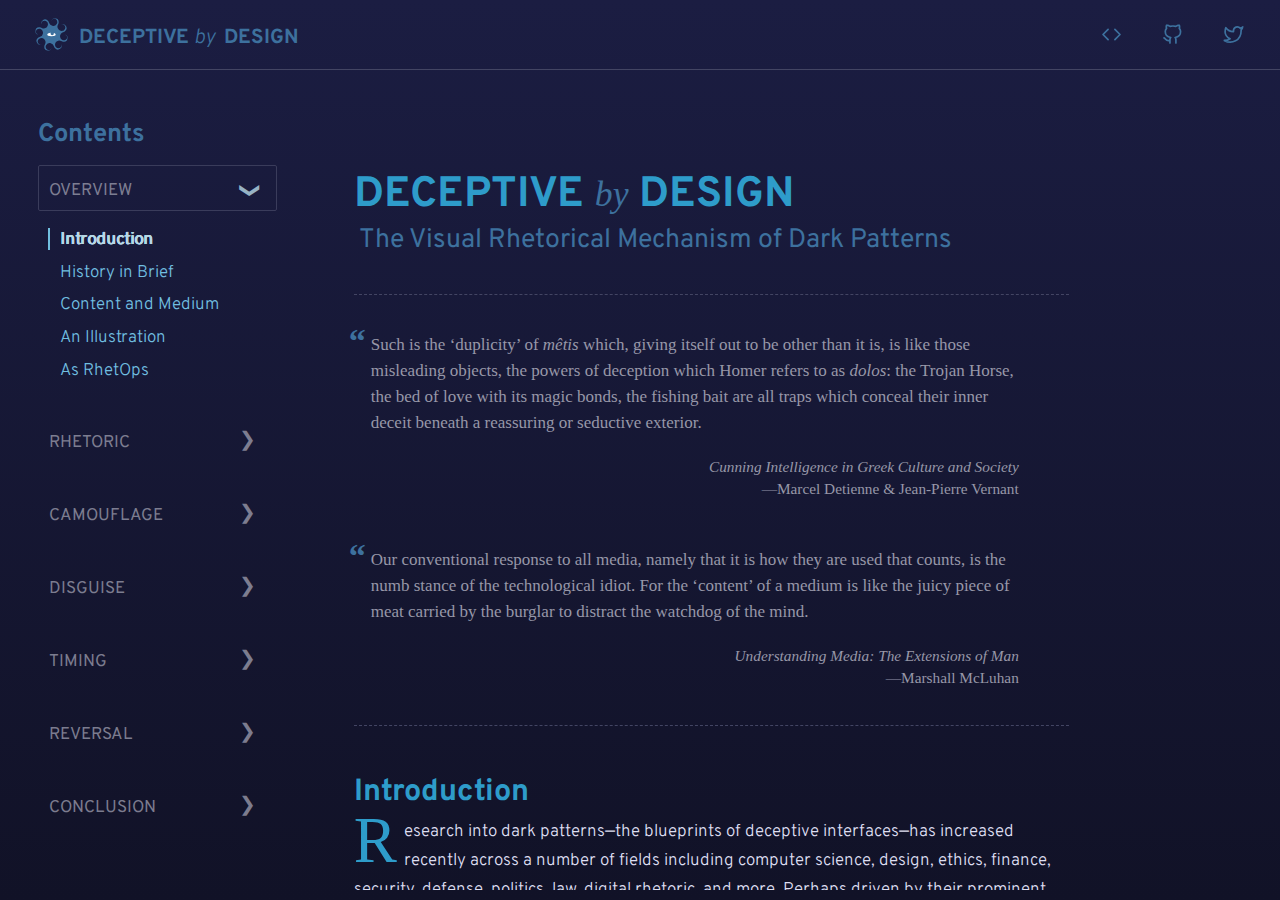
<file: index.html>
<!DOCTYPE html>
<html lang="en">
  <head>
    <meta charset="utf-8">
    <meta name="viewport" content="width=device-width, initial-scale=1.0">
    <title>Home | Deceptive by Design</title>
    <link rel="preconnect" href="https://fonts.googleapis.com">
    <link rel="preconnect" href="https://fonts.gstatic.com" crossorigin>
    <link href="https://fonts.googleapis.com/css2?family=Overpass:wght@300;500;700&display=swap" rel="stylesheet">
    <link rel="stylesheet" href="deps/css/modnorm.min.css">
    <link rel="stylesheet" href="deps/css/style.css">
  </head>
  <body>
    <main>
      <nav class="topnav">
        <a href="index.html" class="brand">
          <svg width="27" height="27" xmlns="http://www.w3.org/2000/svg" class="logo">
            <g id="metis" fill="currentColor" fill-rule="evenodd"><path d="M18.161 19.05a3.328 3.328 0 0 1 3.414-.188 4.112 4.112 0 0 0 1.841.625 3.312 3.312 0 0 0 3.592-2.997 2.651 2.651 0 0 0-2.294-2.862 2.127 2.127 0 0 1 1.817 2.3c-.133 1.465-1.423 2.476-2.892 2.413-.795-.035-1.387-.454-1.475-.5a3.329 3.329 0 0 1-1.55-2.94c.048-.247.084-.495.106-.744a3.327 3.327 0 0 1 2.292-2.594 4.123 4.123 0 0 0 1.744-.86 3.309 3.309 0 0 0 .42-4.66 2.65 2.65 0 0 0-3.645-.401c.9-.678 2.18-.533 2.91.342.943 1.13.746 2.756-.338 3.75-.586.538-1.3.661-1.397.69a3.328 3.328 0 0 1-3.285-1.105 7.084 7.084 0 0 0-.41-.529 3.326 3.326 0 0 1-.161-3.372 4.12 4.12 0 0 0 .625-1.841 3.308 3.308 0 0 0-2.997-3.592 2.65 2.65 0 0 0-2.863 2.293 2.127 2.127 0 0 1 2.3-1.816c1.465.132 2.477 1.422 2.413 2.892-.034.794-.453 1.387-.5 1.475a3.326 3.326 0 0 1-3.036 1.545 7.18 7.18 0 0 0-.611-.082l.008-.014a3.328 3.328 0 0 1-2.61-2.294 4.129 4.129 0 0 0-.86-1.744 3.308 3.308 0 0 0-4.66-.42 2.65 2.65 0 0 0-.402 3.645c-.676-.901-.533-2.181.343-2.911 1.129-.943 2.756-.745 3.75.339.538.586.661 1.3.69 1.396A3.327 3.327 0 0 1 9.328 7.58l.01.006a7.251 7.251 0 0 0-.432.33L8.9 7.902a3.328 3.328 0 0 1-3.468.223A4.118 4.118 0 0 0 3.592 7.5 3.308 3.308 0 0 0 0 10.497a2.65 2.65 0 0 0 2.293 2.862 2.126 2.126 0 0 1-1.816-2.3c.132-1.465 1.422-2.476 2.892-2.412.794.034 1.387.453 1.475.499a3.327 3.327 0 0 1 1.542 3.083 7.165 7.165 0 0 0-.074.552l-.011-.006a3.329 3.329 0 0 1-2.295 2.61 4.123 4.123 0 0 0-1.744.86 3.308 3.308 0 0 0-.42 4.66 2.65 2.65 0 0 0 3.645.402 2.127 2.127 0 0 1-2.91-.343c-.943-1.13-.746-2.756.338-3.75.586-.539 1.3-.661 1.396-.69a3.327 3.327 0 0 1 3.174.98c.133.2.276.394.429.582l-.025.006a3.328 3.328 0 0 1 .224 3.469 4.118 4.118 0 0 0-.625 1.841 3.308 3.308 0 0 0 2.997 3.592 2.65 2.65 0 0 0 2.862-2.294 2.127 2.127 0 0 1-2.3 1.816c-1.464-.132-2.476-1.422-2.413-2.891.034-.795.454-1.387.5-1.476a3.328 3.328 0 0 1 2.989-1.547c.237.046.475.08.713.103a3.328 3.328 0 0 1 2.565 2.285 4.13 4.13 0 0 0 .86 1.744 3.309 3.309 0 0 0 4.66.42 2.65 2.65 0 0 0 .402-3.645c.677.9.533 2.18-.343 2.911-1.129.942-2.756.745-3.75-.339-.538-.586-.66-1.3-.69-1.397a3.328 3.328 0 0 1 .924-3.121 7.29 7.29 0 0 0 .697-.513z" fill-rule="nonzero"/>
        		<path class="eye" d="M12.92 12a1.487 1.487 0 0 0-.207.762c0 .797.617 1.443 1.378 1.443.76 0 1.378-.646 1.378-1.443 0-.21-.043-.408-.119-.587 1.213.287 1.65.858 1.65 1.372C17 14.27 16.16 15 13.461 15 10.763 15 10 14.28 10 13.547c0-.68.68-1.442 2.92-1.547z" fill="#FFF"/>
            </g>
      		</svg>
          <span href="index.html" class="site-title">Deceptive <em>by</em> Design</span>
        </a>
        <div class="top-links">
          <a href="pg/meta.html">
            <svg aria-label="meta" class="icon" xmlns="http://www.w3.org/2000/svg" width="24" height="24" viewBox="0 0 24 24" fill="none" stroke="currentColor" stroke-width="2" stroke-linecap="round" stroke-linejoin="round" class="feather feather-code"><polyline points="16 18 22 12 16 6"></polyline><polyline points="8 6 2 12 8 18"></polyline>
            </svg>
          </a>
          <a target="_blank" href="https://github.com/ericyork/dbd">
            <svg aria-label="github" class="icon" id="github" xmlns="http://www.w3.org/2000/svg" width="24" height="24" viewBox="0 0 24 24" fill="none" stroke="currentColor" stroke-width="2" stroke-linecap="round" stroke-linejoin="round" class="feather feather-github"><path d="M9 19c-5 1.5-5-2.5-7-3m14 6v-3.87a3.37 3.37 0 0 0-.94-2.61c3.14-.35 6.44-1.54 6.44-7A5.44 5.44 0 0 0 20 4.77 5.07 5.07 0 0 0 19.91 1S18.73.65 16 2.48a13.38 13.38 0 0 0-7 0C6.27.65 5.09 1 5.09 1A5.07 5.07 0 0 0 5 4.77a5.44 5.44 0 0 0-1.5 3.78c0 5.42 3.3 6.61 6.44 7A3.37 3.37 0 0 0 9 18.13V22"></path>
            </svg>
          </a>
          <a target="_blank" href="https://twitter.com/hashtag/darkpatterns">
            <svg aria-label="twitter" class ="icon" xmlns="http://www.w3.org/2000/svg" width="24" height="24" viewBox="0 0 24 24" fill="none" stroke="currentColor" stroke-width="2" stroke-linecap="round" stroke-linejoin="round" class="feather feather-twitter"><path d="M23 3a10.9 10.9 0 0 1-3.14 1.53 4.48 4.48 0 0 0-7.86 3v1A10.66 10.66 0 0 1 3 4s-4 9 5 13a11.64 11.64 0 0 1-7 2c9 5 20 0 20-11.5a4.5 4.5 0 0 0-.08-.83A7.72 7.72 0 0 0 23 3z"></path></svg>
          </a>
          <button class="nav-tog" onclick="navTog()">&#9776;</button>
        </div>
      </nav>
      <article id="page">
        <header>
          <section class="blockhead">
            <h1>Deceptive <em>by</em> Design</h1>
            <h2 class="subtitle">The Visual Rhetorical Mechanism of Dark Patterns</h2>
          </section>
          <section class="epigraph">
    				<blockquote>Such is the ‘duplicity’ of <em>mêtis</em> which, giving itself out to be other than it is, is like those misleading objects, the powers of deception which Homer refers to as <em>dolos</em>: the Trojan Horse, the bed of love with its magic bonds, the fishing bait are all traps which conceal their inner deceit beneath a reassuring or seductive exterior.<figcaption><cite>Cunning Intelligence in Greek Culture and Society</cite><br />&mdash;Marcel Detienne & Jean-Pierre Vernant </figcaption>
            </blockquote>
            <blockquote>Our conventional response to all media, namely that it is how they are used that counts, is the numb stance of the technological idiot. For the ‘content’ of a medium is like the juicy piece of meat carried by the burglar to distract the watchdog of the mind.<figcaption><cite>Understanding Media: The Extensions of Man</cite><br />&mdash;Marshall McLuhan</figcaption>
            </blockquote>
    			</section>
        </header>
        <section>
          <div id="intro">
            <h3>Introduction</h3>
            <p>Research into dark patterns—the blueprints of deceptive interfaces—has increased recently across a number of fields including computer science, design, ethics, finance, security, defense, politics, law, digital rhetoric, and more. Perhaps driven by their prominent role in recent world events and their rapid proliferation in online spaces, this increased interest is occurring both in academic and in non-academic discourse.</p>
            <p>In the decade since the term was coined, dark patterns have gone from a humble .org domain and a hashtag used by the UX design community on Twitter (mainly for “naming and shaming” big corporations) to an active interdisciplinary research site with a steadily accumulating body of literature relevant to a growing number fields. As a result, there is a pressing need to situate dark patterns historically and contextualize them as a distinct form of interface communication in order to better understand not only how they work, but also their scope and influence. </p>
          </div>
          <p>By analyzing four kinds of deceptive interface, archetypes and variants of each, I try to bring into view the dark patterns that informed their composition. The analysis draws on Gestalt psychology, especially the visual-perceptual theory described in Rudolf Arnheim’s <cite><em>Art and Visual Perception</em></cite>, joined with the concept of rhetorical cunning, or <em>mêtis</em>, seen by feminist and embodied rhetorics as a transgressive and creative intelligence used in crossing boundaries, breaking bonds, and setting and evading traps. </p>
          <p>The analysis reveals that deceptive interfaces exploit perceptual and interpretive lacunae—gaps in how we process what we see—to deceive users. These gaps are well known to designers and in many cases involve effective design principles as well as malicious ones. They are like interactive optical illusions, deployed with malicious intent, and so I conceptualize them as visual-symbolic traps that, when triggered, turn users against themselves. Much like real traps, they consist of a disguise and a snare, although in this case constructed of visual and rhetorical materials in virtual spaces. </p>
          <p>The union of these two theoretical strands: the visual with the rhetorical, is demonstrated in the relationship they have with one another. If dark patterns are the blueprints or plans for creating visual-symbolic traps, <em>mêtis</em>, cunning intelligence, informs the mind that conceives of the trap. When the trap is sprung, it is sprung in the interface, a medium governed by the Gestalt principles that explain how people interpret what they see, and it is triggered by human eyes and hands. The cunning that devises the trap depends on understanding the four-dimensional visual nature of the interface as well as the embodied human nature of the person it targets. </p>
          <p>I selected the first epigraph for this reason. Like <em>dolos</em>—tricks— of which the Trojan Horse is exemplary, dark patterns rely on the illusion of harmlessness to conceal a lethal intent. This webtext argues that the best way to understand dark patterns is to see them as the traps they are. Therefore, to defeat them, we must become familiar with their methods of disguise, with their mechanisms of operation, and in so doing, dissolve the illusion that all deceptive interfaces ultimately depend upon and thereby render them powerless. </p>
          <div id="history"></div>
          <h3>History in Brief</h3>
          <p>The term ‘dark patterns’ entered the mainstream sometime in 2016, but had been circulating in design discourse for several years prior. The events propelling the term to national prominence involved a digital campaign strategy that saw Donald Trump win the U.S. Presidency and revealed that major U.S. technology companies, including Google and Facebook, were complicit in a conspiracy led by Russian State-sponsored actors to influence the election. These events showed the world not only how social media could be efficiently leveraged for global strategy, but also the central role that design plays in deception online.</p>
          <p>Dark patterns had been a topic in design discourse since 2010 when Harry Brignull coined the term (following his own real-life mugging), started the <a href="https://twitter.com/hashtag/darkpatterns">dark patterns hashtag</a> on Twitter, and launched <a href="https://www.deceptive.design/">darkpatterns.org</a>, a website dedicated to “naming and shaming” offenders. Within a couple of years, articles started appearing in tech-centric outlets like <a href="https://alistapart.com/article/dark-patterns-deception-vs-honesty-in-ui-design/"><em>A List Apart</em></a> and <a href="https://www.theverge.com/2013/8/29/4640308/dark-patterns-inside-the-interfaces-designed-to-trick-you"><em>The Verge</em></a> introducing the concept to audiences.</p>
          <p>The pace stepped up suddenly the middle of the decade. In <a href="https://www.fastcompany.com/3066586/the-year-dark-patterns-won">“The Year Dark Patterns Won,”</a> journalist Kelsey Campbell-Dollaghan (2016) wrote that during the election, “dark patterns &#8230; [were] wielded as weapons against democracy,” arguing how “the details of the interface used by both Facebook and Google” were employed to “mislead users.” She ultimately concluded “both companies lent legitimacy to lies through design.” This probably didn’t come as a surprise to those who’d been following the election or who were aware of dark patterns, or, frankly had been using the internet in general over the past thirty years. As <a href="https://nyupress.org/9781479837243/algorithms-of-oppression/">Safiya Umoja Noble (2018)</a> pointed out, she’d “argued for years about the harm toward women and girls. . . circulating through platforms like Google . . .” but that “no one has seemed to care until it threw a presidential election” (p. 183).</p>
          <p>Unfortunately, as with so much technology policy, legislation has failed to address the issue. The (poorly-named) Deceptive Experiences To Online Users Reduction Act (or DETOUR), introduced in 2019 by a bipartisan group of Senators, was ostensibly intended to curb the worst excesses of industry, but since it would have put the biggest offenders (Apple, Amazon, Facebook and Google) in charge of determining the standards by which dark patterns would be identified, and by implication the criteria for banning them, it likely wouldn’t have done much. In any case, according to the Library of Congress, the bill was read twice and referred to committee (<a href="https://www.congress.gov/bill/116th-congress/senate-bill/1084">“All information” 2020</a>) where it has since languished.</p>
          <div id="medium"></div>
          <h3>Content and Medium</h3>
          <p>Today, in the wake of a global pandemic that saw the rampant spread of dis- and misinformation about both virus and vaccine, and amidst ongoing atrocities in Europe wrought by Russia’s invasion of Ukraine, (predicated on yet another campaign of disinformation), people may be understandably less concerned with dark patterns in interfaces and more with how it seems easy it seems to weaponize information on the internet. Why does it matter if an app or website tricks people into sharing their personal data when state governments deploy misinformation at a global scale to justify war crimes and cover up attempted coups? </p>
          <p>It matters because the same mechanism underlying the deceptive interfaces that trick people into downloading malware (for example) also underlie the deceptive communication strategies employed in information warfare—both are designed according to the same dark patterns, both share the same characteristics, both feature the same fundamental tactics. And In some cases the source is even the same.</p>
          <p>For example, according to the most recent Chainanalysis (2022) Crypto Crime Report, “roughly 74% of ransomware revenue in 2021 &#8230; [is] highly likely to be affiliated with Russia” (p. 123). I do not mean to express a bias against the State of Russia, which is well beyond the scope of this article, merely to observe the multifaceted interplay of layers. This is why I chose the second epigraph. Fake news, dis— or misinformation, alternative facts, conspiracy theories and the like, all are the juicy bits of meat that distract the watchdogs of our minds.</p>
          <p>In 1964, decades before the dawn of the internet age, <a href="https://eric.ed.gov/?id=ED417455">Marshall McLuhan (2013)</a> reminded us how “the content or uses &#8230; are as diverse as they are ineffectual” and that rather “it is the medium that shapes and controls the scale and form of human association and action.” McLuhan warned of the media’s invisibility and how “the ‘content’ &#8230; blinds us to the character” (p.17). All the while it is the medium in fact that is “totally radical, pervasive, and decentralized” (p. 18). In other words and much more famously: “the medium is the message” (p. 17). </p>
          <p>When it comes to dark patterns, we must keep this important insight firmly in mind. It doesn’t matter whether the pattern generates an interface for tricking someone into a buying an unwanted subscription or whether it causes the toppling of a government. It is not the uses to which the technology is put that matters, but rather “the new scale that is introduced into our affairs” (p. 16), the extension it provides to our capability. What dark patterns are used for, and by whom, is ultimately less important than understanding how the sheer fact of their existence changes the world.</p>
          <div id="illustration">
            <h3>An Illustration</h3>
            <p>The moment one succumbs to a deceptive interface is highly instructive: it constitutes the edge case when one’s interpretive ability fails spectacularly: what one thought the interface to be turns out exactly wrong. Consider the deceptive interface in the figure below. A human hair has been meticulously photoshopped to appear to sit on the screen of the user’s device, prompting them to wipe it off and, in so doing, to trigger the link. </p>
            <figure>
              <img src="bin/img/sneaker.png" alt="Figure 1: “Fake Hair.” Posted to Twitter by @hydrosound, this deceptive interface consists of a fake hair photoshopped onto a sneaker advertisement so it looks like it sits atop the screen. When the user tries to wipe it away, it triggers the link wrapped around the whole image." />
              <figcaption><strong>Figure 1:</strong> “Fake Hair.” Posted to Twitter by <a href="https://twitter.com/hydrosound/status/932022319291256832?s=20&amp;t=SCdjyR3lSG8oPyX0dZsjAg">@hydrosound</a>, this deceptive interface consists of a fake hair photoshopped onto a sneaker advertisement so it looks like it sits atop the screen. When the user tries to wipe it away, it triggers the link wrapped around the whole image.</figcaption>
            </figure>
          </div>
          <p>Even the most perceptive user might instinctively try to brush the hair away and thereby trigger the malicious link. This is not persuasion, but rather a kind of hacking or exploit. What at first seemed innocent, is now revealed as sinister. The elaborately constructed sneaker ad is just a ruse to deliver the hair. Some percentage of the time the hair garners the instinctive response.</p>
          <p>This example is instructive because it illustrates four important features of deceptive interfaces shared by all dark patterns. First, they rely on disguise some kind; in this case the illusion of the hair disguises its purpose. Second, they change their form; in this case the image is actually a hyperlink. Third, they await on a specific moment in time; in this case a careless moment. And finally they reverse the user’s intent; in this case causing someone to tap a link they didn’t intend to tap. </p>
          <p>This example is highly refined, turning on a single visual trick that exploits a single perceptual weakness: the difficulty human eyes have with estimating depth. This generates a somewhat predictable human response—brushing the hair away—and in this moment what was virtual, an image projected on a screen with bits, becomes physical, as it enters the human’s eyes and triggers the human’s touch. Because they are interactive events, deceptive interfaces always blend the virtual and the embodied.</p>
          <div id="rhetops">
            <h3>As RhetOps</h3>
            <p>In the introduction to their recent collection, <em>RhetOps: Rhetoric and Information Warfare,</em> <a href="https://upittpress.org/books/9780822945895/">Jim Rodolfo &amp; William Hart-Davidson (2019)</a> wrote of the “dark side” of digital composition and argued the “production and proliferation of mass disinformation” is a consequence of the “ability of our disciplinary knowledge to become weaponized” (p. 4). Dark patterns represent just such weaponization of rhetoric and are involved in activities ranging from the highly questionable to the clearly criminal.</p>
            <p>Due to their interactive and visual-symbolic structure, as well as the only-ever-partially visible network within which they operate, dark patterns, like other complex interactive media, present challenges to traditional analytic methods, as Angie Mallory (2019) noted in her study of the rhetoric-operations divide, writing of the need to “devise a way to analyze . . . by layers” (p. 206). Dark patterns, thankfully, are not nearly as complicated as the viral extremist propaganda videos Mallory wrote about, nevertheless share characteristics of interactivity, deception, and networked distribution.</p>
            <p>As I hope this overview has shown, dark patterns are of concern to several fields of study. Scholars largely agree that dark patterns constitute significant threats to individuals, to organizations, and to governments. And the thread running through from end to end is profoundly rhetorical, a kind of forced persuasion that slips past our defenses. In next section I follow this thread into theories of visual perception and rhetorical cunning and review the literature on dark patterns.</p>
          </div>
        </section>
        <nav class="arrows">
          <a class="prev disabled">
            <svg class="lg-icon" xmlns="http://www.w3.org/2000/svg" width="24" height="24" viewBox="0 0 24 24" fill="none" stroke="currentColor" stroke-width="2" stroke-linecap="round" stroke-linejoin="round" class="feather feather-arrow-left-circle"><circle cx="12" cy="12" r="10"></circle><polyline points="12 8 8 12 12 16"></polyline><line x1="16" y1="12" x2="8" y2="12"></line></svg>
            <span>Back</span>
          </a>
          <ul class="pages">
            <li><a class="page-num" href="#" aria-current="page">1</a></li>
            <li><a class="page-num" href="pg/theory.html">2</a></li>
            <li><a class="page-num" href="pg/camouflage.html">3</a></li>
            <li><a class="page-num" href="pg/disguise.html">4</a></li>
            <li><a class="page-num" href="pg/timing.html">5</a></li>
            <li><a class="page-num" href="pg/reversal.html">6</a></li>
            <li><a class="page-num" href="pg/conclusion.html">7</a></li>
          </ul>
          <a class="next" href="pg/theory.html">
            <svg class="lg-icon" xmlns="http://www.w3.org/2000/svg" width="24" height="24" viewBox="0 0 24 24" fill="none" stroke="currentColor" stroke-width="2" stroke-linecap="round" stroke-linejoin="round" class="feather feather-arrow-right-circle"><circle cx="12" cy="12" r="10"></circle><polyline points="12 16 16 12 12 8"></polyline><line x1="8" y1="12" x2="16" y2="12"></line></svg>
            <span>Next</span>
          </a>
        </nav>
      </article>
      <nav class="sidenav">
        <div class="xtra-links">
          <a href="pg/meta.html">
            <svg aria-label="meta" class="icon" xmlns="http://www.w3.org/2000/svg" width="24" height="24" viewBox="0 0 24 24" fill="none" stroke="currentColor" stroke-width="2" stroke-linecap="round" stroke-linejoin="round" class="feather feather-code"><polyline points="16 18 22 12 16 6"></polyline><polyline points="8 6 2 12 8 18"></polyline>
            </svg>
          </a>
          <a target="_blank" href="https://github.com/ericyork/dbd">
            <svg aria-label="github" class="icon" id="github" xmlns="http://www.w3.org/2000/svg" width="24" height="24" viewBox="0 0 24 24" fill="none" stroke="currentColor" stroke-width="2" stroke-linecap="round" stroke-linejoin="round" class="feather feather-github"><path d="M9 19c-5 1.5-5-2.5-7-3m14 6v-3.87a3.37 3.37 0 0 0-.94-2.61c3.14-.35 6.44-1.54 6.44-7A5.44 5.44 0 0 0 20 4.77 5.07 5.07 0 0 0 19.91 1S18.73.65 16 2.48a13.38 13.38 0 0 0-7 0C6.27.65 5.09 1 5.09 1A5.07 5.07 0 0 0 5 4.77a5.44 5.44 0 0 0-1.5 3.78c0 5.42 3.3 6.61 6.44 7A3.37 3.37 0 0 0 9 18.13V22"></path>
            </svg>
          </a>
          <a target="_blank" href="https://twitter.com/hashtag/darkpatterns">
            <svg aria-label="twitter" class="icon" xmlns="http://www.w3.org/2000/svg" width="24" height="24" viewBox="0 0 24 24" fill="none" stroke="currentColor" stroke-width="2" stroke-linecap="round" stroke-linejoin="round" class="feather feather-twitter"><path d="M23 3a10.9 10.9 0 0 1-3.14 1.53 4.48 4.48 0 0 0-7.86 3v1A10.66 10.66 0 0 1 3 4s-4 9 5 13a11.64 11.64 0 0 1-7 2c9 5 20 0 20-11.5a4.5 4.5 0 0 0-.08-.83A7.72 7.72 0 0 0 23 3z"></path></svg>
          </a>
        </div>
        <h2>Contents</h2>
        <section class="nav-section">
          <h3 class="opened">Overview</h3>
          <ul class="collapse show">
            <li><a href="#intro">Introduction</a></li>
            <li><a href="#history">History in Brief</a></li>
            <li><a href="#medium">Content and Medium</a></li>
            <li><a href="#illustration">An Illustration</a></li>
            <li><a href="#rhetops">As RhetOps</a></li>
          </ul>
        </section>
        <section class="nav-section">
          <h3>Rhetoric</h3>
          <ul class="collapse">
            <li><a href="pg/theory.html#visual">Perception</a></li>
            <li><a href="pg/theory.html#weapons">Weaponization</a></li>
            <li><a href="pg/theory.html#privacy">Privacy and Profits</a></li>
            <li><a href="pg/theory.html#rhetoric">Rhetorical Cunning</a></li>
            <li><a href="pg/theory.html#embody">Embodiment</a></li>
          </ul>
        </section>
        <section class="nav-section">
          <h3>Camouflage</h3>
          <ul class="collapse">
            <li><a href="pg/camouflage.html#top">Misdirecting</a></li>
            <li><a href="pg/camouflage.html#eg1">Shapeshifting</a></li>
            <li><a href="pg/camouflage.html#eg2">No Affordance</a></li>
            <li><a href="pg/camouflage.html#eg3">Low Contrast</a></li>
            <li><a href="pg/camouflage.html#eg4">Out of Sight</a></li>
          </ul>
        </section>
        <section class="nav-section">
          <h3>Disguise</h3>
          <ul class="collapse">
            <li><a href="pg/disguise.html#top">Disguises</a></li>
            <li><a href="pg/disguise.html#eg1">Something Else</a></li>
            <li><a href="pg/disguise.html#eg2">Not Sure?</a></li>
            <li><a href="pg/disguise.html#eg3">Sneaky Submit</a></li>
          </ul>
        </section>
        <section class="nav-section">
          <h3>Timing</h3>
          <ul class="collapse">
            <li><a href="pg/timing.html#top">Timing</a></li>
            <li><a href="pg/timing.html#eg1"><em>Kairos</em></a></li>
            <li><a href="pg/timing.html#eg2">Space</a></li>
            <li><a href="pg/timing.html#eg3">Changes</a></li>
          </ul>
        </section>
        <section class="nav-section">
          <h3>Reversal</h3>
          <ul class="collapse">
            <li><a href="pg/reversal.html#top">Reversals</a></li>
            <li><a href="pg/reversal.html#eg1">Extreme Ambuguity</a></li>
            <li><a href="pg/reversal.html#eg2">Ambiguous Identity</a></li>
            <li><a href="pg/reversal.html#eg3">No Choice</a></li>
          </ul>
        </section>
        <section class="nav-section">
          <h3>Conclusion</h3>
          <ul class="collapse">
            <li><a href="pg/conclusion.html#understand">Understanding</a></li>
            <li><a href="pg/conclusion.html#defend">Defense</a></li>
            <li><a href="pg/conclusion.html#direction">Directions</a></li>
            <li><a href="pg/conclusion.html#refs">References</a></li>
          </ul>
        </section>
      </nav>
    </main>
    <!--
    loads scripts -->
    <script src="deps/js/main.js"></script>
  </body>
</html>
</file>
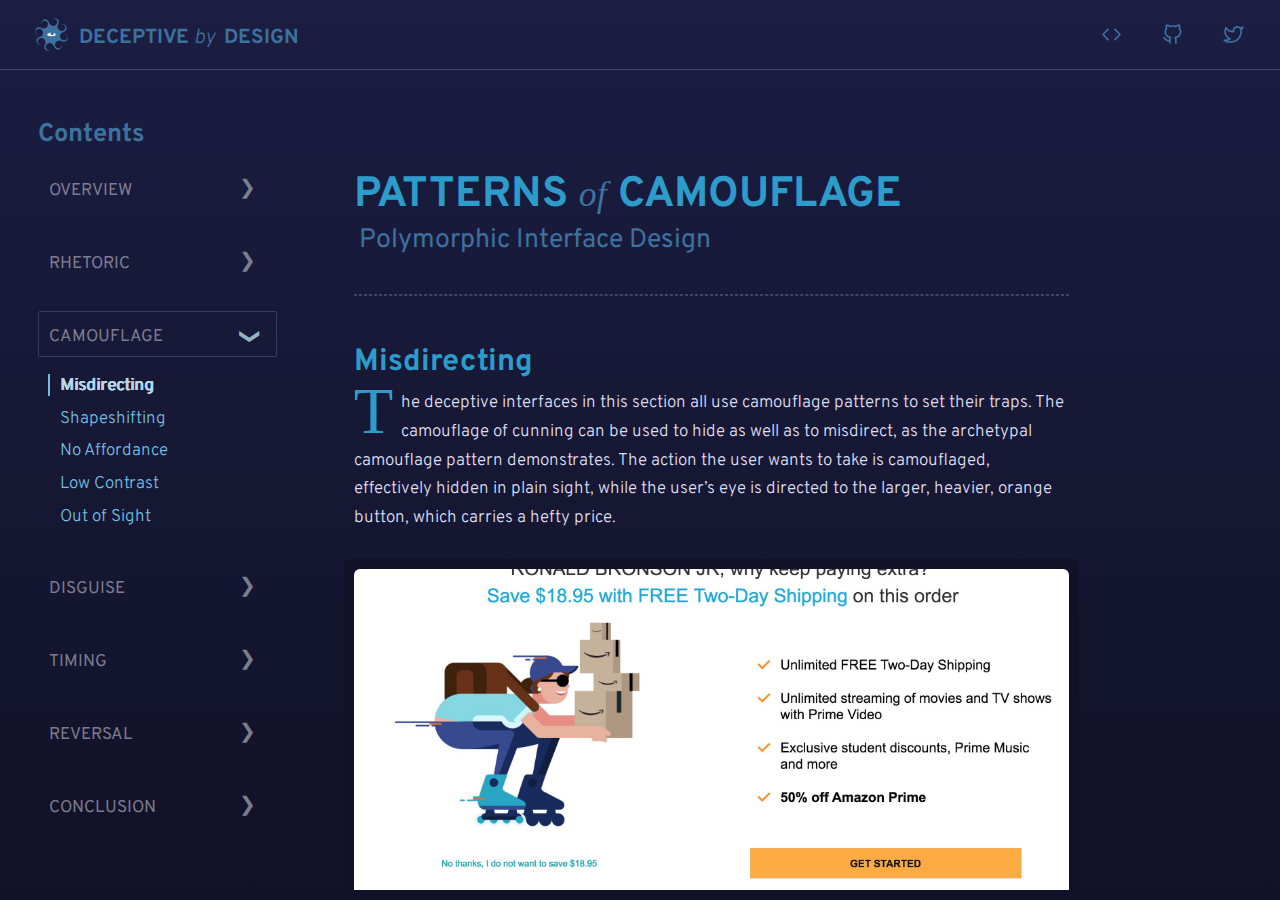
<file: pg/camouflage.html>
<!DOCTYPE html>
<html lang="en">
  <head>
    <meta charset="utf-8">
    <meta name="viewport" content="width=device-width, initial-scale=1.0">
    <title>Camouflage | Deceptive by Design</title>
    <link rel="preconnect" href="https://fonts.googleapis.com">
    <link rel="preconnect" href="https://fonts.gstatic.com" crossorigin>
    <link href="https://fonts.googleapis.com/css2?family=Overpass:wght@300;500;700&display=swap" rel="stylesheet">
    <link rel="stylesheet" href="../deps/css/modnorm.min.css">
    <link rel="stylesheet" href="../deps/css/style.css">
  </head>
  <body>
    <main>
      <nav class="topnav">
        <a href="../index.html" class="brand">
          <svg width="27" height="27" xmlns="http://www.w3.org/2000/svg" class="logo">
            <g id="metis" fill="currentColor" fill-rule="evenodd"><path d="M18.161 19.05a3.328 3.328 0 0 1 3.414-.188 4.112 4.112 0 0 0 1.841.625 3.312 3.312 0 0 0 3.592-2.997 2.651 2.651 0 0 0-2.294-2.862 2.127 2.127 0 0 1 1.817 2.3c-.133 1.465-1.423 2.476-2.892 2.413-.795-.035-1.387-.454-1.475-.5a3.329 3.329 0 0 1-1.55-2.94c.048-.247.084-.495.106-.744a3.327 3.327 0 0 1 2.292-2.594 4.123 4.123 0 0 0 1.744-.86 3.309 3.309 0 0 0 .42-4.66 2.65 2.65 0 0 0-3.645-.401c.9-.678 2.18-.533 2.91.342.943 1.13.746 2.756-.338 3.75-.586.538-1.3.661-1.397.69a3.328 3.328 0 0 1-3.285-1.105 7.084 7.084 0 0 0-.41-.529 3.326 3.326 0 0 1-.161-3.372 4.12 4.12 0 0 0 .625-1.841 3.308 3.308 0 0 0-2.997-3.592 2.65 2.65 0 0 0-2.863 2.293 2.127 2.127 0 0 1 2.3-1.816c1.465.132 2.477 1.422 2.413 2.892-.034.794-.453 1.387-.5 1.475a3.326 3.326 0 0 1-3.036 1.545 7.18 7.18 0 0 0-.611-.082l.008-.014a3.328 3.328 0 0 1-2.61-2.294 4.129 4.129 0 0 0-.86-1.744 3.308 3.308 0 0 0-4.66-.42 2.65 2.65 0 0 0-.402 3.645c-.676-.901-.533-2.181.343-2.911 1.129-.943 2.756-.745 3.75.339.538.586.661 1.3.69 1.396A3.327 3.327 0 0 1 9.328 7.58l.01.006a7.251 7.251 0 0 0-.432.33L8.9 7.902a3.328 3.328 0 0 1-3.468.223A4.118 4.118 0 0 0 3.592 7.5 3.308 3.308 0 0 0 0 10.497a2.65 2.65 0 0 0 2.293 2.862 2.126 2.126 0 0 1-1.816-2.3c.132-1.465 1.422-2.476 2.892-2.412.794.034 1.387.453 1.475.499a3.327 3.327 0 0 1 1.542 3.083 7.165 7.165 0 0 0-.074.552l-.011-.006a3.329 3.329 0 0 1-2.295 2.61 4.123 4.123 0 0 0-1.744.86 3.308 3.308 0 0 0-.42 4.66 2.65 2.65 0 0 0 3.645.402 2.127 2.127 0 0 1-2.91-.343c-.943-1.13-.746-2.756.338-3.75.586-.539 1.3-.661 1.396-.69a3.327 3.327 0 0 1 3.174.98c.133.2.276.394.429.582l-.025.006a3.328 3.328 0 0 1 .224 3.469 4.118 4.118 0 0 0-.625 1.841 3.308 3.308 0 0 0 2.997 3.592 2.65 2.65 0 0 0 2.862-2.294 2.127 2.127 0 0 1-2.3 1.816c-1.464-.132-2.476-1.422-2.413-2.891.034-.795.454-1.387.5-1.476a3.328 3.328 0 0 1 2.989-1.547c.237.046.475.08.713.103a3.328 3.328 0 0 1 2.565 2.285 4.13 4.13 0 0 0 .86 1.744 3.309 3.309 0 0 0 4.66.42 2.65 2.65 0 0 0 .402-3.645c.677.9.533 2.18-.343 2.911-1.129.942-2.756.745-3.75-.339-.538-.586-.66-1.3-.69-1.397a3.328 3.328 0 0 1 .924-3.121 7.29 7.29 0 0 0 .697-.513z" fill-rule="nonzero"/>
        		<path class="eye" d="M12.92 12a1.487 1.487 0 0 0-.207.762c0 .797.617 1.443 1.378 1.443.76 0 1.378-.646 1.378-1.443 0-.21-.043-.408-.119-.587 1.213.287 1.65.858 1.65 1.372C17 14.27 16.16 15 13.461 15 10.763 15 10 14.28 10 13.547c0-.68.68-1.442 2.92-1.547z" fill="#FFF"/>
            </g>
      		</svg>
          <span href="index.html" class="site-title">Deceptive <em>by</em> Design</span>
        </a>
        <div class="top-links">
          <a href="meta.html">
            <svg aria-label="meta" class="icon" xmlns="http://www.w3.org/2000/svg" width="24" height="24" viewBox="0 0 24 24" fill="none" stroke="currentColor" stroke-width="2" stroke-linecap="round" stroke-linejoin="round" class="feather feather-code"><polyline points="16 18 22 12 16 6"></polyline><polyline points="8 6 2 12 8 18"></polyline>
            </svg>
          </a>
          <a target="_blank" href="https://github.com/ericyork/dbd">
            <svg aria-label="github" class="icon" id="github" xmlns="http://www.w3.org/2000/svg" width="24" height="24" viewBox="0 0 24 24" fill="none" stroke="currentColor" stroke-width="2" stroke-linecap="round" stroke-linejoin="round" class="feather feather-github"><path d="M9 19c-5 1.5-5-2.5-7-3m14 6v-3.87a3.37 3.37 0 0 0-.94-2.61c3.14-.35 6.44-1.54 6.44-7A5.44 5.44 0 0 0 20 4.77 5.07 5.07 0 0 0 19.91 1S18.73.65 16 2.48a13.38 13.38 0 0 0-7 0C6.27.65 5.09 1 5.09 1A5.07 5.07 0 0 0 5 4.77a5.44 5.44 0 0 0-1.5 3.78c0 5.42 3.3 6.61 6.44 7A3.37 3.37 0 0 0 9 18.13V22"></path>
            </svg>
          </a>
          <a target="_blank" href="https://twitter.com/hashtag/darkpatterns">
            <svg aria-label="twitter" class ="icon" xmlns="http://www.w3.org/2000/svg" width="24" height="24" viewBox="0 0 24 24" fill="none" stroke="currentColor" stroke-width="2" stroke-linecap="round" stroke-linejoin="round" class="feather feather-twitter"><path d="M23 3a10.9 10.9 0 0 1-3.14 1.53 4.48 4.48 0 0 0-7.86 3v1A10.66 10.66 0 0 1 3 4s-4 9 5 13a11.64 11.64 0 0 1-7 2c9 5 20 0 20-11.5a4.5 4.5 0 0 0-.08-.83A7.72 7.72 0 0 0 23 3z"></path></svg>
          </a>
          <button class="nav-tog" onclick="navTog()">&#9776;</button>
        </div>
      </nav>
      <article>
        <header>
          <section class="blockhead">
            <h1>Patterns <em>of</em> Camouflage</h1>
            <h2 class="subtitle">Polymorphic Interface Design</h2>
            <hr />
          </section>
        </header>
        <section>
          <div id="top">
            <h3>Misdirecting</h3>
            <p>The deceptive interfaces in this section all use camouflage patterns to set their traps. The camouflage of cunning can be used to hide as well as to misdirect, as the archetypal camouflage pattern demonstrates. The action the user wants to take is camouflaged, effectively hidden in plain sight, while the user’s eye is directed to the larger, heavier, orange button, which carries a hefty price.</p>
            <figure>
              <img src="../bin/img/1acamo.jpg" alt="Figure 4a: “Hidden in Plain Sight” posted by Twitter user @ronbronson. This example hides the decline action in plain sight, vastly overshadowed by the action that requires the user to purchase the premium offering." />
              <figcaption><strong>Figure 4a:</strong> “Hidden in Plain Sight” posted by Twitter user <a href="https://twitter.com/ronbronson/status/922853986088247301?s=20&amp;t=M0tGxKTEDLWcrZnHJV_Bmg">@ronbronson</a>. This example hides the decline action in plain sight, vastly overshadowed by the action that requires the user to purchase the premium offering.</figcaption>
            </figure>
          </div>
          <p>In dark patterns, polymorphism is found where things appear to be other than they are, when light or arrangement is used as a weapon to misdirect or as a shield, to hide from view. Polymorphism is apparent when objects in the interface change in form or meaning, have unpredictable effects, appear and disappear.</p>
          <figure>
          <img src="../bin/img/1bcamo.jpg" alt="Figure 4b: “Hidden Plainly Explained” shows the visual path a user’s eye is likely to take, and also explains why the decline action is colored teal, similar to the rollerblades." />
          <figcaption><strong>Figure 4b:</strong> “Hidden Plainly Explained” shows the visual path a user’s eye is likely to take, and also explains why the decline action is colored teal, similar to the rollerblades.</figcaption>
          </figure>
          <div id="eg1">
            <h3>Shapeshifting</h3>
            <p>Cunning’s ability to change its shape is rooted in the mythology. Metis was an ocean goddess known for the power of transformation. According to Marcel Detienne &amp; Jean-Pierre Vernant (1978/1991), Metis could assume any number of forms and run through them with fascinating speed, becoming variously in succession “a lion, a bull, a fly, a fish, a bird, a flame or flowing water” (p. 20). Recall this had led to her downfall—Zeus had tricked her into becoming a fly precisely so he could swallow her whole (<a href="http://www.perseus.tufts.edu/hopper/text?doc=Perseus:abo:tlg,0020,001:927">Hesiod, 1914, ln. 901</a>).</p>
          </div>
          <p>In the animal world, being fixed or frozen is to die, and a polymorphic nature provides camouflage that allows motion, and therefore life. Atwill (1998/2009) writes of this transformative, transgressive motion enables “the fishing frog to transform part of its own body into bait” and when “the octopus camouflages itself” (p. 56) against the rock. To these, Detienne and Vernant (1978/1991) add the dappling of a fawn, mottling of a snake, and stripes of a tiger, as well as the sheen on fabric and the “glittering of a weapon” or “shields that glitter as they move” (p. 19).</p>
          <p>From these examples it’s evident that camouflage is not only for defense, but is also employed in attack. The apparent movement created by camouflage distracts the prey so the predator can move into position. The camouflage pattern is optically structured to create a disturbance in the vision. Detienne and Vernant (1978/1991) wrote: “This many-coloured sheen or complex of appearances produces an effect of iridescence, shimmering, an interplay of reflections which the Greeks perceived as the ceaseless vibrations of light” (18). With light as its tool, the technology of camouflage can both hide and misdirect; it can fool the eye in both ways.</p>
          <p>Thus, metis “is not one, not unified,” Detienne and Vernant wrote, “but multiple and diverse.” This diversity is exemplified by Odysseus (whose patron is Athena), forever ready with his tricks and expedients, as well as by the artist who has from Athena and Hephaestus a <em>techne pantoie</em>, “an art of many facets” (p. 18) The power of metamorphosis is evident in both of these contexts: the flexibility of Odysseys’ mind to always find an escape or clever stratagem, as well as the multifaceted skillset required by artisans and gifted to them by Athena who is, we must always remember, Metis’ true daughter.</p>
          <div id="eg2"></div>
            <h3>No Affordance</h3>
            <p>In this example, the true form the link take changes, shifts, and the meaning of what a link is, is transformed as well. This allows the creation of a true disguise as the real link becomes nearly invisible in a crowd of similar-looking words. The route of escape has been hidden: the user is ensnared. This camouflage will prevent at least some users from unsubscribing.</p>
            <figure>
              <img src="../bin/img/2camo.jpg" alt="Figure 5: “Lack of affordance” posted by Twitter user @jamiebrighton. In this variant, the camouflage is achieved by ." />
              <figcaption><strong>Figure 5:</strong> “Lack of affordance” posted by Twitter user <a href="https://twitter.com/jamiebrighton/status/1088180780336103424?s=20&amp;t=4hf-J6rgEUl11kiZeo2w6w">@jamiebrighton</a>. In this variant, the camouflage is achieved by .</figcaption>
            </figure>
          <p>This camouflage is effected by exploiting the conventions of visual design. The convention of consistency would dictate that hyperlinks in paragraph text all be styled the same way. Like the dark patterns of disguise, dark patterns of camouflage also rely on the Gestalt Law of Similarity and Jakob’s Law. The visual properties of the hyperlink—its color and font-weight are assumed to define membership in a group, and, since almost all other websites style links consistently, users would expect this one to do the same, but it doesn’t. </p>
          <div id="eg3"></div>
          <h3>Low Contrast</h3>
          <p>Dark patterns of camouflage also rely heavily on the Gestalt concept of figure-ground, which states that objects that have more contrast with their surroundings have more visual salience, stand out and are seen to be the figure in the image, rather than mere background. However, when there is not enough contrast, as in this camouflage variant, the way out is difficult to find.</p>
          <figure>
            <img src="../bin/img/3camo.jpg" alt="Figure 6: “Contrast Low to None” posted by Twitter user @benjwalsh. This classic variant hides the unsubscribe link though contrast, lack of visual affordance, and in a crowd of other words." />
            <figcaption><strong>Figure 6:</strong> “Contrast Low to None” posted by Twitter user <a href="https://twitter.com/benjwalsh/status/1002849871236358144?s=20&amp;t=I_R-sPyv0lYKCcomKid_2w">@benjwalsh</a>. This classic variant hides the unsubscribe link though contrast, lack of visual affordance, and in a crowd of other words.</figcaption>
          </figure>
          <div id="eg4">
            <h3>Out of Sight</h3>
            <p>This camouflage variant hides the decline action inside the options of a select menu. Sandwiched between Denmark and Finland is the country of “Don’t Insure Me” which is the only way to avoid purchasing the travel insurance this scammy site wants to sell.</p>
            <figure>
              <img src="../bin/img/4camo.png" alt="Figure 7: “Hidden Out of Sight” posted by Twitter user @jamiebrighton. In this variant, the camouflage is achieved by tucking the troublesome link away in a menu where no one is likely to look." />
              <figcaption><strong>Figure 7:</strong> “Hidden Out of Sight” posted by Twitter user <a href="https://twitter.com/jamiebrighton/status/1088180780336103424?s=20&amp;t=4hf-J6rgEUl11kiZeo2w6w">@jamiebrighton</a>. In this variant, the camouflage is achieved by tucking the troublesome link away in a menu where no one is likely to look.</figcaption>
            </figure>
            <p>In dark patterns, polymorphism is found where things appear to be other than they are, when light or arrangement is used as a weapon to misdirect or as a shield, to hide from view. Polymorphism is apparent when objects in the interface change in form or meaning, have unpredictable effects, appear and disappear. </p>
          </div>
        </section>
        <nav class="arrows">
          <a class="prev" href="theory.html">
            <svg class="lg-icon" xmlns="http://www.w3.org/2000/svg" width="24" height="24" viewBox="0 0 24 24" fill="none" stroke="currentColor" stroke-width="2" stroke-linecap="round" stroke-linejoin="round" class="feather feather-arrow-left-circle"><circle cx="12" cy="12" r="10"></circle><polyline points="12 8 8 12 12 16"></polyline><line x1="16" y1="12" x2="8" y2="12"></line></svg>
            <span>Back</span>
          </a>
          <ul class="pages">
            <li><a class="page-num" href="../index.html">1</a></li>
            <li><a class="page-num" href="theory.html">2</a></li>
            <li><a class="page-num" href="camouflage.html" aria-current="page">3</a></li>
            <li><a class="page-num" href="disguise.html">4</a></li>
            <li><a class="page-num" href="timing.html">5</a></li>
            <li><a class="page-num" href="reversal.html">6</a></li>
            <li><a class="page-num" href="conclusion.html">7</a></li>
          </ul>
          <a class="next" href="disguise.html">
            <svg class="lg-icon" xmlns="http://www.w3.org/2000/svg" width="24" height="24" viewBox="0 0 24 24" fill="none" stroke="currentColor" stroke-width="2" stroke-linecap="round" stroke-linejoin="round" class="feather feather-arrow-right-circle"><circle cx="12" cy="12" r="10"></circle><polyline points="12 16 16 12 12 8"></polyline><line x1="8" y1="12" x2="16" y2="12"></line></svg>
            <span>Next</span>
          </a>
        </nav>
      </article>
      <nav class="sidenav">
        <div class="xtra-links">
          <a href="pg/meta.html">
            <svg aria-label="meta" class="icon" xmlns="http://www.w3.org/2000/svg" width="24" height="24" viewBox="0 0 24 24" fill="none" stroke="currentColor" stroke-width="2" stroke-linecap="round" stroke-linejoin="round" class="feather feather-code"><polyline points="16 18 22 12 16 6"></polyline><polyline points="8 6 2 12 8 18"></polyline>
            </svg>
          </a>
          <a target="_blank" href="https://github.com/ericyork/dbd">
            <svg aria-label="github" class="icon" id="github" xmlns="http://www.w3.org/2000/svg" width="24" height="24" viewBox="0 0 24 24" fill="none" stroke="currentColor" stroke-width="2" stroke-linecap="round" stroke-linejoin="round" class="feather feather-github"><path d="M9 19c-5 1.5-5-2.5-7-3m14 6v-3.87a3.37 3.37 0 0 0-.94-2.61c3.14-.35 6.44-1.54 6.44-7A5.44 5.44 0 0 0 20 4.77 5.07 5.07 0 0 0 19.91 1S18.73.65 16 2.48a13.38 13.38 0 0 0-7 0C6.27.65 5.09 1 5.09 1A5.07 5.07 0 0 0 5 4.77a5.44 5.44 0 0 0-1.5 3.78c0 5.42 3.3 6.61 6.44 7A3.37 3.37 0 0 0 9 18.13V22"></path>
            </svg>
          </a>
          <a target="_blank" href="https://twitter.com/hashtag/darkpatterns">
            <svg aria-label="twitter" class="icon" xmlns="http://www.w3.org/2000/svg" width="24" height="24" viewBox="0 0 24 24" fill="none" stroke="currentColor" stroke-width="2" stroke-linecap="round" stroke-linejoin="round" class="feather feather-twitter"><path d="M23 3a10.9 10.9 0 0 1-3.14 1.53 4.48 4.48 0 0 0-7.86 3v1A10.66 10.66 0 0 1 3 4s-4 9 5 13a11.64 11.64 0 0 1-7 2c9 5 20 0 20-11.5a4.5 4.5 0 0 0-.08-.83A7.72 7.72 0 0 0 23 3z"></path></svg>
          </a>
        </div>
        <h2>Contents</h2>
        <section class="nav-section">
          <h3>Overview</h3>
          <ul class="collapse">
            <li><a href="../index.html#intro">Introduction</a></li>
            <li><a href="../index.html#history">History in Brief</a></li>
            <li><a href="../index.html#medium">Content and Medium</a></li>
            <li><a href="../index.html#illustration">An Illustration</a></li>
            <li><a href="../index.html#rhetops">As RhetOps</a></li>
          </ul>
        </section>
        <section class="nav-section">
          <h3>Rhetoric</h3>
          <ul class="collapse">
            <li><a href="theory.html#visual">Perception</a></li>
            <li><a href="theory.html#weapons">Weaponization</a></li>
            <li><a href="theory.html#privacy">Privacy and Profits</a></li>
            <li><a href="theory.html#rhetoric">Rhetorical Cunning</a></li>
            <li><a href="theory.html#embody">Embodiment</a></li>
          </ul>
        </section>
        <section class="nav-section">
          <h3 class="opened">Camouflage</h3>
          <ul class="collapse show">
            <li><a href="#top">Misdirecting</a></li>
            <li><a href="#eg1">Shapeshifting</a></li>
            <li><a href="#eg2">No Affordance</a></li>
            <li><a href="#eg3">Low Contrast</a></li>
            <li><a href="#eg4">Out of Sight</a></li>
          </ul>
        </section>
        <section class="nav-section">
          <h3>Disguise</h3>
          <ul class="collapse">
            <li><a href="disguise.html#top">Disguises</a></li>
            <li><a href="disguise.html#eg1">Something Else</a></li>
            <li><a href="disguise.html#eg2">Not Sure?</a></li>
            <li><a href="disguise.html#eg3">Sneaky Submit</a></li>
          </ul>
        </section>
        <section class="nav-section">
          <h3>Timing</h3>
          <ul class="collapse">
            <li><a href="timing.html#top">Timing</a></li>
            <li><a href="timing.html#eg1"><em>Kairos</em></a></li>
            <li><a href="timing.html#eg2">Space</a></li>
            <li><a href="timing.html#eg3">Changes</a></li>
          </ul>
        </section>
        <section class="nav-section">
          <h3>Reversal</h3>
          <ul class="collapse">
            <li><a href="reversal.html#top">Reversals</a></li>
            <li><a href="reversal.html#eg1">Extreme Ambuguity</a></li>
            <li><a href="reversal.html#eg2">Ambiguous Identity</a></li>
            <li><a href="reversal.html#eg3">No Choice</a></li>
          </ul>
        </section>
        <section class="nav-section">
          <h3>Conclusion</h3>
          <ul class="collapse">
            <li><a href="conclusion.html#understand">Understanding</a></li>
            <li><a href="conclusion.html#defend">Defense</a></li>
            <li><a href="conclusion.html#direction">Directions</a></li>
            <li><a href="conclusion.html#refs">References</a></li>
          </ul>
        </section>
      </nav>
    </main>
    <!--
    loads scripts -->
    <script src="../deps/js/main.js"></script>
  </body>
</html>
</file>
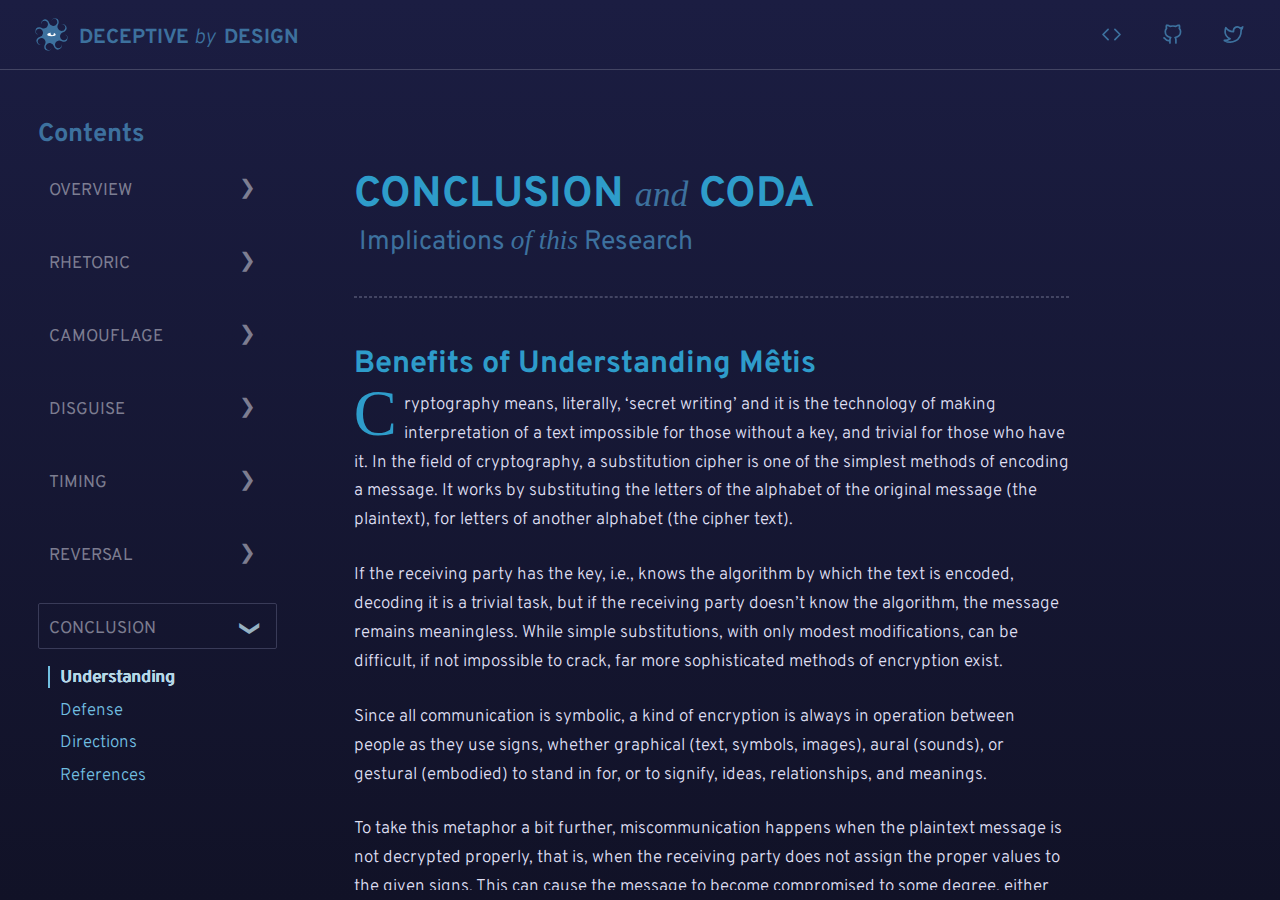
<file: pg/conclusion.html>
<!DOCTYPE html>
<html lang="en">
  <head>
    <meta charset="utf-8">
    <meta name="viewport" content="width=device-width, initial-scale=1.0">
    <title>Conclusion | Deceptive by Design</title>
    <link rel="preconnect" href="https://fonts.googleapis.com">
    <link rel="preconnect" href="https://fonts.gstatic.com" crossorigin>
    <link href="https://fonts.googleapis.com/css2?family=Overpass:wght@300;500;700&display=swap" rel="stylesheet">
    <link rel="stylesheet" href="../deps/css/modnorm.min.css">
    <link rel="stylesheet" href="../deps/css/style.css">
  </head>
  <body>
    <main>
      <nav class="topnav">
        <a href="../index.html" class="brand">
          <svg width="27" height="27" xmlns="http://www.w3.org/2000/svg" class="logo">
            <g id="metis" fill="currentColor" fill-rule="evenodd"><path d="M18.161 19.05a3.328 3.328 0 0 1 3.414-.188 4.112 4.112 0 0 0 1.841.625 3.312 3.312 0 0 0 3.592-2.997 2.651 2.651 0 0 0-2.294-2.862 2.127 2.127 0 0 1 1.817 2.3c-.133 1.465-1.423 2.476-2.892 2.413-.795-.035-1.387-.454-1.475-.5a3.329 3.329 0 0 1-1.55-2.94c.048-.247.084-.495.106-.744a3.327 3.327 0 0 1 2.292-2.594 4.123 4.123 0 0 0 1.744-.86 3.309 3.309 0 0 0 .42-4.66 2.65 2.65 0 0 0-3.645-.401c.9-.678 2.18-.533 2.91.342.943 1.13.746 2.756-.338 3.75-.586.538-1.3.661-1.397.69a3.328 3.328 0 0 1-3.285-1.105 7.084 7.084 0 0 0-.41-.529 3.326 3.326 0 0 1-.161-3.372 4.12 4.12 0 0 0 .625-1.841 3.308 3.308 0 0 0-2.997-3.592 2.65 2.65 0 0 0-2.863 2.293 2.127 2.127 0 0 1 2.3-1.816c1.465.132 2.477 1.422 2.413 2.892-.034.794-.453 1.387-.5 1.475a3.326 3.326 0 0 1-3.036 1.545 7.18 7.18 0 0 0-.611-.082l.008-.014a3.328 3.328 0 0 1-2.61-2.294 4.129 4.129 0 0 0-.86-1.744 3.308 3.308 0 0 0-4.66-.42 2.65 2.65 0 0 0-.402 3.645c-.676-.901-.533-2.181.343-2.911 1.129-.943 2.756-.745 3.75.339.538.586.661 1.3.69 1.396A3.327 3.327 0 0 1 9.328 7.58l.01.006a7.251 7.251 0 0 0-.432.33L8.9 7.902a3.328 3.328 0 0 1-3.468.223A4.118 4.118 0 0 0 3.592 7.5 3.308 3.308 0 0 0 0 10.497a2.65 2.65 0 0 0 2.293 2.862 2.126 2.126 0 0 1-1.816-2.3c.132-1.465 1.422-2.476 2.892-2.412.794.034 1.387.453 1.475.499a3.327 3.327 0 0 1 1.542 3.083 7.165 7.165 0 0 0-.074.552l-.011-.006a3.329 3.329 0 0 1-2.295 2.61 4.123 4.123 0 0 0-1.744.86 3.308 3.308 0 0 0-.42 4.66 2.65 2.65 0 0 0 3.645.402 2.127 2.127 0 0 1-2.91-.343c-.943-1.13-.746-2.756.338-3.75.586-.539 1.3-.661 1.396-.69a3.327 3.327 0 0 1 3.174.98c.133.2.276.394.429.582l-.025.006a3.328 3.328 0 0 1 .224 3.469 4.118 4.118 0 0 0-.625 1.841 3.308 3.308 0 0 0 2.997 3.592 2.65 2.65 0 0 0 2.862-2.294 2.127 2.127 0 0 1-2.3 1.816c-1.464-.132-2.476-1.422-2.413-2.891.034-.795.454-1.387.5-1.476a3.328 3.328 0 0 1 2.989-1.547c.237.046.475.08.713.103a3.328 3.328 0 0 1 2.565 2.285 4.13 4.13 0 0 0 .86 1.744 3.309 3.309 0 0 0 4.66.42 2.65 2.65 0 0 0 .402-3.645c.677.9.533 2.18-.343 2.911-1.129.942-2.756.745-3.75-.339-.538-.586-.66-1.3-.69-1.397a3.328 3.328 0 0 1 .924-3.121 7.29 7.29 0 0 0 .697-.513z" fill-rule="nonzero"/>
        		<path class="eye" d="M12.92 12a1.487 1.487 0 0 0-.207.762c0 .797.617 1.443 1.378 1.443.76 0 1.378-.646 1.378-1.443 0-.21-.043-.408-.119-.587 1.213.287 1.65.858 1.65 1.372C17 14.27 16.16 15 13.461 15 10.763 15 10 14.28 10 13.547c0-.68.68-1.442 2.92-1.547z" fill="#FFF"/>
            </g>
      		</svg>
          <span href="index.html" class="site-title">Deceptive <em>by</em> Design</span>
        </a>
        <div class="top-links">
          <a href="meta.html">
            <svg aria-label="meta" class="icon" xmlns="http://www.w3.org/2000/svg" width="24" height="24" viewBox="0 0 24 24" fill="none" stroke="currentColor" stroke-width="2" stroke-linecap="round" stroke-linejoin="round" class="feather feather-code"><polyline points="16 18 22 12 16 6"></polyline><polyline points="8 6 2 12 8 18"></polyline>
            </svg>
          </a>
          <a target="_blank" href="https://github.com/ericyork/dbd">
            <svg aria-label="github" class="icon" id="github" xmlns="http://www.w3.org/2000/svg" width="24" height="24" viewBox="0 0 24 24" fill="none" stroke="currentColor" stroke-width="2" stroke-linecap="round" stroke-linejoin="round" class="feather feather-github"><path d="M9 19c-5 1.5-5-2.5-7-3m14 6v-3.87a3.37 3.37 0 0 0-.94-2.61c3.14-.35 6.44-1.54 6.44-7A5.44 5.44 0 0 0 20 4.77 5.07 5.07 0 0 0 19.91 1S18.73.65 16 2.48a13.38 13.38 0 0 0-7 0C6.27.65 5.09 1 5.09 1A5.07 5.07 0 0 0 5 4.77a5.44 5.44 0 0 0-1.5 3.78c0 5.42 3.3 6.61 6.44 7A3.37 3.37 0 0 0 9 18.13V22"></path>
            </svg>
          </a>
          <a target="_blank" href="https://twitter.com/hashtag/darkpatterns">
            <svg aria-label="twitter" class ="icon" xmlns="http://www.w3.org/2000/svg" width="24" height="24" viewBox="0 0 24 24" fill="none" stroke="currentColor" stroke-width="2" stroke-linecap="round" stroke-linejoin="round" class="feather feather-twitter"><path d="M23 3a10.9 10.9 0 0 1-3.14 1.53 4.48 4.48 0 0 0-7.86 3v1A10.66 10.66 0 0 1 3 4s-4 9 5 13a11.64 11.64 0 0 1-7 2c9 5 20 0 20-11.5a4.5 4.5 0 0 0-.08-.83A7.72 7.72 0 0 0 23 3z"></path></svg>
          </a>
          <button class="nav-tog" onclick="navTog()">&#9776;</button>
        </div>
      </nav>
      <article>
        <header>
          <section class="blockhead">
            <h1>Conclusion <em>and</em> Coda</h1>
            <h2 class="subtitle">Implications <em>of this</em> Research</h2>
            <hr />
          </section>
        </header>
        <section>
          <div id="understand">
            <h3>Benefits of Understanding Mêtis</h3>
            <p>Cryptography means, literally, ‘secret writing’ and it is the technology of making interpretation of a text impossible for those without a key, and trivial for those who have it. In the field of cryptography, a substitution cipher is one of the simplest methods of encoding a message. It works by substituting the letters of the alphabet of the original message (the plaintext), for letters of another alphabet (the cipher text).</p>
            <p>If the receiving party has the key, i.e., knows the algorithm by which the text is encoded, decoding it is a trivial task, but if the receiving party doesn’t know the algorithm, the message remains meaningless. While simple substitutions, with only modest modifications, can be difficult, if not impossible to crack, far more sophisticated methods of encryption exist.</p>
            <p>Since all communication is symbolic, a kind of encryption is always in operation between people as they use signs, whether graphical (text, symbols, images), aural (sounds), or gestural (embodied) to stand in for, or to signify, ideas, relationships, and meanings.</p>
            <p>To take this metaphor a bit further, miscommunication happens when the plaintext message is not decrypted properly, that is, when the receiving party does not assign the proper values to the given signs. This can cause the message to become compromised to some degree, either garbled or completely unintelligible. If I ask you to “hand me that wrench,” and the meaning I assign to “that wrench” doesn’t correspond with the meaning you assign to it, then you’ll probably hand me the wrong thing.</p>
            <p>A deceptive interface, in keeping with this analogy, deliberately introduces errors into the process of interpretation. Certain signs are encrypted incorrectly; their meaning does not correspond with the meaning they are supposed to have, and so even when the receiving party “decodes” the message using the proper algorithm, errors result. It’s as if I ask you to “hand me that wrench” while simultaneously pointing at a screwdriver or a different wrench.</p>
            <p>Obviously, passing the wrong wrench isn’t a big deal, but this is the fundamental basis of all deception: one or a group of things that are being made to stand in for other things are not as they purport to be, in fact they are the opposite: imposters of meaning that can exist only because we are always already accepting that one thing stands in for another thing.</p>
            <p>Communication depends on symbolic substitution, and deception depends on it doubly so, first for its surface meaning and second for its true deeper meaning. It is the ambiguity of substitution that provides cover for all deception: if the letter A can be the letter X, than why not Z? But it is only when the message is fully decoded to we realize the error, do we see the true meaning of the signs beyond their surface appearance. Dark patterns are the algorithms that encode faulty representations into the deceptive interfaces.</p>
          </div>
          <p>Understanding that dark patterns are informed by <em>mêtis</em> allows us to bypass the question of intent, where other theories of dark patterns have stymied. Since there is no way to know with certainty a designer’s intent, methods based on identifying dark patterns by their “intent to deceive” will never be reliable. But understanding <em>mêtis</em> allows us to set aside the question of intent. Is a given interface or statement deceptive? Is one thing pretending to be something it’s not? If so, then the interface is deceptive, regardless of whether the designer “intended it.”</p>
          <p>It’s not about intent to deceive or about establishing the truth value of all statements, it’s about whether or not the interface exhibits the features of deceptive communication: subversion, disguise, camouflage, and the reversal. If it exhibits these things, we can call the interface deceptive, whether anyone intended it to be or not. In other words, it’s less about the intent of the designer, which we will never know, and more about the intent of the design itself.</p>
          <p>By the same token, understanding <em>mêtis</em> allows us to bypass another problem: namely the weakness of logic to anti-logic. As <a href="https://lithub.com/the-year-in-trump-novel-pitches-an-agents-lament/">Hale (2018)</a> notes “It is one of fascism’s goals to monopolize our attention. It would like to shrink our imagination. … Fascism welcomes our attempts to play logical ‘gotcha’ with its inconsistencies because it knows we will lose — not because we won’t find a fallacy but because the fallacy won’t matter” (p.1). We cannot defend against dark patterns by identifying them one by one: we must use them to expand our imaginations.</p>
          <div id="defend">
            <h3>Defense Against Dark Patterns</h3>
            <p>What makes dark patterns dark then, which is the same as what allows deception to work, is this fundamental reliance on disguise. Instead of illuminating, it darkens; instead of revealing, it conceals. Dark patterns, like sophistic rhetoric, can be identified by the construction of their masks, by the place reality has gone askew.</p>
            <p>When one reality is made to stand in for a different one, we know that we aren’t party to a good faith effort to persuade, but instead we’re being duped by a wily mind hoping to lull us into a false sense of security——for the better to rob us blind. But this darkness is not “bad” or “evil” it is the stuff of all communication, of all perception.</p>
            <p>Dark patterns are indeed dark, but not because they are evil; they are dark because the darkness is necessary to effect their disguise—they are dark because their art is precisely to make their art invisible. Cunning works only when unseen. Dettiene and Vernant wrote, “the individual who is endowed with <em>mêtis</em>” must:</p>
            <blockquote>adopt an oblique course and make his intelligence sufficiently wily and supple to bend in every conceivable way and his gait so ‘askew’ that he can be ready to go in any direction. In other words, to use the Greek term, you could say that the task of the agkulometes one, who possesses twisting <em>mêtis</em>, is to devise the straightest way to achieve his end (p. 6).
            </blockquote>
            <p>To get others to see something, you always must cloud their sight: to show it correctly you have to first draw it wrongly, as Arhheim wrote, we make “things look right by doing them wrong” (p. 115). This property of <em>mêtis</em>, its crookedness, is a property of all communication.</p>
            <p>Detienne and Vernant wrote: “the only way to triumph over an adversary endowed with mêtis is to turn its own weapons against it” (p.43), to be “even more multiple, more mobile, more polyvalent than his adversary” (p.5). We have learned the ploys of cunning from cunning itself: it effects a reversal, it seizes opportunity, it takes shifting form, and it connives with reality to dissimulate to seem opposite of what it is.</p>
            <p>These same aspects can guide us to defending against deceptive interfaces: after all, Athena’s most powerful technology was not her sword, but her shield Aegis, which transformed the beholder to stone and ended all possibility of movement. The gorgon on Athena’s shield is the dissolution of mêtis: it fixes it, allows it to be observed unchanging.</p>
            <p>Being turned to stone is like being caught in the most powerful snare, total and never to be escaped. To fix mêtis in our gaze is to undo its power, and to do this our mastery must encircle mêtis as mêtis would encircle its adversary. We must trap it in its own net, reach through its illusions and grasp its core, and hold on fiercely whatever might come.</p>
            <p>As we’ve come to learn, the key to defeating deceptive interfaces lies in understanding the nature of their cunning: a reliance on disguise and a corresponding weakness to observation. In each of the historical examples of online deception, for example the piercing of the disguise marks the end of the ploy and the defeat of the malicious actor.</p>
          </div>
          <p>From calling out trolls on social media to outing catfishers (or spear-phishers for that matter), from detecting trojan horses to mapping the membership of bot-nets: neutralizing the threat of deception relies on identifying and piercing the disguise. So the question becomes: by what means can we reliably identify and pierce such disguises?</p>
          <p>The answer, in a word, is rhetoric. When trolls get called out, when catfishers are exposed, when fake news is fact-checked, members of the audience are able to detect duplicity in the discourse of the deceiver through analysis that is fundamentally rhetorical in character. The same is true of deceptive and misleading charts and graphics: when the method of their disguise is recognized, their true character is revealed.</p>
          <p>And the same is ultimately true of deceptive interfaces composed according to dark patterns: once we pierce their disguise, they’re powerless. Once we understand how the disguise has been constructed through language, we can see the way to its undoing. This means we must understand the technical mechanism by which the disguise is effected, and here is where dark patterns are particularly instructive. Dark patterns provide a series of isolated examples that illustrate the different ways disguises are constructed.</p>
          <div id="direction">
            <h3>Directions for Investigation</h3>
            <p>Importantly, mêtis does more than underlie all deception. Ultimately, <em>mêtis</em> is revealed as the generative force that animates not just deception but all perception itself. Mêtis is the source and seat of rhetorical agency, the font of all techne, the true name of rhetorical kairos and true mother of phronesis, prudence and decorum. At the heart of the deception proves to be a fundamental truth: that deception is the truth, all reality is composed of illusion.</p>
            <p>Perhaps, as Baudrillard despaired, the precession of simulacra has begun and all signification is liquified yet, still, what is liquefied can be made solid again and if deception is at the heart of this thing we call reality, what of it? We have no other and indeed it is all the more marvelous (<em>thaumata</em>) and amazing (in the original sense of the word) for being so comprised.</p>
            <p>The implications of this understanding for digital rhetorics, rhetorical activism, and rhetorics of science, technology, mathematics, and medicine prove to be extensive. The concept of <em>mêtis</em> as generative could contribute discussions of agency both in terms of human and nonhuman actants, and in terms of activism and hermeneutics. <em>mêtis</em> in visual design could contribute to discussions of the misuse of data.</p>
            <p>Such understandings of <em>mêtis</em> could also also contribute to discussion of fake news, privacy jacking, memes, and the rhetoric of the so-called Alt-Right movement evident in, for example, the tweets of Donald Trump, which are themselves an archive of <em>mêtis</em> in their own right.</p>
            <p>Reclaiming mētis means acknowledging the explicitly moral character contemporary rhetoric has come to assume and questioning why we made this choice and what it costs us as a discipline. And perhaps it means revisiting this choice so as to better face new threats without compromising the virtue our allied rhetorical disciplines have rightly come to value.</p>
            <p>Ultimately, reclaiming mētis means that we become more cunning than our most cunning adversaries, that we become more wise and more wary than the hunter, that we develop our own disguises, our own ploys, so that we may deceive the deceivers and secure the safety of all.</p>
          </div>
          <p>After all, as a discipline, we’ve long understood the best rhetoric hides itself, obscures its traces, makes itself invisible. Dettiene and Vernant draw our attention to the moment when Odysseus prepares to address the Trojans:</p>
          <blockquote>Consider the most subtle and most dangerous orator of Greece preparing, before the assembled Trojans, to weave the glittering web of his words: there he is, standing awkwardly with his eyes fixed on the ground, not raising his head; he holds the staff quite still as if he did not know what to do with it. He looks like a tongue-tied yokel or even a witless man (aphrona). At the moment when he is about to speak the master of tricks, the magician of words pretends to have lost his tongue, as if he were unskilled in the rudiments of oratory. (p. 23)
          </blockquote>
          <p>Odysseus, himself sees deception not as a good or evil, but as a tool to be used as the situation warrants. But more fool him were his disguise be detected, for all further attempts at persuasion would be sure to fail without a shifting tack.</p>
          <p>In the end, dark patterns are poor rhetoric not because they are immoral, but because they are so trivial to defeat: you just have to recognize them. And once you’ve done so, their patent hostility makes them forever unpersuasive. A better rhetoric would not allow the user to know how the deception was effected. It would happen entirely out of the user’s sight and without anyone noticing.</p>
          <div id="refs">
            <h3 class="references">References</h3>
            <p>Arnheim, Rudolf (1974/1991). Art and Visual Perception: A psychology of the creative eye. University of California Press.</p>
            <p>Atwill, Janet. (1998/2009). Rhetoric Reclaimed: Aristotle and the Liberal Arts Tradition. Cornell University Press.</p>
            <p>Brignull, Harry. (2011, November 1). Dark Patterns: Deception vs. Honesty in UI Design. Retrieved October 18, 2019, from A List Apart website.</p>
            <p>—. (2013, August 29). Dark Patterns: Inside the interfaces designed to trick you. Retrieved October 18, 2019, from The Verge website.</p>
            <p>Bösch, Christoph; Erb, Benjamin; Kargl, Frank; Kopp, Henning; &amp; Pfattheicher, Stefan. (2016). Tales from the Dark Side: Privacy Dark Strategies and Privacy Dark Patterns. Proceedings on Privacy Enhancing Technologies, 2016(4), 237–254. https://doi.org/ 10.1515/popets-2016&#8211;0038</p>
            <p>Campbell-Dollaghan, Kelsey. (2016, December 21). The Year Dark Patterns Won. FastCompany. Retrieved 2019&#8211;10&#8211;18, from https://www.fastcompany.com/3066586/the-year-dark- patterns-won</p>
            <p>Carlson, Erin Brock (2019). <em>mêtis</em> as Embodied, Technofeminist Intervention: Rhetorically Listening to Periods for Pence. Computers and Composition, 51, 14–30. https://doi.org/10.1016/j.compcom.2018.11.002</p>
            <p>— (2020). Embracing a Metic Lens for Community-based Participatory Research in Technical Communication. Technical Communication Quarterly, 29(4), 392–410. https://doi.org/10.1080/10572252.2020.1789745</p>
            <p>Cimpanu, Catalin. (2019, April 9). Senators introduce bill to ban ‘dark patterns’ on big tech platforms. ZDNet. Retrieved 2019&#8211;10&#8211;18, from https://www.zdnet.com/article/senators- introduce-bill-to-ban-dark-patterns-on-big-tech-platforms/</p>
            <p>Courtis, John. (1997). Corporate Annual Report Graphical Communication in Hong Kong: Effective or Misleading? Journal of Business and Technical Communication, 34(3), 269– 288.</p>
            <p>Detienne, Marcel, &amp; Vernant, Jean-Pierre (1978). Cunning intelligence in Greek culture and society. Harvester Press.</p>
            <p>Dolmage, Jay (2009). Mêtis, Mêtis, Mestiza, Medusa: Rhetorical Bodies across Rhetorical Traditions. Rhetoric Review, 28(1), 1–28. https://doi.org/10.1080/07350190802540690</p>
            <p>—. (2014). Disability rhetoric (First Edition). Syracuse University Press.</p>
            <p>Fansher, Madison; Chivukula, Shruthi; &amp; Gray, Colin M. (2018). #darkpatterns: UX Practitioner Conversations About Ethical Design. Extended Abstracts of the 2018 CHI Conference on Human Factors in Computing Systems - CHI ’18, 1–6. https://doi.org/ 10.1145/3170427.3188553</p>
            <p>Gallagher, John. (2019). Dark Interactions: Interfaces and Object Arrays as Surveillance in Digital Rhetoric. In Jim. Ridolfo &amp; Bill Hart-Davidson (Eds.), Rhet ops: Rhetoric and information warfare. University of Pittsburgh Press.</p>
            <p>Gray, Colin. M., Kou, Yubo, Battles, Bryan, Hoggatt, Joseph. &amp; Toombs, Austin L. (2018). The Dark (Patterns) Side of UX Design. Proceedings of the 2018 CHI Conference on Human Factors in Computing Systems - CHI ’18, 1–14. https://doi.org/ 10.1145/3173574.3174108</p>
            <p>Greenberg, Saul., Boring, Sebastian., Vermeulen, Jo., &amp; Dostal, Jakub. (2014). Dark patterns in proxemic interactions: A critical perspective. Proceedings of the 2014 Conference on Designing Interactive Systems - DIS ’14, 523–532. https://doi.org/ 10.1145/2598510.2598541</p>
            <p>Hale, Eric. (2018). The Year in Trump Novel Pitches: An Agent’s Lament. (March 30). Literary Hub.</p>
            <p>Hawhee, Debra (2002). Bodily Pedagogies: Rhetoric, Athletics, and the Sophists’ Three Rs. College English, 65(2), 142–162.</p>
            <p>Hesiod, Theogony, line 901. (n.d.). Retrieved October 18, 2019, from http:// www.perseus.tufts.edu/hopper/text?doc=Perseus:abo:tlg,0020,001:927</p>
            <p>Jarratt, Susan. C. (1998). Rereading the Sophists: Classical rhetoric refigured (Paperb. ed). Southern Illinois Univ. Press.</p>
            <p>Kopelson, Karen (2003). Rhetoric on the Edge of Cunning; Or, the Performance of Neutrality (Re)Considered as a Composition Pedagogy for Student Resistance. College Composition and Communication, 55(1), 115–146.</p>
            <p>Kostelnick, Charles. (2007). The Visual Rhetoric of Data Displays: The Conundrum of Clarity. IEEE Transactions on Professional Communication, 50(4), 280–294. https://doi.org/ 10.1109/TPC.2007.908725</p>
            <p>Luguri, Jamie, &amp; Strahilevitz, Lior. (2021). Shining a Light on Dark Patterns (SSRN Scholarly Paper No. 3431205). Social Science Research Network. https://doi.org/10.2139/ssrn.3431205</p>
            <p>Mallory, Angie. (2019). Mapping the Rhetoric-Operations Divide: Considerations for the Future. In Jim. Ridolfo &amp; Bill Hart-Davidson (Eds.), Rhet ops: Rhetoric and information warfare. University of Pittsburgh Press.</p>
            <p>McLuhan, Marshall (1964/2013). Understanding Media: The Extensions of Man. Cambridge, Mass: MIT Press.</p>
            <p>Noble, Safiya Umoja. (2018). Algorithms of oppression: How search engines reinforce racism. New York University Press.</p>
            <p>Trice, Michael. (2019). GamerGate: Understanding the Tactics on Online Knowledge Disruptors. In Jim. Ridolfo &amp; Bill Hart-Davidson (Eds.), Rhet ops: Rhetoric and information warfare. University of Pittsburgh Press.</p>
            <p>Trice, Michael, &amp; Potts, Liza. (2018). Building Dark Patterns into Platforms: How GamerGate Perturbed Twitter’s User Experience. Present Tense: A Journal of Rhetoric in Society, 6(3), 2–11.</p>
            <p>Tufte, Edward (2001). The Visual Display of Quantitative Information (2nd ed.). Graphics Press.</p>
            <p>Verhulsdonck, Gustav., &amp; Shalamova, Nadya. (2020). Creating Content That Influences People: Considering User Experience and Behavioral Design in Technical Communication. Journal of Technical Writing and Communication, 50(4), 376–400. https://doi.org/10.1177/0047281619880286</p>
            <p>Yablonski, Jon (2019). Jakob’s Law. Retrieved October 18, 2019, from Laws of UX website: https://lawsofux.com/jakobs-law.html</p>
            <p>Zagal, Jose P., Björk, Steffan, &amp; Lewis, Chris. (2013). Dark Patterns in the Design of Games. Foundations of Digital Games, 8. Retrieved 2019&#8211;10&#8211;18, from http://www.fdg2013.org/ program/papers/paper06_zagal_etal.pdf</p>
          </div>
        </section>
        <nav class="arrows">
          <a class="prev" href="reversal.html">
            <svg class="lg-icon" xmlns="http://www.w3.org/2000/svg" width="24" height="24" viewBox="0 0 24 24" fill="none" stroke="currentColor" stroke-width="2" stroke-linecap="round" stroke-linejoin="round" class="feather feather-arrow-left-circle"><circle cx="12" cy="12" r="10"></circle><polyline points="12 8 8 12 12 16"></polyline><line x1="16" y1="12" x2="8" y2="12"></line></svg>
            <span>Back</span>
          </a>
          <ul class="pages">
            <li><a class="page-num" href="../index.html">1</a></li>
            <li><a class="page-num" href="theory.html">2</a></li>
            <li><a class="page-num" href="camouflage.html">3</a></li>
            <li><a class="page-num" href="disguise.html">4</a></li>
            <li><a class="page-num" href="timing.html">5</a></li>
            <li><a class="page-num" href="reversal.html">6</a></li>
            <li><a class="page-num" href="conclusion.html" aria-current="page">7</a></li>
          </ul>
          <a class="next disabled" href="index.html">
            <svg class="lg-icon" xmlns="http://www.w3.org/2000/svg" width="24" height="24" viewBox="0 0 24 24" fill="none" stroke="currentColor" stroke-width="2" stroke-linecap="round" stroke-linejoin="round" class="feather feather-arrow-right-circle"><circle cx="12" cy="12" r="10"></circle><polyline points="12 16 16 12 12 8"></polyline><line x1="8" y1="12" x2="16" y2="12"></line></svg>
            <span>Next</span>
          </a>
        </nav>
      </article>
      <nav class="sidenav">
        <div class="xtra-links">
          <a href="pg/meta.html">
            <svg aria-label="meta" class="icon" xmlns="http://www.w3.org/2000/svg" width="24" height="24" viewBox="0 0 24 24" fill="none" stroke="currentColor" stroke-width="2" stroke-linecap="round" stroke-linejoin="round" class="feather feather-code"><polyline points="16 18 22 12 16 6"></polyline><polyline points="8 6 2 12 8 18"></polyline>
            </svg>
          </a>
          <a target="_blank" href="https://github.com/ericyork/dbd">
            <svg aria-label="github" class="icon" id="github" xmlns="http://www.w3.org/2000/svg" width="24" height="24" viewBox="0 0 24 24" fill="none" stroke="currentColor" stroke-width="2" stroke-linecap="round" stroke-linejoin="round" class="feather feather-github"><path d="M9 19c-5 1.5-5-2.5-7-3m14 6v-3.87a3.37 3.37 0 0 0-.94-2.61c3.14-.35 6.44-1.54 6.44-7A5.44 5.44 0 0 0 20 4.77 5.07 5.07 0 0 0 19.91 1S18.73.65 16 2.48a13.38 13.38 0 0 0-7 0C6.27.65 5.09 1 5.09 1A5.07 5.07 0 0 0 5 4.77a5.44 5.44 0 0 0-1.5 3.78c0 5.42 3.3 6.61 6.44 7A3.37 3.37 0 0 0 9 18.13V22"></path>
            </svg>
          </a>
          <a target="_blank" href="https://twitter.com/hashtag/darkpatterns">
            <svg aria-label="twitter" class="icon" xmlns="http://www.w3.org/2000/svg" width="24" height="24" viewBox="0 0 24 24" fill="none" stroke="currentColor" stroke-width="2" stroke-linecap="round" stroke-linejoin="round" class="feather feather-twitter"><path d="M23 3a10.9 10.9 0 0 1-3.14 1.53 4.48 4.48 0 0 0-7.86 3v1A10.66 10.66 0 0 1 3 4s-4 9 5 13a11.64 11.64 0 0 1-7 2c9 5 20 0 20-11.5a4.5 4.5 0 0 0-.08-.83A7.72 7.72 0 0 0 23 3z"></path></svg>
          </a>
        </div>
        <h2>Contents</h2>
        <section class="nav-section">
          <h3>Overview</h3>
          <ul class="collapse">
            <li><a href="../index.html#intro">Introduction</a></li>
            <li><a href="../index.html#history">History in Brief</a></li>
            <li><a href="../index.html#medium">Content and Medium</a></li>
            <li><a href="../index.html#illustration">An Illustration</a></li>
            <li><a href="../index.html#rhetops">As RhetOps</a></li>
          </ul>
        </section>
        <section class="nav-section">
          <h3>Rhetoric</h3>
          <ul class="collapse">
            <li><a href="theory.html#visual">Perception</a></li>
            <li><a href="theory.html#weapons">Weaponization</a></li>
            <li><a href="theory.html#privacy">Privacy and Profits</a></li>
            <li><a href="theory.html#rhetoric">Rhetorical Cunning</a></li>
            <li><a href="theory.html#embody">Embodiment</a></li>
          </ul>
        </section>
        <section class="nav-section">
          <h3>Camouflage</h3>
          <ul class="collapse">
            <li><a href="camouflage.html#top">Misdirecting</a></li>
            <li><a href="camouflage.html#eg1">Shapeshifting</a></li>
            <li><a href="camouflage.html#eg2">No Affordance</a></li>
            <li><a href="camouflage.html#eg3">Low Contrast</a></li>
            <li><a href="camouflage.html#eg4">Out of Sight</a></li>
          </ul>
        </section>
        <section class="nav-section">
          <h3>Disguise</h3>
          <ul class="collapse">
            <li><a href="disguise.html#top">Disguises</a></li>
            <li><a href="disguise.html#eg1">Something Else</a></li>
            <li><a href="disguise.html#eg2">Not Sure?</a></li>
            <li><a href="disguise.html#eg3">Sneaky Submit</a></li>
          </ul>
        </section>
        <section class="nav-section">
          <h3>Timing</h3>
          <ul class="collapse">
            <li><a href="timing.html#top">Timing</a></li>
            <li><a href="timing.html#eg1"><em>Kairos</em></a></li>
            <li><a href="timing.html#eg2">Space</a></li>
            <li><a href="timing.html#eg3">Changes</a></li>
          </ul>
        </section>
        <section class="nav-section">
          <h3>Reversal</h3>
          <ul class="collapse">
            <li><a href="reversal.html#top">Reversals</a></li>
            <li><a href="reversal.html#eg1">Extreme Ambuguity</a></li>
            <li><a href="reversal.html#eg2">Ambiguous Identity</a></li>
            <li><a href="reversal.html#eg3">No Choice</a></li>
          </ul>
        </section>
        <section class="nav-section">
          <h3 class="opened">Conclusion</h3>
          <ul class="collapse show">
            <li><a href="#understand">Understanding</a></li>
            <li><a href="#defend">Defense</a></li>
            <li><a href="#direction">Directions</a></li>
            <li><a href="#refs">References</a></li>
          </ul>
        </section>
      </nav>
    </main>
    <!--
    loads scripts -->
    <script src="../deps/js/main.js"></script>
  </body>
</html>
</file>
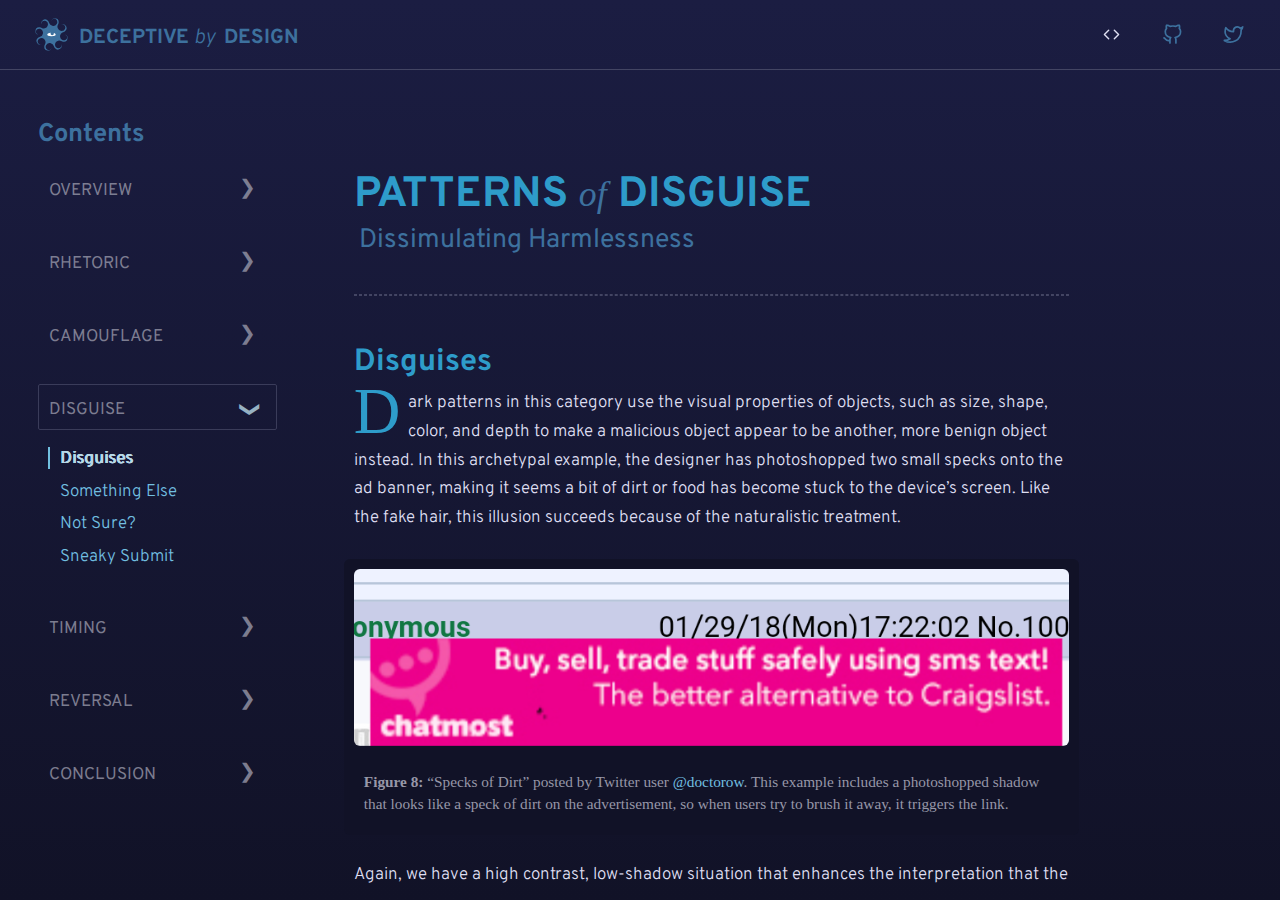
<file: pg/disguise.html>
<!DOCTYPE html>
<html lang="en">
  <head>
    <meta charset="utf-8">
    <meta name="viewport" content="width=device-width, initial-scale=1.0">
    <title>Disguise | Deceptive by Design</title>
    <link rel="preconnect" href="https://fonts.googleapis.com">
    <link rel="preconnect" href="https://fonts.gstatic.com" crossorigin>
    <link href="https://fonts.googleapis.com/css2?family=Overpass:wght@300;500;700&display=swap" rel="stylesheet">
    <link rel="stylesheet" href="../deps/css/modnorm.min.css">
    <link rel="stylesheet" href="../deps/css/style.css">
  </head>
  <body>
    <main>
      <nav class="topnav">
        <a href="../index.html" class="brand">
          <svg width="27" height="27" xmlns="http://www.w3.org/2000/svg" class="logo">
            <g id="metis" fill="currentColor" fill-rule="evenodd"><path d="M18.161 19.05a3.328 3.328 0 0 1 3.414-.188 4.112 4.112 0 0 0 1.841.625 3.312 3.312 0 0 0 3.592-2.997 2.651 2.651 0 0 0-2.294-2.862 2.127 2.127 0 0 1 1.817 2.3c-.133 1.465-1.423 2.476-2.892 2.413-.795-.035-1.387-.454-1.475-.5a3.329 3.329 0 0 1-1.55-2.94c.048-.247.084-.495.106-.744a3.327 3.327 0 0 1 2.292-2.594 4.123 4.123 0 0 0 1.744-.86 3.309 3.309 0 0 0 .42-4.66 2.65 2.65 0 0 0-3.645-.401c.9-.678 2.18-.533 2.91.342.943 1.13.746 2.756-.338 3.75-.586.538-1.3.661-1.397.69a3.328 3.328 0 0 1-3.285-1.105 7.084 7.084 0 0 0-.41-.529 3.326 3.326 0 0 1-.161-3.372 4.12 4.12 0 0 0 .625-1.841 3.308 3.308 0 0 0-2.997-3.592 2.65 2.65 0 0 0-2.863 2.293 2.127 2.127 0 0 1 2.3-1.816c1.465.132 2.477 1.422 2.413 2.892-.034.794-.453 1.387-.5 1.475a3.326 3.326 0 0 1-3.036 1.545 7.18 7.18 0 0 0-.611-.082l.008-.014a3.328 3.328 0 0 1-2.61-2.294 4.129 4.129 0 0 0-.86-1.744 3.308 3.308 0 0 0-4.66-.42 2.65 2.65 0 0 0-.402 3.645c-.676-.901-.533-2.181.343-2.911 1.129-.943 2.756-.745 3.75.339.538.586.661 1.3.69 1.396A3.327 3.327 0 0 1 9.328 7.58l.01.006a7.251 7.251 0 0 0-.432.33L8.9 7.902a3.328 3.328 0 0 1-3.468.223A4.118 4.118 0 0 0 3.592 7.5 3.308 3.308 0 0 0 0 10.497a2.65 2.65 0 0 0 2.293 2.862 2.126 2.126 0 0 1-1.816-2.3c.132-1.465 1.422-2.476 2.892-2.412.794.034 1.387.453 1.475.499a3.327 3.327 0 0 1 1.542 3.083 7.165 7.165 0 0 0-.074.552l-.011-.006a3.329 3.329 0 0 1-2.295 2.61 4.123 4.123 0 0 0-1.744.86 3.308 3.308 0 0 0-.42 4.66 2.65 2.65 0 0 0 3.645.402 2.127 2.127 0 0 1-2.91-.343c-.943-1.13-.746-2.756.338-3.75.586-.539 1.3-.661 1.396-.69a3.327 3.327 0 0 1 3.174.98c.133.2.276.394.429.582l-.025.006a3.328 3.328 0 0 1 .224 3.469 4.118 4.118 0 0 0-.625 1.841 3.308 3.308 0 0 0 2.997 3.592 2.65 2.65 0 0 0 2.862-2.294 2.127 2.127 0 0 1-2.3 1.816c-1.464-.132-2.476-1.422-2.413-2.891.034-.795.454-1.387.5-1.476a3.328 3.328 0 0 1 2.989-1.547c.237.046.475.08.713.103a3.328 3.328 0 0 1 2.565 2.285 4.13 4.13 0 0 0 .86 1.744 3.309 3.309 0 0 0 4.66.42 2.65 2.65 0 0 0 .402-3.645c.677.9.533 2.18-.343 2.911-1.129.942-2.756.745-3.75-.339-.538-.586-.66-1.3-.69-1.397a3.328 3.328 0 0 1 .924-3.121 7.29 7.29 0 0 0 .697-.513z" fill-rule="nonzero"/>
        		<path class="eye" d="M12.92 12a1.487 1.487 0 0 0-.207.762c0 .797.617 1.443 1.378 1.443.76 0 1.378-.646 1.378-1.443 0-.21-.043-.408-.119-.587 1.213.287 1.65.858 1.65 1.372C17 14.27 16.16 15 13.461 15 10.763 15 10 14.28 10 13.547c0-.68.68-1.442 2.92-1.547z" fill="#FFF"/>
            </g>
      		</svg>
          <span href="index.html" class="site-title">Deceptive <em>by</em> Design</span>
        </a>
        <div class="top-links">
          <ahref="meta.html">
            <svg aria-label="meta" class="icon" xmlns="http://www.w3.org/2000/svg" width="24" height="24" viewBox="0 0 24 24" fill="none" stroke="currentColor" stroke-width="2" stroke-linecap="round" stroke-linejoin="round" class="feather feather-code"><polyline points="16 18 22 12 16 6"></polyline><polyline points="8 6 2 12 8 18"></polyline>
            </svg>
          </a>
          <a target="_blank" href="https://github.com/ericyork/dbd">
            <svg aria-label="github" class="icon" id="github" xmlns="http://www.w3.org/2000/svg" width="24" height="24" viewBox="0 0 24 24" fill="none" stroke="currentColor" stroke-width="2" stroke-linecap="round" stroke-linejoin="round" class="feather feather-github"><path d="M9 19c-5 1.5-5-2.5-7-3m14 6v-3.87a3.37 3.37 0 0 0-.94-2.61c3.14-.35 6.44-1.54 6.44-7A5.44 5.44 0 0 0 20 4.77 5.07 5.07 0 0 0 19.91 1S18.73.65 16 2.48a13.38 13.38 0 0 0-7 0C6.27.65 5.09 1 5.09 1A5.07 5.07 0 0 0 5 4.77a5.44 5.44 0 0 0-1.5 3.78c0 5.42 3.3 6.61 6.44 7A3.37 3.37 0 0 0 9 18.13V22"></path>
            </svg>
          </a>
          <a target="_blank" href="https://twitter.com/hashtag/darkpatterns">
            <svg aria-label="twitter" class ="icon" xmlns="http://www.w3.org/2000/svg" width="24" height="24" viewBox="0 0 24 24" fill="none" stroke="currentColor" stroke-width="2" stroke-linecap="round" stroke-linejoin="round" class="feather feather-twitter"><path d="M23 3a10.9 10.9 0 0 1-3.14 1.53 4.48 4.48 0 0 0-7.86 3v1A10.66 10.66 0 0 1 3 4s-4 9 5 13a11.64 11.64 0 0 1-7 2c9 5 20 0 20-11.5a4.5 4.5 0 0 0-.08-.83A7.72 7.72 0 0 0 23 3z"></path></svg>
          </a>
          <button class="nav-tog" onclick="navTog()">&#9776;</button>
        </div>
      </nav>
      <article>
        <header>
          <section class="blockhead">
            <h1>Patterns <em>of</em> Disguise</h1>
            <h2 class="subtitle">Dissimulating Harmlessness</h2>
            <hr />
          </section>
        </header>
        <section>
          <div id="top"></div>
          <h3>Disguises</h3>
          <p>Dark patterns in this category use the visual properties of objects, such as size, shape, color, and depth to make a malicious object appear to be another, more benign object instead. In this archetypal example, the designer has photoshopped two small specks onto the ad banner, making it seems a bit of dirt or food has become stuck to the device&#8217;s screen. Like the fake hair, this illusion succeeds because of the naturalistic treatment.</p>
          <figure>
          <img src="../bin/img/2dis.png" alt="Figure 8: “Specks of Dirt” posted by Twitter user @doctorow. This example includes a photoshopped shadow that looks like a speck of dirt on the advertisement, so when users try to brush it away, it triggers the link." />
          <figcaption><strong>Figure 8:</strong> “Specks of Dirt” posted by Twitter user <a href="https://twitter.com/doctorow/status/958430027678351360?s=20&amp;t=ZMVPrWKzIZGzTnihMN1YKA">@doctorow</a>. This example includes a photoshopped shadow that looks like a speck of dirt on the advertisement, so when users try to brush it away, it triggers the link.</figcaption>
          </figure>
          <p>Again, we have a high contrast, low-shadow situation that enhances the interpretation that the specks are on the surface of the screen. Furthermore, there are actually multiple specks of various sizes and shapes. This irregularity lends credibility to the illusion. </p>
          <p>Finally, the specks are placed almost randomly on the banner: with plenty of surrounding whitespace to draw attention but enough asymmetry to make it seem accidental. This example relies on the gestalt principle of common region which states that when two objects occupy the same area, one is perceived as laying atop the other.</p>
          <div id="eg1">
            <h3>Something Else</h3>
            <p>As the author of this tweet wrote: “Come on @strikingly, if I&#8217;m on a website and I click that little down arrow at the bottom, I obviously want to hide the panel, not be taken to your website! #darkpattern alert.” </p>
          </div>
          <figure>
            <img src="../bin/img/3dis.jpg" alt="Figure 9: “Strikingly Ad” posted by Twitter user @simonfrr. This example shows an ad bar with a downward caret that, rather than closing the bar, takes users to a different website." />
            <figcaption><strong>Figure 9:</strong> “Strikingly Ad” posted by Twitter user <a href="https://twitter.com/simonfrr/status/958781663147888641?s=20&amp;t=OuZvFFTxoPeEQRHvh1p6Dg">@simonfrr</a>. This example shows an ad bar with a downward caret that, rather than closing the bar, takes users to a different website.</figcaption>
          </figure>
          <p>This example uses a modified techniqe. Instead of disguising itself as a natural object, the malicious link masquerades as another interface element entirely: a collapse icon. On mobile screens, when drawers or panels &#8220;slide&#8221; into view atop the main interface, typically there is by convention a way to slide it back: often an arrow of some sort pointing in the direction the user wants to send the panel. When the panel is on the bottom of the screen, as in this example, it points downward, to hide the panel in that direction.</p>
          <p>In this example, the downward pointing arrow does not collapse the panel, but instead takes users to the sponsor&#8217;s website. This illusion succeeds not by mimicking the natural world like the fake hair or the speck of dirt, but instead by mimicking a UI element. Since the designer is mimicking an artificial object, the job is much easier and the risk of detection is much lower. </p>
          <p>Unless the user has encountered this particular disguise before, there is no way to know what will happen when clicking the downward caret. This exploits Jacob&#8217;s Law, which states that since users spend most of their time on websites other than yours, yours should look and function the same way the others do.</p>
          <div id="eg2">
            <h3>Are You (Not) Sure?</h3>
            <p>The kind of metis involved here is more radical, involving as it does the meaning of basic words, colors, and interface concepts. It’s seeking to reverse the user’s intent to unsubscribe, and it does so, as before, by presenting an array of options. Rather than simple checkboxes, however, these options are configured by kind of toggle, whose function is encoded with the words.</p>
          </div>
          <figure>
          <img src="../bin/img/5dis.jpg" alt="Figure 10: “Are you sure you don’t?” posted by Twitter user @waywardsesame. This example has “no” as answer and traps the user into considering a confusing series of double negatives to reason about what is desired." />
          <figcaption><strong>Figure 10:</strong> “Are you sure you don’t?” posted by Twitter user <a href="https://twitter.com/waywardsesame/status/863217101644976130?s=20&amp;t=BMNLgtm-hNnHUIY8AftR6A">@waywardsesame</a>. This example has “no” as answer and traps the user into considering a confusing series of double negatives to reason about what is desired.</figcaption>
          </figure>
          <p>Rather than discussing one thing as another, or hiding something in plain sight, this kind of Metis has transformed the very nature of what yes and no means, what red and green means, what selected and unselected means. Many users could easily misinterpret these form elements and unintentionally enable the whole suite of marketing spam targeted at whatever poor inbox the user owns.</p>
          <div id="eg3">
            <h3>Sneaky Submit Button</h3>
            <p>Aside from these semiotic confusions, the disguise also works by by exploiting what&#8217;s known as “Jakob’s Law of User Experience”, after UX pioneer Jakob Nielsen, which states: “Users spend most of their time on other sites. This means that users prefer your site to work the same way as all the other sites they already know” (Yablonski, 2019).</p>
            <figure>
              <img src="../bin/img/6dis.png" alt="Figure 11: “Sneaky Submit Button” posted by Twitter user @HarryBailey. It’s less than clear whether one should select the radio button before submitting, or not." />
              <figcaption><strong>Figure 11:</strong> “Sneaky Submit Button” posted by Twitter user <a href="https://twitter.com/HarryBailey/status/877070558034358272?s=20&amp;t=rwMdqxSxcqyFHevn37Fx7g">@HarryBailey</a>. It’s less than clear whether one should select the radio button before submitting, or not.</figcaption>
            </figure>
            <p>As Detienne and Vernant wrote “Being on the watch for anything that might happen is a way of being able to forestall the cunning tricks of an enemy and to devise, in advance, ways of trapping him in his own net” (p. 311). When the sophist, endowed with mêtis, practices this art, he becomes a “living trap” (p. 40) or “living bond” (p. 41) who ensnares his listeners in “the glittering web of his words” (p. 22). </p>
          </div>
        </section>
        <nav class="arrows">
          <a class="prev" href="camouflage.html">
            <svg class="lg-icon" xmlns="http://www.w3.org/2000/svg" width="24" height="24" viewBox="0 0 24 24" fill="none" stroke="currentColor" stroke-width="2" stroke-linecap="round" stroke-linejoin="round" class="feather feather-arrow-left-circle"><circle cx="12" cy="12" r="10"></circle><polyline points="12 8 8 12 12 16"></polyline><line x1="16" y1="12" x2="8" y2="12"></line></svg>
            <span>Back</span>
          </a>
          <ul class="pages">
            <li><a class="page-num" href="../index.html">1</a></li>
            <li><a class="page-num" href="theory.html">2</a></li>
            <li><a class="page-num" href="camouflage.html">3</a></li>
            <li><a class="page-num" href="disguise.html" aria-current="page">4</a></li>
            <li><a class="page-num" href="timing.html">5</a></li>
            <li><a class="page-num" href="reversal.html">6</a></li>
            <li><a class="page-num" href="conclusion.html">7</a></li>
          </ul>
          <a class="next" href="timing.html">
            <svg class="lg-icon" xmlns="http://www.w3.org/2000/svg" width="24" height="24" viewBox="0 0 24 24" fill="none" stroke="currentColor" stroke-width="2" stroke-linecap="round" stroke-linejoin="round" class="feather feather-arrow-right-circle"><circle cx="12" cy="12" r="10"></circle><polyline points="12 16 16 12 12 8"></polyline><line x1="8" y1="12" x2="16" y2="12"></line></svg>
            <span>Next</span>
          </a>
        </nav>
      </article>
      <nav class="sidenav">
        <div class="xtra-links">
          <a href="pg/meta.html">
            <svg aria-label="meta" class="icon" xmlns="http://www.w3.org/2000/svg" width="24" height="24" viewBox="0 0 24 24" fill="none" stroke="currentColor" stroke-width="2" stroke-linecap="round" stroke-linejoin="round" class="feather feather-code"><polyline points="16 18 22 12 16 6"></polyline><polyline points="8 6 2 12 8 18"></polyline>
            </svg>
          </a>
          <a target="_blank" href="https://github.com/ericyork/dbd">
            <svg aria-label="github" class="icon" id="github" xmlns="http://www.w3.org/2000/svg" width="24" height="24" viewBox="0 0 24 24" fill="none" stroke="currentColor" stroke-width="2" stroke-linecap="round" stroke-linejoin="round" class="feather feather-github"><path d="M9 19c-5 1.5-5-2.5-7-3m14 6v-3.87a3.37 3.37 0 0 0-.94-2.61c3.14-.35 6.44-1.54 6.44-7A5.44 5.44 0 0 0 20 4.77 5.07 5.07 0 0 0 19.91 1S18.73.65 16 2.48a13.38 13.38 0 0 0-7 0C6.27.65 5.09 1 5.09 1A5.07 5.07 0 0 0 5 4.77a5.44 5.44 0 0 0-1.5 3.78c0 5.42 3.3 6.61 6.44 7A3.37 3.37 0 0 0 9 18.13V22"></path>
            </svg>
          </a>
          <a target="_blank" href="https://twitter.com/hashtag/darkpatterns">
            <svg aria-label="twitter" class="icon" xmlns="http://www.w3.org/2000/svg" width="24" height="24" viewBox="0 0 24 24" fill="none" stroke="currentColor" stroke-width="2" stroke-linecap="round" stroke-linejoin="round" class="feather feather-twitter"><path d="M23 3a10.9 10.9 0 0 1-3.14 1.53 4.48 4.48 0 0 0-7.86 3v1A10.66 10.66 0 0 1 3 4s-4 9 5 13a11.64 11.64 0 0 1-7 2c9 5 20 0 20-11.5a4.5 4.5 0 0 0-.08-.83A7.72 7.72 0 0 0 23 3z"></path></svg>
          </a>
        </div>
        <h2>Contents</h2>
        <section class="nav-section">
          <h3>Overview</h3>
          <ul class="collapse">
            <li><a href="../index.html#intro">Introduction</a></li>
            <li><a href="../index.html#history">History in Brief</a></li>
            <li><a href="../index.html#medium">Content and Medium</a></li>
            <li><a href="../index.html#illustration">An Illustration</a></li>
            <li><a href="../index.html#rhetops">As RhetOps</a></li>
          </ul>
        </section>
        <section class="nav-section">
          <h3>Rhetoric</h3>
          <ul class="collapse">
            <li><a href="theory.html#visual">Perception</a></li>
            <li><a href="theory.html#weapons">Weaponization</a></li>
            <li><a href="theory.html#privacy">Privacy and Profits</a></li>
            <li><a href="theory.html#rhetoric">Rhetorical Cunning</a></li>
            <li><a href="theory.html#embody">Embodiment</a></li>
          </ul>
        </section>
        <section class="nav-section">
          <h3>Camouflage</h3>
          <ul class="collapse">
            <li><a href="camouflage.html#top">Misdirecting</a></li>
            <li><a href="camouflage.html#eg1">Shapeshifting</a></li>
            <li><a href="camouflage.html#eg2">No Affordance</a></li>
            <li><a href="camouflage.html#eg3">Low Contrast</a></li>
            <li><a href="camouflage.html#eg4">Out of Sight</a></li>
          </ul>
        </section>
        <section class="nav-section">
          <h3 class="opened">Disguise</h3>
          <ul class="collapse show">
            <li><a href="#top">Disguises</a></li>
            <li><a href="#eg1">Something Else</a></li>
            <li><a href="#eg2">Not Sure?</a></li>
            <li><a href="#eg3">Sneaky Submit</a></li>
          </ul>
        </section>
        <section class="nav-section">
          <h3>Timing</h3>
          <ul class="collapse">
            <li><a href="timing.html#top">Timing</a></li>
            <li><a href="timing.html#eg1"><em>Kairos</em></a></li>
            <li><a href="timing.html#eg2">Space</a></li>
            <li><a href="timing.html#eg3">Changes</a></li>
          </ul>
        </section>
        <section class="nav-section">
          <h3>Reversal</h3>
          <ul class="collapse">
            <li><a href="reversal.html#top">Reversals</a></li>
            <li><a href="reversal.html#eg1">Extreme Ambuguity</a></li>
            <li><a href="reversal.html#eg2">Ambiguous Identity</a></li>
            <li><a href="reversal.html#eg3">No Choice</a></li>
          </ul>
        </section>
        <section class="nav-section">
          <h3>Conclusion</h3>
          <ul class="collapse">
            <li><a href="conclusion.html#understand">Understanding</a></li>
            <li><a href="conclusion.html#defend">Defense</a></li>
            <li><a href="conclusion.html#direction">Directions</a></li>
            <li><a href="conclusion.html#refs">References</a></li>
          </ul>
        </section>
      </nav>
    </main>
    <!--
    loads scripts -->
    <script src="../deps/js/main.js"></script>
  </body>
</html>
</file>
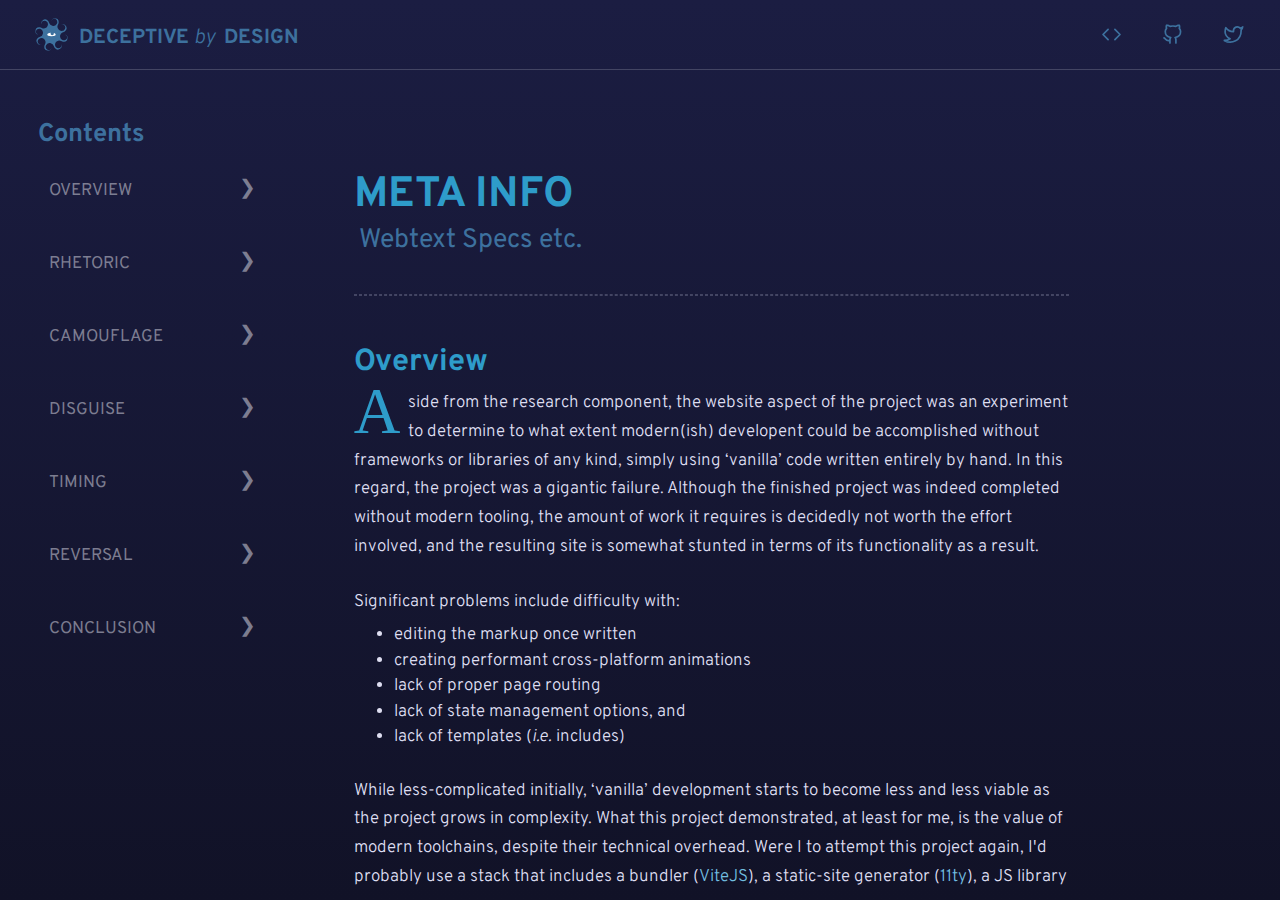
<file: pg/meta.html>
<!DOCTYPE html>
<html lang="en">
  <head>
    <meta charset="utf-8">
    <meta name="viewport" content="width=device-width, initial-scale=1.0">
    <title>Meta | Deceptive by Design</title>
    <link rel="preconnect" href="https://fonts.googleapis.com">
    <link rel="preconnect" href="https://fonts.gstatic.com" crossorigin>
    <link href="https://fonts.googleapis.com/css2?family=Overpass:wght@300;500;700&display=swap" rel="stylesheet">
    <link rel="stylesheet" href="../deps/css/modnorm.min.css">
    <link rel="stylesheet" href="../deps/css/style.css">
  </head>
  <body>
    <main>
      <nav class="topnav">
        <a href="../index.html" class="brand">
          <svg width="27" height="27" xmlns="http://www.w3.org/2000/svg" class="logo">
            <g id="metis" fill="currentColor" fill-rule="evenodd"><path d="M18.161 19.05a3.328 3.328 0 0 1 3.414-.188 4.112 4.112 0 0 0 1.841.625 3.312 3.312 0 0 0 3.592-2.997 2.651 2.651 0 0 0-2.294-2.862 2.127 2.127 0 0 1 1.817 2.3c-.133 1.465-1.423 2.476-2.892 2.413-.795-.035-1.387-.454-1.475-.5a3.329 3.329 0 0 1-1.55-2.94c.048-.247.084-.495.106-.744a3.327 3.327 0 0 1 2.292-2.594 4.123 4.123 0 0 0 1.744-.86 3.309 3.309 0 0 0 .42-4.66 2.65 2.65 0 0 0-3.645-.401c.9-.678 2.18-.533 2.91.342.943 1.13.746 2.756-.338 3.75-.586.538-1.3.661-1.397.69a3.328 3.328 0 0 1-3.285-1.105 7.084 7.084 0 0 0-.41-.529 3.326 3.326 0 0 1-.161-3.372 4.12 4.12 0 0 0 .625-1.841 3.308 3.308 0 0 0-2.997-3.592 2.65 2.65 0 0 0-2.863 2.293 2.127 2.127 0 0 1 2.3-1.816c1.465.132 2.477 1.422 2.413 2.892-.034.794-.453 1.387-.5 1.475a3.326 3.326 0 0 1-3.036 1.545 7.18 7.18 0 0 0-.611-.082l.008-.014a3.328 3.328 0 0 1-2.61-2.294 4.129 4.129 0 0 0-.86-1.744 3.308 3.308 0 0 0-4.66-.42 2.65 2.65 0 0 0-.402 3.645c-.676-.901-.533-2.181.343-2.911 1.129-.943 2.756-.745 3.75.339.538.586.661 1.3.69 1.396A3.327 3.327 0 0 1 9.328 7.58l.01.006a7.251 7.251 0 0 0-.432.33L8.9 7.902a3.328 3.328 0 0 1-3.468.223A4.118 4.118 0 0 0 3.592 7.5 3.308 3.308 0 0 0 0 10.497a2.65 2.65 0 0 0 2.293 2.862 2.126 2.126 0 0 1-1.816-2.3c.132-1.465 1.422-2.476 2.892-2.412.794.034 1.387.453 1.475.499a3.327 3.327 0 0 1 1.542 3.083 7.165 7.165 0 0 0-.074.552l-.011-.006a3.329 3.329 0 0 1-2.295 2.61 4.123 4.123 0 0 0-1.744.86 3.308 3.308 0 0 0-.42 4.66 2.65 2.65 0 0 0 3.645.402 2.127 2.127 0 0 1-2.91-.343c-.943-1.13-.746-2.756.338-3.75.586-.539 1.3-.661 1.396-.69a3.327 3.327 0 0 1 3.174.98c.133.2.276.394.429.582l-.025.006a3.328 3.328 0 0 1 .224 3.469 4.118 4.118 0 0 0-.625 1.841 3.308 3.308 0 0 0 2.997 3.592 2.65 2.65 0 0 0 2.862-2.294 2.127 2.127 0 0 1-2.3 1.816c-1.464-.132-2.476-1.422-2.413-2.891.034-.795.454-1.387.5-1.476a3.328 3.328 0 0 1 2.989-1.547c.237.046.475.08.713.103a3.328 3.328 0 0 1 2.565 2.285 4.13 4.13 0 0 0 .86 1.744 3.309 3.309 0 0 0 4.66.42 2.65 2.65 0 0 0 .402-3.645c.677.9.533 2.18-.343 2.911-1.129.942-2.756.745-3.75-.339-.538-.586-.66-1.3-.69-1.397a3.328 3.328 0 0 1 .924-3.121 7.29 7.29 0 0 0 .697-.513z" fill-rule="nonzero"/>
        		<path class="eye" d="M12.92 12a1.487 1.487 0 0 0-.207.762c0 .797.617 1.443 1.378 1.443.76 0 1.378-.646 1.378-1.443 0-.21-.043-.408-.119-.587 1.213.287 1.65.858 1.65 1.372C17 14.27 16.16 15 13.461 15 10.763 15 10 14.28 10 13.547c0-.68.68-1.442 2.92-1.547z" fill="#FFF"/>
            </g>
      		</svg>
          <span href="index.html" class="site-title">Deceptive <em>by</em> Design</span>
        </a>
        <div class="top-links">
          <a href="meta.html">
            <svg aria-label="meta" class="icon" xmlns="http://www.w3.org/2000/svg" width="24" height="24" viewBox="0 0 24 24" fill="none" stroke="currentColor" stroke-width="2" stroke-linecap="round" stroke-linejoin="round" class="feather feather-code"><polyline points="16 18 22 12 16 6"></polyline><polyline points="8 6 2 12 8 18"></polyline>
            </svg>
          </a>
          <a target="_blank" href="https://github.com/ericyork/dbd">
            <svg aria-label="github" class="icon" id="github" xmlns="http://www.w3.org/2000/svg" width="24" height="24" viewBox="0 0 24 24" fill="none" stroke="currentColor" stroke-width="2" stroke-linecap="round" stroke-linejoin="round" class="feather feather-github"><path d="M9 19c-5 1.5-5-2.5-7-3m14 6v-3.87a3.37 3.37 0 0 0-.94-2.61c3.14-.35 6.44-1.54 6.44-7A5.44 5.44 0 0 0 20 4.77 5.07 5.07 0 0 0 19.91 1S18.73.65 16 2.48a13.38 13.38 0 0 0-7 0C6.27.65 5.09 1 5.09 1A5.07 5.07 0 0 0 5 4.77a5.44 5.44 0 0 0-1.5 3.78c0 5.42 3.3 6.61 6.44 7A3.37 3.37 0 0 0 9 18.13V22"></path>
            </svg>
          </a>
          <a target="_blank" href="https://twitter.com/hashtag/darkpatterns">
            <svg aria-label="twitter" class ="icon" xmlns="http://www.w3.org/2000/svg" width="24" height="24" viewBox="0 0 24 24" fill="none" stroke="currentColor" stroke-width="2" stroke-linecap="round" stroke-linejoin="round" class="feather feather-twitter"><path d="M23 3a10.9 10.9 0 0 1-3.14 1.53 4.48 4.48 0 0 0-7.86 3v1A10.66 10.66 0 0 1 3 4s-4 9 5 13a11.64 11.64 0 0 1-7 2c9 5 20 0 20-11.5a4.5 4.5 0 0 0-.08-.83A7.72 7.72 0 0 0 23 3z"></path></svg>
          </a>
          <button class="nav-tog" onclick="navTog()">&#9776;</button>
        </div>
      </nav>
      <article>
        <header>
          <section class="blockhead">
            <h1>Meta Info</h1>
            <h2 class="subtitle">Webtext Specs etc.</h2>
            <hr />
          </section>
        </header>
        <section>
          <h3>Overview</h3>
          <p>Aside from the research component, the website aspect of the project was an experiment to determine to what extent modern(ish) developent could be accomplished without frameworks or libraries of any kind, simply using ‘vanilla’ code written entirely by hand. In this regard, the project was a gigantic failure. Although the finished project was indeed completed without modern tooling, the amount of work it requires is decidedly not worth the effort involved, and the resulting site is somewhat stunted in terms of its functionality as a result.</p>
          <p>Significant problems include difficulty with:
            <ul>
              <li>editing the markup once written</li>
              <li>creating performant cross-platform animations</li>
              <li>lack of proper page routing</li>
              <li>lack of state management options, and</li>
              <li>lack of templates (<em>i.e.</em> includes)</li>
            </ul>
          </p>
          <p>While less-complicated initially, ‘vanilla’ development starts to become less and less viable as the project grows in complexity. What this project demonstrated, at least for me, is the value of modern toolchains, despite their technical overhead. Were I to attempt this project again, I'd probably use a stack that includes a bundler (<a href="https://vitejs.dev/" target="_blank">ViteJS</a>), a static-site generator (<a href="https://www.11ty.dev/" target="_blank">11ty</a>), a JS library to help manage state, at least (<a href="https://alpinejs.dev/" target="_blank">AlpineJS</a>) and maybe a style framework (<a href="https://tailwindcss.com/" target="_blank">TailwindCSS</a>).</p>
          <h3>Specifications</h3>
          <p>The goal was to build a lightweight site that delivered a consistent experience across devices. Considering longform prose would be the primary content type, effective typography was a must, along with some kind of navigation to help readers traverse what would prove to be quite lengthy columns.</p>
          <p>Accordingly, and after several significantly different iterations, I settled on a side navigaton that tracks the position of the main column and highlights the user's position in the text. This was accomplished in a performant way using the <a href="https://developer.mozilla.org/en-US/docs/Web/API/Intersection_Observer_API" target="_blank">intersection observer</a> API (as opposed to an on-scroll event listener). The code for this effect was non-trivial, considering care needed to be taken to make sure that multiple elements were not in the viewport at the same time. A careful reader will notice some places where this was unavoidable and there are other, perhaps less-noticiable but still problematic side-effects as well.</p>
          <p>Images (except photos) and icons were hand-drawn and inlined as .svg for superior performance and to leverage CSS animation and transitions. Many images where avoided altogether by using HTML entities such as ☰. Over time, as the animations were removed (see below), many fewer images were included.</p>
          <p>This project was developed in a highly iterative fashion, going back and forth from manuscript to prototype as the ideas developed. This messy process was entirely necessary because there was no way to know what it should look like until it was written, but at the same time, to know how to write it, I needed to know how it would eventually look.</p>
          <p>The practical result of this is that it took a long, time time. The original scaffolds of the site date back several years, and it originally looked very different than it does now. I originally wanted to use git to keep track of every version of the site, but over time as I moved and renamed code repositories, some things eventually got lost.</p>
          <p>All the commits to this current project can be viewed on the GitHub repo, linked in the top bar of every page.</p>
          <h3>Typography</h3>
          <p>The type is set in <a href="https://fonts.google.com/specimen/Overpass?query=overpass" target="_blank">Overpass</a>, at a 300 weight for the body and 700 weight for most headings. The few examples of serif fonts use the default serif font for each OS to save on load times for mobile or metered devices. The typescale uses responsive units (<code>rems</code>) and CSS variables.</p>
          <p>The body text has a color code of #DEDEF1 and the background, at its lightest point, has a value of #1A1C40 which yields a contrast ratio of 12.32:1, which surpasses WCAG AAA compliance at the smallest sizes. Page headings and body subheadings also pass AAA compliance for larger text (5.23:1 and 4.61:1, respectively). It would have been easy enough to bump up the contrast significantly, but I was aiming for accessible colors and a muted visual tone. Many thanks to the reviewers who prevented too muted a tone :)</p>
          <h3>Other Technologies</h3>
          <p>A variety of technologies were used in the creation of this project, and I've briefly touched on the major ones below.</p>
          <h4>Twitter Embeds</h4>
          <p>At one time, each of the dark patterns examples was presented as an embedded tweet. The decision to embed individual tweets was a tradeoff that came with significant costs, and in the end the decision was made to remove them entirely. Here are the primary issues:</p>
          <p>Twitter Tracking: Embeded tweets contain tracking scripts that send data to Twitter, and as a result, they are subject to content blocking on devices. In other words, some user&#8217;s will block the tweets from rendering by default. For this reason, I disabled Twitter&#8217;s tracking on all pages, which should have resolved the issue. However, many issues remained.</p>
          <p>Custom Styles: By detault, tweet styles are quite limited and because of how they are implemented in browsers, a lot of the CSS can&#8217;t be touched in the stylesheet and needs to accessed by javascript factory functions. I implimented the dark theme and restricted some sizing properties, but mostly left the tweets with their default styling because rewriting them all would require additional javascript on every page.</p>
          <p>Benefits: The embedded tweets did probably save some time. Maybe. Rather than having to manually type in all the data, I could simply generate embed code and, with some optimizations, paste it in. I did spend a lot of time trying to style them, disable ad tracking, embed them properly, and so on, so I&#8217;m not really sure how much time it actually saved.
          <p>The main problem, of course, is longevity. As people cancel their Twitter accounts or delete their tweets, this project became more and more compromised by missing embeds.</p>
          <h4>Tech Stack</h4>
          <p>As in all my projects, I deploy the modern-normalize stylesheet, distributed under an MIT license, as a foundation for the CSS. <pre><code>v1.1.0 | https://github.com/sindresorhus/modern-normalize
          </code></pre></p>
          <p>I used the Sketch app for prototyping and for authoring the scaled vector (.svg) images used in animations and as design elements.</p>
          <p>I used the Atom text editor both for coding and for authoring the manuscript, although some manuscript authoring was eventually comleted using iA Writter, a markdown-based text-editor that simplified some word processing tasks.</p>
          <p>I used GitHub and the GitHub client to stage and commit all coding changes. Sometimes I used the GitHub desktop client, but more often, I just used the command line. Sometimes I made notes in markdown, which converts easily to HTML, but mostly I made them in .txt files and converted them to HTML by hand.</p>
          <h3>Icons and Graphics</h3>
          <p>Many hand-drawn images that appear here were based on open-source line drawings posted to the Noun Project, a wonderful resource. Typically, I&#8217;d find a few examples of what I wanted and then create my own graphics from those, but sometimes I incorporated elements of the original artwork and I&#8217;ve credited those below.</p>
          <p>Other, more involved graphics such as those which appear in the visual rhetoric section were adapted from among the many examples presented in Arnheim&#8217;s text. These images were entirely recreated using .svg and Adobe Illustrator&#8217;s iPad app, along with the Apple Pencil.</p>
          <p>All .svgs were edited in both Sketch and Atom. Some are referenced in the file, but most are inlined directly into the html for superior performance and utility.</p>
          <h3>Animations</h3>
          <p>For a long time, the site features many hand-drawn graphical animations which, sadly, I ultimately decided to scrap, despite a great deal of time invested in them. The main reason is because ensuring performance across browsers and devices proved too problematic and time-consuming and using the native HTML5 canvas element was too clunky and difficult. In a typical project, I would use an animation library like <a href="https://animejs.com/" target="_blank">anime.js</a> or perhaps something more powerful, lke <a href="https://threejs.org/" target="_blank">three.js</a>, but that would have broken the no-framework stricture. Interested readers can view an older version of this webtext, with the animations still intact, <a href="https://ericjamesyork.com/darkpatterns" target="_blank">here.</a></p>
          <h3>Credits</h3>
          <p>The following artists from the Noun Project authored images that inspired either directly or indirectly the work I adapted from them. While each of the icons I drew is my own, it owes a debt to these artists, so I&#8217;m acknowledging this here.</p>
          <p>“Octopus” by Yuliya Po. The icon for the site uses Po&#8217;s outer shape. The eye inside, as well as other aspects of implimentation, are my own.</p>
          <p>“Bubbles” by Alex Vaughn. Vaughn&#8217;s bubble collection served as a template for my own bubble drawings.</p>
          <p>“Angler Fish” by Chanutis Industries served as inspiration for my own angler fish, at the far bottom right of many of the original pages, although I embelleshed it so significantly it&#8217;s perhaps no longer recognizable.</p>
          <p>Other assorted fish and drawings are my own.</p>
        </section>
        <nav class="arrows">
          <a class="prev" href="timing.html">
            <svg class="lg-icon" xmlns="http://www.w3.org/2000/svg" width="24" height="24" viewBox="0 0 24 24" fill="none" stroke="currentColor" stroke-width="2" stroke-linecap="round" stroke-linejoin="round" class="feather feather-arrow-left-circle"><circle cx="12" cy="12" r="10"></circle><polyline points="12 8 8 12 12 16"></polyline><line x1="16" y1="12" x2="8" y2="12"></line></svg>
            <span>Back</span>
          </a>
          <ul class="pages">
            <li><a class="page-num" href="../index.html">1</a></li>
            <li><a class="page-num" href="theory.html">2</a></li>
            <li><a class="page-num" href="camouflage.html">3</a></li>
            <li><a class="page-num" href="disguise.html">4</a></li>
            <li><a class="page-num" href="timing.html">5</a></li>
            <li><a class="page-num" href="reversal.html"reversal.html>6</a></li>
            <li><a class="page-num" href="conclusion.html">7</a></li>
          </ul>
          <a class="next" href="conclusion.html">
            <svg class="lg-icon" xmlns="http://www.w3.org/2000/svg" width="24" height="24" viewBox="0 0 24 24" fill="none" stroke="currentColor" stroke-width="2" stroke-linecap="round" stroke-linejoin="round" class="feather feather-arrow-right-circle"><circle cx="12" cy="12" r="10"></circle><polyline points="12 16 16 12 12 8"></polyline><line x1="8" y1="12" x2="16" y2="12"></line></svg>
            <span>Next</span>
          </a>
        </nav>
      </article>
      <nav class="sidenav">
        <div class="xtra-links">
          <a href="pg/meta.html">
            <svg aria-label="meta" class="icon" xmlns="http://www.w3.org/2000/svg" width="24" height="24" viewBox="0 0 24 24" fill="none" stroke="currentColor" stroke-width="2" stroke-linecap="round" stroke-linejoin="round" class="feather feather-code"><polyline points="16 18 22 12 16 6"></polyline><polyline points="8 6 2 12 8 18"></polyline>
            </svg>
          </a>
          <a target="_blank" href="https://github.com/ericyork/dbd">
            <svg aria-label="github" class="icon" id="github" xmlns="http://www.w3.org/2000/svg" width="24" height="24" viewBox="0 0 24 24" fill="none" stroke="currentColor" stroke-width="2" stroke-linecap="round" stroke-linejoin="round" class="feather feather-github"><path d="M9 19c-5 1.5-5-2.5-7-3m14 6v-3.87a3.37 3.37 0 0 0-.94-2.61c3.14-.35 6.44-1.54 6.44-7A5.44 5.44 0 0 0 20 4.77 5.07 5.07 0 0 0 19.91 1S18.73.65 16 2.48a13.38 13.38 0 0 0-7 0C6.27.65 5.09 1 5.09 1A5.07 5.07 0 0 0 5 4.77a5.44 5.44 0 0 0-1.5 3.78c0 5.42 3.3 6.61 6.44 7A3.37 3.37 0 0 0 9 18.13V22"></path>
            </svg>
          </a>
          <a target="_blank" href="https://twitter.com/hashtag/darkpatterns">
            <svg aria-label="twitter" class="icon" xmlns="http://www.w3.org/2000/svg" width="24" height="24" viewBox="0 0 24 24" fill="none" stroke="currentColor" stroke-width="2" stroke-linecap="round" stroke-linejoin="round" class="feather feather-twitter"><path d="M23 3a10.9 10.9 0 0 1-3.14 1.53 4.48 4.48 0 0 0-7.86 3v1A10.66 10.66 0 0 1 3 4s-4 9 5 13a11.64 11.64 0 0 1-7 2c9 5 20 0 20-11.5a4.5 4.5 0 0 0-.08-.83A7.72 7.72 0 0 0 23 3z"></path></svg>
          </a>
        </div>
        <h2>Contents</h2>
        <section class="nav-section">
          <h3>Overview</h3>
          <ul class="collapse">
            <li><a href="../index.html#intro">Introduction</a></li>
            <li><a href="../index.html#history">History in Brief</a></li>
            <li><a href="../index.html#medium">Content and Medium</a></li>
            <li><a href="../index.html#illustration">An Illustration</a></li>
            <li><a href="../index.html#rhetops">As RhetOps</a></li>
          </ul>
        </section>
        <section class="nav-section">
          <h3>Rhetoric</h3>
          <ul class="collapse">
            <li><a href="theory.html#visual">Perception</a></li>
            <li><a href="theory.html#weapons">Weaponization</a></li>
            <li><a href="theory.html#privacy">Privacy and Profits</a></li>
            <li><a href="theory.html#rhetoric">Rhetorical Cunning</a></li>
            <li><a href="theory.html#embody">Embodiment</a></li>
          </ul>
        </section>
        <section class="nav-section">
          <h3>Camouflage</h3>
          <ul class="collapse">
            <li><a href="camouflage.html#top">Misdirecting</a></li>
            <li><a href="camouflage.html#eg1">Shapeshifting</a></li>
            <li><a href="camouflage.html#eg2">No Affordance</a></li>
            <li><a href="camouflage.html#eg3">Low Contrast</a></li>
            <li><a href="camouflage.html#eg4">Out of Sight</a></li>
          </ul>
        </section>
        <section class="nav-section">
          <h3>Disguise</h3>
          <ul class="collapse">
            <li><a href="disguise.html#top">Disguises</a></li>
            <li><a href="disguise.html#eg1">Something Else</a></li>
            <li><a href="disguise.html#eg2">Not Sure?</a></li>
            <li><a href="disguise.html#eg3">Sneaky Submit</a></li>
          </ul>
        </section>
        <section class="nav-section">
          <h3>Timing</h3>
          <ul class="collapse">
            <li><a href="timing.html#top">Timing</a></li>
            <li><a href="timing.html#eg1"><em>Kairos</em></a></li>
            <li><a href="timing.html#eg2">Space</a></li>
            <li><a href="timing.html#eg3">Changes</a></li>
          </ul>
        </section>
        <section class="nav-section">
          <h3>Reversal</h3>
          <ul class="collapse">
            <li><a href="reversal.html#top">Reversals</a></li>
            <li><a href="reversal.html#eg1">Extreme Ambuguity</a></li>
            <li><a href="reversal.html#eg2">Ambiguous Identity</a></li>
            <li><a href="reversal.html#eg3">No Choice</a></li>
          </ul>
        </section>
        <section class="nav-section">
          <h3>Conclusion</h3>
          <ul class="collapse">
            <li><a href="conclusion.html#understand">Understanding</a></li>
            <li><a href="conclusion.html#defend">Defense</a></li>
            <li><a href="conclusion.html#direction">Directions</a></li>
            <li><a href="conclusion.html#refs">References</a></li>
          </ul>
        </section>
      </nav>
    </main>
    <!--
    loads scripts -->
    <script src="../deps/js/main.js"></script>
  </body>
</html>
</file>
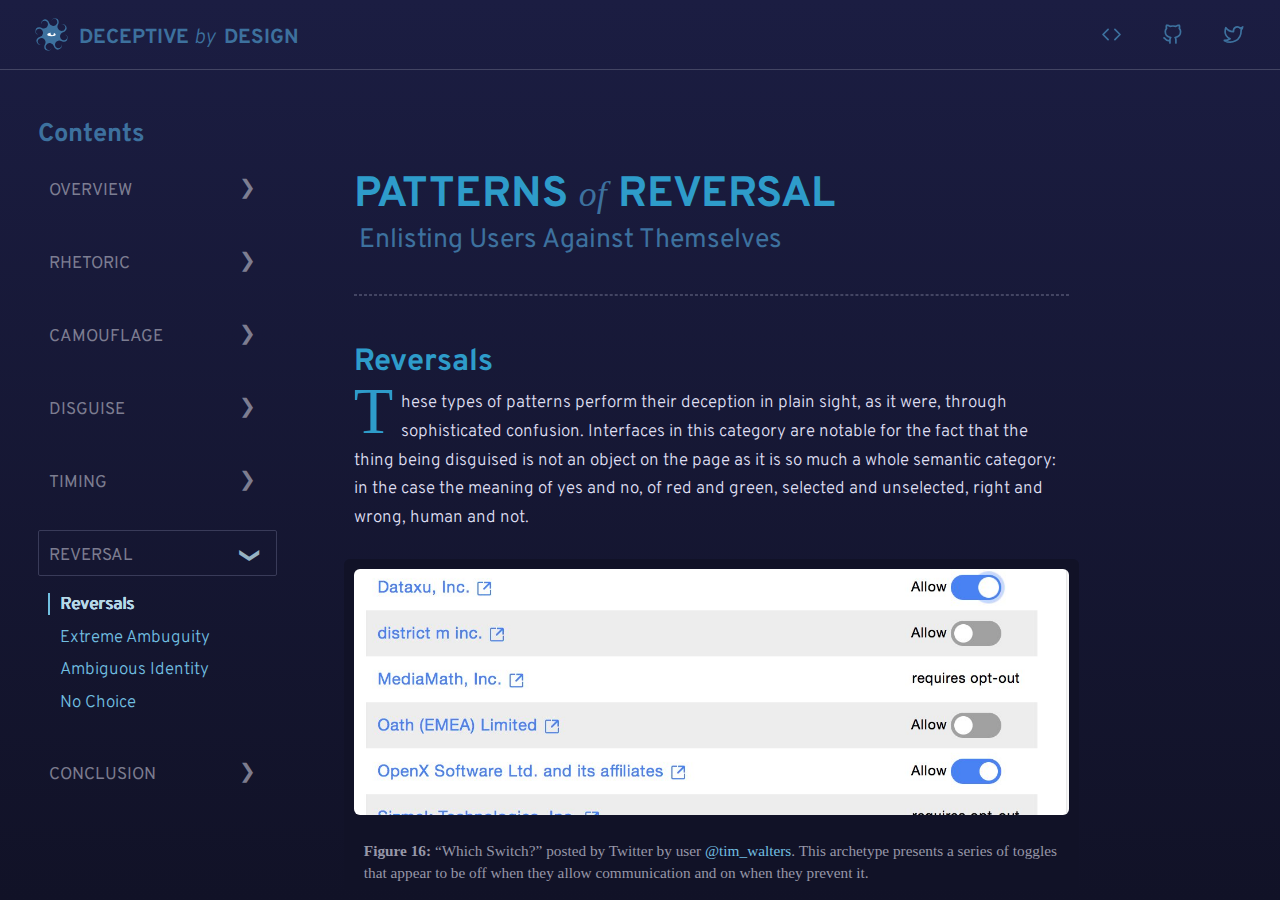
<file: pg/reversal.html>
<!DOCTYPE html>
<html lang="en">
  <head>
    <meta charset="utf-8">
    <meta name="viewport" content="width=device-width, initial-scale=1.0">
    <title>Reversal | Deceptive by Design</title>
    <link rel="preconnect" href="https://fonts.googleapis.com">
    <link rel="preconnect" href="https://fonts.gstatic.com" crossorigin>
    <link href="https://fonts.googleapis.com/css2?family=Overpass:wght@300;500;700&display=swap" rel="stylesheet">
    <link rel="stylesheet" href="../deps/css/modnorm.min.css">
    <link rel="stylesheet" href="../deps/css/style.css">
  </head>
  <body>
    <main>
      <nav class="topnav">
        <a href="../index.html" class="brand">
          <svg width="27" height="27" xmlns="http://www.w3.org/2000/svg" class="logo">
            <g id="metis" fill="currentColor" fill-rule="evenodd"><path d="M18.161 19.05a3.328 3.328 0 0 1 3.414-.188 4.112 4.112 0 0 0 1.841.625 3.312 3.312 0 0 0 3.592-2.997 2.651 2.651 0 0 0-2.294-2.862 2.127 2.127 0 0 1 1.817 2.3c-.133 1.465-1.423 2.476-2.892 2.413-.795-.035-1.387-.454-1.475-.5a3.329 3.329 0 0 1-1.55-2.94c.048-.247.084-.495.106-.744a3.327 3.327 0 0 1 2.292-2.594 4.123 4.123 0 0 0 1.744-.86 3.309 3.309 0 0 0 .42-4.66 2.65 2.65 0 0 0-3.645-.401c.9-.678 2.18-.533 2.91.342.943 1.13.746 2.756-.338 3.75-.586.538-1.3.661-1.397.69a3.328 3.328 0 0 1-3.285-1.105 7.084 7.084 0 0 0-.41-.529 3.326 3.326 0 0 1-.161-3.372 4.12 4.12 0 0 0 .625-1.841 3.308 3.308 0 0 0-2.997-3.592 2.65 2.65 0 0 0-2.863 2.293 2.127 2.127 0 0 1 2.3-1.816c1.465.132 2.477 1.422 2.413 2.892-.034.794-.453 1.387-.5 1.475a3.326 3.326 0 0 1-3.036 1.545 7.18 7.18 0 0 0-.611-.082l.008-.014a3.328 3.328 0 0 1-2.61-2.294 4.129 4.129 0 0 0-.86-1.744 3.308 3.308 0 0 0-4.66-.42 2.65 2.65 0 0 0-.402 3.645c-.676-.901-.533-2.181.343-2.911 1.129-.943 2.756-.745 3.75.339.538.586.661 1.3.69 1.396A3.327 3.327 0 0 1 9.328 7.58l.01.006a7.251 7.251 0 0 0-.432.33L8.9 7.902a3.328 3.328 0 0 1-3.468.223A4.118 4.118 0 0 0 3.592 7.5 3.308 3.308 0 0 0 0 10.497a2.65 2.65 0 0 0 2.293 2.862 2.126 2.126 0 0 1-1.816-2.3c.132-1.465 1.422-2.476 2.892-2.412.794.034 1.387.453 1.475.499a3.327 3.327 0 0 1 1.542 3.083 7.165 7.165 0 0 0-.074.552l-.011-.006a3.329 3.329 0 0 1-2.295 2.61 4.123 4.123 0 0 0-1.744.86 3.308 3.308 0 0 0-.42 4.66 2.65 2.65 0 0 0 3.645.402 2.127 2.127 0 0 1-2.91-.343c-.943-1.13-.746-2.756.338-3.75.586-.539 1.3-.661 1.396-.69a3.327 3.327 0 0 1 3.174.98c.133.2.276.394.429.582l-.025.006a3.328 3.328 0 0 1 .224 3.469 4.118 4.118 0 0 0-.625 1.841 3.308 3.308 0 0 0 2.997 3.592 2.65 2.65 0 0 0 2.862-2.294 2.127 2.127 0 0 1-2.3 1.816c-1.464-.132-2.476-1.422-2.413-2.891.034-.795.454-1.387.5-1.476a3.328 3.328 0 0 1 2.989-1.547c.237.046.475.08.713.103a3.328 3.328 0 0 1 2.565 2.285 4.13 4.13 0 0 0 .86 1.744 3.309 3.309 0 0 0 4.66.42 2.65 2.65 0 0 0 .402-3.645c.677.9.533 2.18-.343 2.911-1.129.942-2.756.745-3.75-.339-.538-.586-.66-1.3-.69-1.397a3.328 3.328 0 0 1 .924-3.121 7.29 7.29 0 0 0 .697-.513z" fill-rule="nonzero"/>
        		<path class="eye" d="M12.92 12a1.487 1.487 0 0 0-.207.762c0 .797.617 1.443 1.378 1.443.76 0 1.378-.646 1.378-1.443 0-.21-.043-.408-.119-.587 1.213.287 1.65.858 1.65 1.372C17 14.27 16.16 15 13.461 15 10.763 15 10 14.28 10 13.547c0-.68.68-1.442 2.92-1.547z" fill="#FFF"/>
            </g>
      		</svg>
          <span href="index.html" class="site-title">Deceptive <em>by</em> Design</span>
        </a>
        <div class="top-links">
          <a href="meta.html">
            <svg aria-label="meta" class="icon" xmlns="http://www.w3.org/2000/svg" width="24" height="24" viewBox="0 0 24 24" fill="none" stroke="currentColor" stroke-width="2" stroke-linecap="round" stroke-linejoin="round" class="feather feather-code"><polyline points="16 18 22 12 16 6"></polyline><polyline points="8 6 2 12 8 18"></polyline>
            </svg>
          </a>
          <a target="_blank" href="https://github.com/ericyork/dbd">
            <svg aria-label="github" class="icon" id="github" xmlns="http://www.w3.org/2000/svg" width="24" height="24" viewBox="0 0 24 24" fill="none" stroke="currentColor" stroke-width="2" stroke-linecap="round" stroke-linejoin="round" class="feather feather-github"><path d="M9 19c-5 1.5-5-2.5-7-3m14 6v-3.87a3.37 3.37 0 0 0-.94-2.61c3.14-.35 6.44-1.54 6.44-7A5.44 5.44 0 0 0 20 4.77 5.07 5.07 0 0 0 19.91 1S18.73.65 16 2.48a13.38 13.38 0 0 0-7 0C6.27.65 5.09 1 5.09 1A5.07 5.07 0 0 0 5 4.77a5.44 5.44 0 0 0-1.5 3.78c0 5.42 3.3 6.61 6.44 7A3.37 3.37 0 0 0 9 18.13V22"></path>
            </svg>
          </a>
          <a target="_blank" href="https://twitter.com/hashtag/darkpatterns">
            <svg aria-label="twitter" class ="icon" xmlns="http://www.w3.org/2000/svg" width="24" height="24" viewBox="0 0 24 24" fill="none" stroke="currentColor" stroke-width="2" stroke-linecap="round" stroke-linejoin="round" class="feather feather-twitter"><path d="M23 3a10.9 10.9 0 0 1-3.14 1.53 4.48 4.48 0 0 0-7.86 3v1A10.66 10.66 0 0 1 3 4s-4 9 5 13a11.64 11.64 0 0 1-7 2c9 5 20 0 20-11.5a4.5 4.5 0 0 0-.08-.83A7.72 7.72 0 0 0 23 3z"></path></svg>
          </a>
          <button class="nav-tog" onclick="navTog()">&#9776;</button>
        </div>
      </nav>
      <article>
        <header>
          <section class="blockhead">
            <h1>Patterns <em>of</em> Reversal</h1>
            <h2 class="subtitle">Enlisting Users Against Themselves</h2>
            <hr />
          </section>
        </header>
        <section>
          <div id="top"></div>
          <h3>Reversals</h3>
          <p>These types of patterns perform their deception in plain sight, as it were, through sophisticated confusion. Interfaces in this category are notable for the fact that the thing being disguised is not an object on the page as it is so much a whole semantic category: in the case the meaning of yes and no, of red and green, selected and unselected, right and wrong, human and not.</p>
          <figure>
            <img src="../bin/img/1rev.jpg" alt="Figure 16: “Which Switch?” posted by Twitter by user @tim_walters. This archetype presents a series of toggles that appear to be off when they allow communication and on when they prevent it." />
            <figcaption><strong>Figure 16:</strong> “Which Switch?” posted by Twitter by user <a href="https://twitter.com/tim_walters/status/1017395652433674240?s=20&amp;t=1extVMB0WYGsbRBLcv6LNQ">@tim_walters</a>. This archetype presents a series of toggles that appear to be off when they allow communication and on when they prevent it.</figcaption>
          </figure>
          <p>To confuse users, the toggle slider does not work as expected, although it appears to. By convention, a toggle has two states: one end or the other, and functions like a switch in the sense that when it is in the ‘off position’ it is toggled off. In these examples, the off position means on, and vice versa.</p>
          <div id="eg1"></div>
          <h3>Extreme Ambuguity</h3>
          <p>To confuse matters further in this example, the toggle slider does not work as expected. By convention, a toggle has two states: one end or the other, but this one has three states including an ambiguous middle. When one end is selected, however, that end isn’t highlighted, but instead its completely obscured by the white square, on a white background making it effectively invisible.</p>
          <figure>
            <img src="../bin/img/2rev.jpg" alt="Figure 17: “Red is Safe” posted by Twitter by user @tom_hartley. This variant uses much of the same ambiguity as above, but adds warning colors for the better option and safe colors for the poor choice." />
            <figcaption><strong>Figure 17:</strong> “Red is Safe” posted by Twitter by user <a href="https://twitter.com/tom_hartley/status/1005347748944728064?s=20&amp;t=_jTeSkCZ-1byYa-6wRhbCA">@tom_hartley</a>. This variant uses much of the same ambiguity as above, but adds warning colors for the better option and safe colors for the poor choice.</figcaption>
          </figure>
          <p>Rather than discussing one thing as another, or hiding something in plain sight, this kind of Metis has transformed the very nature of what yes and no means, and here added what red and green means, what selected and unselected means. Many users could easily misinterpret these form elements and unintentionally enable the whole suite of marketing spam targeted at whatever poor inbox the user enters.</p>
          <div id="eg2"></div>
          <h3>Ambiguous Identity</h3>
          <p>From a visual perspective, less relies on concealment and more on generating ambiguity. As in the case of misdirection, a visual hierarchy is established and used, but here it is consistent. The color green, representative of success or safety, is articulated with the yes answer (meaning to opt in), while the color red, representative of warning or danger, is articulated with the no answer (opting out of the marketing spam).</p>
          <p>Meanwhile, in these variants, what is reversed is the user’s identity. In order to become good, they must become bad, to be smart, they must affirm they are stupid, and so on. These variants turn the tables and set the users against themselves.</p>
          <figure>
            <img src="../bin/img/3rev.jpg" alt="Figure 18: “No, I prefer to Die” posted by Twitter by user @axbom. This variant, in asking the user to affirm something absurd turns them against themselves." />
            <figcaption><strong>Figure 18:</strong> “No, I prefer to Die” posted by Twitter by user <a href="https://twitter.com/axbom/status/1432004956190556163?s=20&amp;t=Jk8lWyhup2oyGmA7LmNwzA">@axbom</a>. This variant, in asking the user to affirm something absurd turns them against themselves.</figcaption>
          </figure>
          <figure>
            <img src="../bin/img/4rev.jpg" alt="Figure 19: “Confirm You are Not a Robot” posted by Twitter by user @EliFitch. In this highly dangerous pattern, the allow notifications button is passed off as a kind of reCaptcha—prove you are a human-type of challenge." />
            <figcaption><strong>Figure 19:</strong> “Confirm You are Not a Robot” posted by Twitter by user <a href="https://twitter.com/EliFitch/status/1181264576186322946?s=20&amp;t=D_4hOH65KYN33R7Tz-FGqQ">@EliFitch</a>. In this highly dangerous pattern, the allow notifications button is passed off as a kind of reCaptcha—prove you are a human-type of challenge.</figcaption>
          </figure>
          <div id="eg3">
          <h3>Two Choices?</h3>
          <p>In this final example, even the meaning of having a choice is reversed, and no choice is presented as having options, laughable as they are. Instead of canceling the free trial, the user is given the faux choice to cancel the cancelation either with a no, or a no thanks.</p>
          <p>This is a particularly brilliant choice, because the text could be interpreted to mean “No, thanks” to the free trial, and therefore yes to the cancelation, or at least there is some plausible deniability there. </p>
          <figure>
            <img src="../bin/img/5rev.png" alt="Figure 20: “No or No, Thanks” posted by an unknown user. This variant reverses even the binary choice, presenting only a single choice that appear to be two." />
            <figcaption><strong>Figure 20:</strong> “No or No, Thanks” posted by an unknown user. This variant reverses even the binary choice, presenting only a single choice that appear to be two.</figcaption>
          </figure>
          </div>
        </section>
        <nav class="arrows">
          <a class="prev" href="timing.html">
            <svg class="lg-icon" xmlns="http://www.w3.org/2000/svg" width="24" height="24" viewBox="0 0 24 24" fill="none" stroke="currentColor" stroke-width="2" stroke-linecap="round" stroke-linejoin="round" class="feather feather-arrow-left-circle"><circle cx="12" cy="12" r="10"></circle><polyline points="12 8 8 12 12 16"></polyline><line x1="16" y1="12" x2="8" y2="12"></line></svg>
            <span>Back</span>
          </a>
          <ul class="pages">
            <li><a class="page-num" href="../index.html">1</a></li>
            <li><a class="page-num" href="theory.html">2</a></li>
            <li><a class="page-num" href="camouflage.html">3</a></li>
            <li><a class="page-num" href="disguise.html">4</a></li>
            <li><a class="page-num" href="timing.html">5</a></li>
            <li><a class="page-num" href="reversal.html" aria-current="page">6</a></li>
            <li><a class="page-num" href="conclusion.html">7</a></li>
          </ul>
          <a class="next" href="conclusion.html">
            <svg class="lg-icon" xmlns="http://www.w3.org/2000/svg" width="24" height="24" viewBox="0 0 24 24" fill="none" stroke="currentColor" stroke-width="2" stroke-linecap="round" stroke-linejoin="round" class="feather feather-arrow-right-circle"><circle cx="12" cy="12" r="10"></circle><polyline points="12 16 16 12 12 8"></polyline><line x1="8" y1="12" x2="16" y2="12"></line></svg>
            <span>Next</span>
          </a>
        </nav>
      </article>
      <nav class="sidenav">
        <div class="xtra-links">
          <a href="pg/meta.html">
            <svg aria-label="meta" class="icon" xmlns="http://www.w3.org/2000/svg" width="24" height="24" viewBox="0 0 24 24" fill="none" stroke="currentColor" stroke-width="2" stroke-linecap="round" stroke-linejoin="round" class="feather feather-code"><polyline points="16 18 22 12 16 6"></polyline><polyline points="8 6 2 12 8 18"></polyline>
            </svg>
          </a>
          <a target="_blank" href="https://github.com/ericyork/dbd">
            <svg aria-label="github" class="icon" id="github" xmlns="http://www.w3.org/2000/svg" width="24" height="24" viewBox="0 0 24 24" fill="none" stroke="currentColor" stroke-width="2" stroke-linecap="round" stroke-linejoin="round" class="feather feather-github"><path d="M9 19c-5 1.5-5-2.5-7-3m14 6v-3.87a3.37 3.37 0 0 0-.94-2.61c3.14-.35 6.44-1.54 6.44-7A5.44 5.44 0 0 0 20 4.77 5.07 5.07 0 0 0 19.91 1S18.73.65 16 2.48a13.38 13.38 0 0 0-7 0C6.27.65 5.09 1 5.09 1A5.07 5.07 0 0 0 5 4.77a5.44 5.44 0 0 0-1.5 3.78c0 5.42 3.3 6.61 6.44 7A3.37 3.37 0 0 0 9 18.13V22"></path>
            </svg>
          </a>
          <a target="_blank" href="https://twitter.com/hashtag/darkpatterns">
            <svg aria-label="twitter" class="icon" xmlns="http://www.w3.org/2000/svg" width="24" height="24" viewBox="0 0 24 24" fill="none" stroke="currentColor" stroke-width="2" stroke-linecap="round" stroke-linejoin="round" class="feather feather-twitter"><path d="M23 3a10.9 10.9 0 0 1-3.14 1.53 4.48 4.48 0 0 0-7.86 3v1A10.66 10.66 0 0 1 3 4s-4 9 5 13a11.64 11.64 0 0 1-7 2c9 5 20 0 20-11.5a4.5 4.5 0 0 0-.08-.83A7.72 7.72 0 0 0 23 3z"></path></svg>
          </a>
        </div>
        <h2>Contents</h2>
        <section class="nav-section">
          <h3>Overview</h3>
          <ul class="collapse">
            <li><a href="../index.html#intro">Introduction</a></li>
            <li><a href="../index.html#history">History in Brief</a></li>
            <li><a href="../index.html#medium">Content and Medium</a></li>
            <li><a href="../index.html#illustration">An Illustration</a></li>
            <li><a href="../index.html#rhetops">As RhetOps</a></li>
          </ul>
        </section>
        <section class="nav-section">
          <h3>Rhetoric</h3>
          <ul class="collapse">
            <li><a href="theory.html#visual">Perception</a></li>
            <li><a href="theory.html#weapons">Weaponization</a></li>
            <li><a href="theory.html#privacy">Privacy and Profits</a></li>
            <li><a href="theory.html#rhetoric">Rhetorical Cunning</a></li>
            <li><a href="theory.html#embody">Embodiment</a></li>
          </ul>
        </section>
        <section class="nav-section">
          <h3>Camouflage</h3>
          <ul class="collapse">
            <li><a href="camouflage.html#top">Misdirecting</a></li>
            <li><a href="camouflage.html#eg1">Shapeshifting</a></li>
            <li><a href="camouflage.html#eg2">No Affordance</a></li>
            <li><a href="camouflage.html#eg3">Low Contrast</a></li>
            <li><a href="camouflage.html#eg4">Out of Sight</a></li>
          </ul>
        </section>
        <section class="nav-section">
          <h3>Disguise</h3>
          <ul class="collapse">
            <li><a href="disguise.html#top">Disguises</a></li>
            <li><a href="disguise.html#eg1">Something Else</a></li>
            <li><a href="disguise.html#eg2">Not Sure?</a></li>
            <li><a href="disguise.html#eg3">Sneaky Submit</a></li>
          </ul>
        </section>
        <section class="nav-section">
          <h3>Timing</h3>
          <ul class="collapse">
            <li><a href="timing.html#top">Timing</a></li>
            <li><a href="timing.html#eg1"><em>Kairos</em></a></li>
            <li><a href="timing.html#eg2">Space</a></li>
            <li><a href="timing.html#eg3">Changes</a></li>
          </ul>
        </section>
        <section class="nav-section">
          <h3 class="opened">Reversal</h3>
          <ul class="collapse show">
            <li><a href="#top">Reversals</a></li>
            <li><a href="#eg1">Extreme Ambuguity</a></li>
            <li><a href="#eg2">Ambiguous Identity</a></li>
            <li><a href="#eg3">No Choice</a></li>
          </ul>
        </section>
        <section class="nav-section">
          <h3>Conclusion</h3>
          <ul class="collapse">
            <li><a href="conclusion.html#understand">Understanding</a></li>
            <li><a href="conclusion.html#defend">Defense</a></li>
            <li><a href="conclusion.html#direction">Directions</a></li>
            <li><a href="conclusion.html#refs">References</a></li>
          </ul>
        </section>
      </nav>
    </main>
    <!--
    loads scripts -->
    <script src="../deps/js/main.js"></script>
  </body>
</html>
</file>
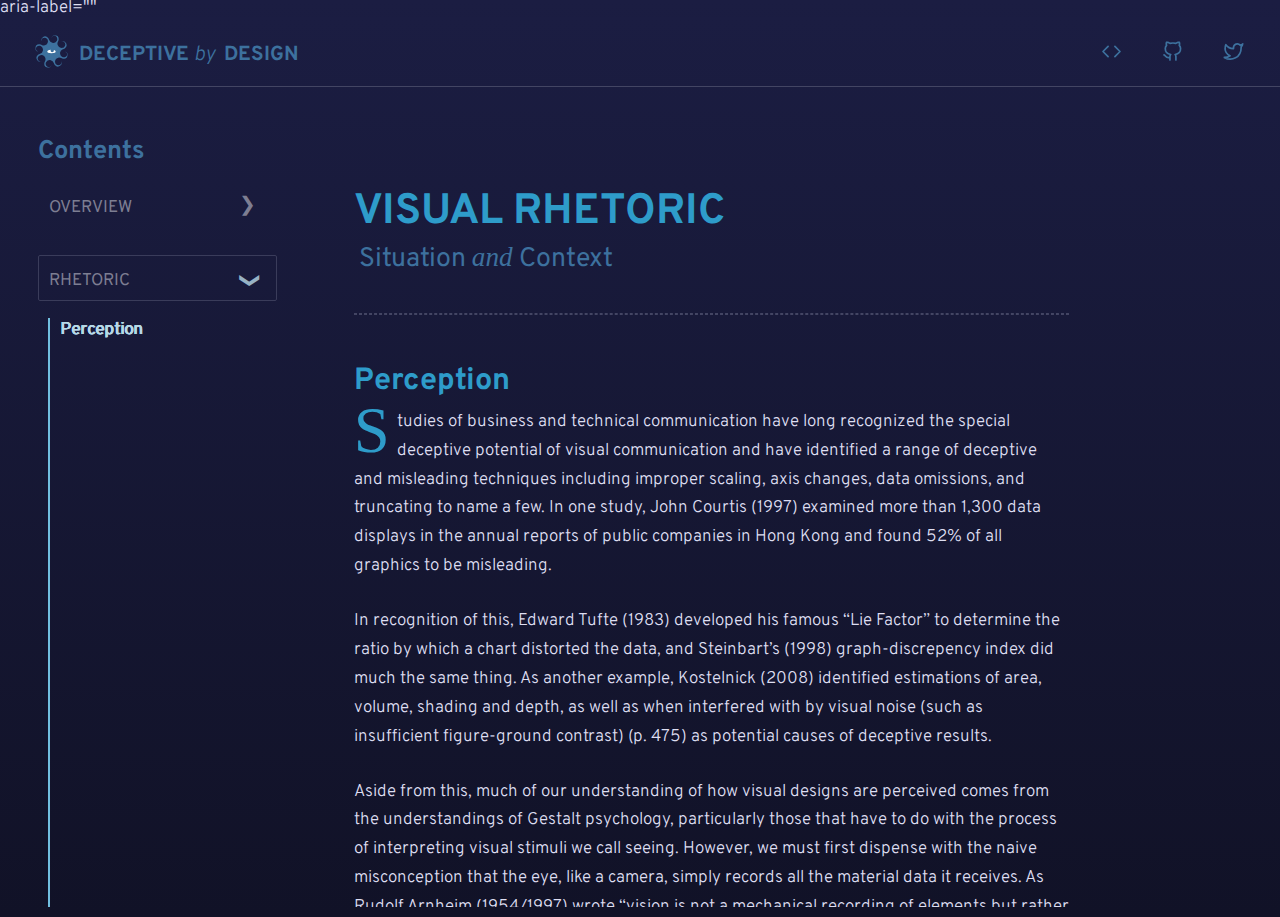
<file: pg/theory.html>
aria-label="" <!DOCTYPE html>
<html lang="en">
  <head>
    <meta charset="utf-8">
    <meta name="viewport" content="width=device-width, initial-scale=1.0">
    <title>Rhetoric | Deceptive by Design</title>
    <link rel="preconnect" href="https://fonts.googleapis.com">
    <link rel="preconnect" href="https://fonts.gstatic.com" crossorigin>
    <link href="https://fonts.googleapis.com/css2?family=Overpass:wght@300;500;700&display=swap" rel="stylesheet">
    <link rel="stylesheet" href="../deps/css/modnorm.min.css">
    <link rel="stylesheet" href="../deps/css/style.css">
  </head>
  <body>
    <main>
      <nav class="topnav">
        <a href="../index.html" class="brand">
          <svg width="27" height="27" xmlns="http://www.w3.org/2000/svg" class="logo">
            <g id="metis" fill="currentColor" fill-rule="evenodd"><path d="M18.161 19.05a3.328 3.328 0 0 1 3.414-.188 4.112 4.112 0 0 0 1.841.625 3.312 3.312 0 0 0 3.592-2.997 2.651 2.651 0 0 0-2.294-2.862 2.127 2.127 0 0 1 1.817 2.3c-.133 1.465-1.423 2.476-2.892 2.413-.795-.035-1.387-.454-1.475-.5a3.329 3.329 0 0 1-1.55-2.94c.048-.247.084-.495.106-.744a3.327 3.327 0 0 1 2.292-2.594 4.123 4.123 0 0 0 1.744-.86 3.309 3.309 0 0 0 .42-4.66 2.65 2.65 0 0 0-3.645-.401c.9-.678 2.18-.533 2.91.342.943 1.13.746 2.756-.338 3.75-.586.538-1.3.661-1.397.69a3.328 3.328 0 0 1-3.285-1.105 7.084 7.084 0 0 0-.41-.529 3.326 3.326 0 0 1-.161-3.372 4.12 4.12 0 0 0 .625-1.841 3.308 3.308 0 0 0-2.997-3.592 2.65 2.65 0 0 0-2.863 2.293 2.127 2.127 0 0 1 2.3-1.816c1.465.132 2.477 1.422 2.413 2.892-.034.794-.453 1.387-.5 1.475a3.326 3.326 0 0 1-3.036 1.545 7.18 7.18 0 0 0-.611-.082l.008-.014a3.328 3.328 0 0 1-2.61-2.294 4.129 4.129 0 0 0-.86-1.744 3.308 3.308 0 0 0-4.66-.42 2.65 2.65 0 0 0-.402 3.645c-.676-.901-.533-2.181.343-2.911 1.129-.943 2.756-.745 3.75.339.538.586.661 1.3.69 1.396A3.327 3.327 0 0 1 9.328 7.58l.01.006a7.251 7.251 0 0 0-.432.33L8.9 7.902a3.328 3.328 0 0 1-3.468.223A4.118 4.118 0 0 0 3.592 7.5 3.308 3.308 0 0 0 0 10.497a2.65 2.65 0 0 0 2.293 2.862 2.126 2.126 0 0 1-1.816-2.3c.132-1.465 1.422-2.476 2.892-2.412.794.034 1.387.453 1.475.499a3.327 3.327 0 0 1 1.542 3.083 7.165 7.165 0 0 0-.074.552l-.011-.006a3.329 3.329 0 0 1-2.295 2.61 4.123 4.123 0 0 0-1.744.86 3.308 3.308 0 0 0-.42 4.66 2.65 2.65 0 0 0 3.645.402 2.127 2.127 0 0 1-2.91-.343c-.943-1.13-.746-2.756.338-3.75.586-.539 1.3-.661 1.396-.69a3.327 3.327 0 0 1 3.174.98c.133.2.276.394.429.582l-.025.006a3.328 3.328 0 0 1 .224 3.469 4.118 4.118 0 0 0-.625 1.841 3.308 3.308 0 0 0 2.997 3.592 2.65 2.65 0 0 0 2.862-2.294 2.127 2.127 0 0 1-2.3 1.816c-1.464-.132-2.476-1.422-2.413-2.891.034-.795.454-1.387.5-1.476a3.328 3.328 0 0 1 2.989-1.547c.237.046.475.08.713.103a3.328 3.328 0 0 1 2.565 2.285 4.13 4.13 0 0 0 .86 1.744 3.309 3.309 0 0 0 4.66.42 2.65 2.65 0 0 0 .402-3.645c.677.9.533 2.18-.343 2.911-1.129.942-2.756.745-3.75-.339-.538-.586-.66-1.3-.69-1.397a3.328 3.328 0 0 1 .924-3.121 7.29 7.29 0 0 0 .697-.513z" fill-rule="nonzero"/>
        		<path class="eye" d="M12.92 12a1.487 1.487 0 0 0-.207.762c0 .797.617 1.443 1.378 1.443.76 0 1.378-.646 1.378-1.443 0-.21-.043-.408-.119-.587 1.213.287 1.65.858 1.65 1.372C17 14.27 16.16 15 13.461 15 10.763 15 10 14.28 10 13.547c0-.68.68-1.442 2.92-1.547z" fill="#FFF"/>
            </g>
      		</svg>
          <span href="index.html" class="site-title">Deceptive <em>by</em> Design</span>
        </a>
        <div class="top-links">
          <a href="meta.html">
            <svg aria-label="meta" class="icon" xmlns="http://www.w3.org/2000/svg" width="24" height="24" viewBox="0 0 24 24" fill="none" stroke="currentColor" stroke-width="2" stroke-linecap="round" stroke-linejoin="round" class="feather feather-code"><polyline points="16 18 22 12 16 6"></polyline><polyline points="8 6 2 12 8 18"></polyline>
            </svg>
          </a>
          <a target="_blank" href="https://github.com/ericyork/dbd">
            <svg aria-label="github" class="icon" id="github" xmlns="http://www.w3.org/2000/svg" width="24" height="24" viewBox="0 0 24 24" fill="none" stroke="currentColor" stroke-width="2" stroke-linecap="round" stroke-linejoin="round" class="feather feather-github"><path d="M9 19c-5 1.5-5-2.5-7-3m14 6v-3.87a3.37 3.37 0 0 0-.94-2.61c3.14-.35 6.44-1.54 6.44-7A5.44 5.44 0 0 0 20 4.77 5.07 5.07 0 0 0 19.91 1S18.73.65 16 2.48a13.38 13.38 0 0 0-7 0C6.27.65 5.09 1 5.09 1A5.07 5.07 0 0 0 5 4.77a5.44 5.44 0 0 0-1.5 3.78c0 5.42 3.3 6.61 6.44 7A3.37 3.37 0 0 0 9 18.13V22"></path>
            </svg>
          </a>
          <a target="_blank" href="https://twitter.com/hashtag/darkpatterns">
            <svg aria-label="twitter" class ="icon" xmlns="http://www.w3.org/2000/svg" width="24" height="24" viewBox="0 0 24 24" fill="none" stroke="currentColor" stroke-width="2" stroke-linecap="round" stroke-linejoin="round" class="feather feather-twitter"><path d="M23 3a10.9 10.9 0 0 1-3.14 1.53 4.48 4.48 0 0 0-7.86 3v1A10.66 10.66 0 0 1 3 4s-4 9 5 13a11.64 11.64 0 0 1-7 2c9 5 20 0 20-11.5a4.5 4.5 0 0 0-.08-.83A7.72 7.72 0 0 0 23 3z"></path></svg>
          </a>
          <button class="nav-tog" onclick="navTog()">&#9776;</button>
        </div>
      </nav>
      <article id="page">
        <header>
          <section class="blockhead">
            <h1>Visual Rhetoric</h1>
            <h2 class="subtitle">Situation <em>and</em> Context</h2>
            <hr />
          </section>
        </header>
        <section>
          <div id="visual">
            <h3>Perception</h3>
            <p>Studies of business and technical communication have long recognized the special deceptive potential of visual communication and have identified a range of deceptive and misleading techniques including improper scaling, axis changes, data omissions, and truncating to name a few. In one study, John Courtis (1997) examined more than 1,300 data displays in the annual reports of public companies in Hong Kong and found 52% of all graphics to be misleading. </p>
            <p>In recognition of this, Edward Tufte (1983) developed his famous “Lie Factor” to determine the ratio by which a chart distorted the data, and Steinbart’s (1998) graph-discrepency index did much the same thing. As another example, Kostelnick (2008) identified estimations of area, volume, shading and depth, as well as when interfered with by visual noise (such as insufficient figure-ground contrast) (p. 475) as potential causes of deceptive results.</p>
            <p>Aside from this, much of our understanding of how visual designs are perceived comes from the understandings of Gestalt psychology, particularly those that have to do with the process of interpreting visual stimuli we call seeing. However, we must first dispense with the naive misconception that the eye, like a camera, simply records all the material data it receives. As Rudolf Arnheim (1954/1997) wrote “vision is not a mechanical recording of elements but rather the apprehension of signifi­cant structural patterns” (p.6), structural patterns which can guide or mislead, our interpretation.</p>
            <p>Once we no longer tether visual perception to a strictly corresponding reality, we realize “the shape of an object we see does not… depend only on its retinal projection at a given moment &#8230; the image is deter­mined by the totality of visual experiences we have had with that object, or with that kind of object, during our lifetime” (p. 47). This can lead to some startling results, such as the fact that we routinely edit out the appearance of our own noses in our visual field, as well as how we automatically straighten curved lines. Arnheim wrote “the eye is not corrected for spherical aberration, and yet straight lines do not look curved” (p. 69).</p>
          </div>
          <figure>
          <img src="../deps/svg/constancy.svg" alt="Figure 2: “Constancy of Vision” adapted from Arnheim (1954/1997, p. 272). This illustrates how a trapezoidal figure will appear, under certain circumstances, for all intents and purposes to be another shape entirely." />
          <figcaption><strong>Figure 2:</strong> “Constancy of Vision” adapted from Arnheim (1954/1997, p. 272). This illustrates how a trapezoidal figure will appear, under certain circumstances, for all intents and purposes to be another shape entirely.</figcaption>
          </figure>
          <p>Studying Arnheim’s work, as relevant in the digital age as ever, we find there is a kind of double deceit required to produce faithful representations: first the artist’s eye must be deceived in seeing the object, and second the artist’s drawing must deceive the eye of the viewer. While pictorial representation may capture a truthful percept of the original object, it is by no means necessary and often instead counterproductive. Consider the example in the figure above, where the viewer perceives only the simplest shape possible based on the information available. The configuration quite natural “yields an untruthful image” Arnheim (1954/1997, p. 272).</p>
          <p>The idea that world as we see it is not the world as it is is fundamental to understanding the mechanism of dark patterns. Aside from these two primary understandings, Gestalt principles such as the law of similarity, the law of continuity, the principles of closure, of good figure, and of figure-ground are also necessary for analysis of the visual dimension dark patterns exploit. The next sections are concerned with the dark patterns in design and rhetoric, and metis, or cunning intelligence itself, but the the perceptual understandings derived from Arnheim will arise again when analyzing specific deceptive interfaces in the pages to come.</p>
          <div id="weapons">
            <h3>Weaponization</h3>
            <p>In studies devoted to the design of interactive systems, to video game development, and to human-computer interaction, research has been fairly unanimous in condemning dark patterns, expressing concerns they compromise users’ privacy (Christoph Bosch, Benjamin Erb, Frank Kargl, Henning Kopp &amp; Stefan Pfattheicher, 2016), negatively impact users’ finances (Jose Zagal, Staffan Bjork &amp; Chris Lewis, 2013), and their levels of attention and engagement (Saul Greenberg, Sebastian Boring, Jo Vermeulen, &amp; Jakub Dostal, 2014).</p>
          </div>
          <p>Scholars have pointed to dark patterns as indicative of the need for widespread and sustained discussion of ethics in interaction design (Colin Gray, Yubo Kou, Brian Battles, Joseph Hoggatt, &amp; Austin Toombs, 2018) and user experience design (Madison Fansher, Shruthi Sai Chivukula, and Colin Gray, 2018), and most have characterized dark patterns in negative terms, calling them variously “unethical” (Zagal, Bjork &amp; Lewis, 2013, p. 3), “manipulative” (Bocsh et al. p. 241) and even “evil” (Gray et al., 2018, p.4). </p>
          <p>Technological rhetoric in particular has made significant contributions to these studies, documenting the effects of the technology outside of the interface, as it were. Perhaps the first to write directly about the rhetorical effects of dark patterns, Michael Trice &amp; Liza Potts (2018) studied the infamous GamerGate hoax and found how dark patterns built into the design of Twitter’s platform were leveraged to artificially amplify alt-right rhetoric (p. 3). “GamerGate,” the authors wrote “trapped both its unwilling targets and willing participants in an unending cycle of rhetorical invention through a <em>mechanism</em> &#8230; ” (p. 2, emphasis added), highlighting compactly the role of rhetoric as invention, the existence of a trap, and the reliance of that trap on a mechanical contrivance of some kind—themes this webtext will echo.</p>
          <p>Michael Trice (2019) continued to build on the rhetorical character of dark patterns in terms of <em>ethos</em> by describing “an ethic of knowledge disruption” (p. 107) resulting from the rhetoric of the technical platforms which support digital activism and the ensuing exploitation of the platforms’ vulnerabilities carried out by (again) Russian State-sponsored actors engaging in calculated campaigns of dis- and misinformation. While a “democratic ideal” may in theory be “obtainable through proper platform design and governance” (p. 106), Trice finds in GamerGate the opposite: that platform design and governance were used to prevent that democratic ideal from being realized.</p>
          <div id="privacy">
            <h3>Privacy and Profit</h3>
            <p>In similar vein but regarding a different aspect of dark patterns, John Gallagher (2019) wrote of what he termed ‘dark interactions,’ which he described as “the reverse of &#8230; dark patterns” (p. 159). Dark interactions, he explained, are characterized by the ways “interfaces enable, encourage, and coerce users to provide information about themselves on a recurring basis” (p. 160) and were used for intelligence-gathering purposes—in other words, for surveillance conducted both by governmental and non-governmental organizations.</p>
          </div>
          <p>Aside from gathering intelligence and selling it, dark patterns can be used to influence behavior and generate profit, a point noted by technical communication scholars Gustav Verhulsdonck and Nadya Shalamova (2020), who wrote of the “risk that designers are pressured to create dark patterns that benefit the business aspect, but not the end user” and explained how the “practice raises ethical concerns for UX designers and technical communicators” (p. 196). Indeed, even when dark patterns are not being used to justify invasions, architecting attempted coups, or fomenting violence between protestors and counterprotestors, they are engaged in mere profiteering.</p>
          <p>Finally, there has been important recent work in legal scholarship, including significant experimental results published by Jamie Luguri &amp; Lior Strahilevitz (2021) which, the authors claimed, for the first time “demonstrates the effectiveness of various dark patterns” (102). These results gave quantifiable weight to their suggestion that “certain kinds of dark patterns &#8230; can be so powerful in and of themselves &#8230;” that they should cause the “FTC to conclude&#8230; [they are] presumptively deceptive or unfair” (p. 98). In other words, from a legal perspective, these scholars argue that some kinds of dark patterns are so provably deceptive they may therefore already be illegal.</p>
          <p>Luguri &amp; Strahilevitz (2021) also warned of the corrosive effects dark patterns have when supported by modern automation and data infrastructure that provides the ability “to refine and perfect dark patterns.” They wrote: “By running tens of thousands of consumers through interfaces that were identical in every respect but one, firms can determine exactly which interface, which text, which juxtapositions, and which graphics,” concluding that, as a result, “consumers’ ability to defend themselves has degraded” (p. 103). The digital nature of dark patterns makes them highly adaptable and correspondingly more difficult to combat. </p>
          <div id="rhetoric">
            <h3>Rhetorical Cunning</h3>
            <p>According to the legends of Hesiod and Ovid, the goddess Mêtis was the daughter of Tethys. As an ocean goddess, she was a shapeshifter and her divine portfolio included counsel, wisdom, and trickery. Her story is perhaps not as well-known as others in the pantheon, but Mêtis was Zeus’ first wife and it was she who authored the ploy by which Zeus bested Chronos and inaugurated the Olympian age.</p>
          </div>
          <p>Afterward, Zeus learned that Metis’ progeny would one day overthrow him as he'd overthrown his own father, so he tricked her into assuming the form of a fly and swallowed her, consuming her power to become “himself pure mêtis” (Marcel Detienne &amp; John-Paul Vernant, 1978/1991, p. 14) which ensured his eternal dominance over gods and men.</p>
          <p>However, Mêtis was pregnant. The unborn child eventually sprang from Zeus’ brow “arrayed in arms of war” (<a href="http://www.perseus.tufts.edu/hopper/text?doc=Perseus:abo:tlg,0020,001:927">Hesiod, ln.901</a>). Athena, chief goddess and patron of the arts, whether advising in stratagems or teaching crafts, perhaps most directly inherited the gifts of Mêtis that Zeus had tried to keep for himself.</p>
          <p>To see <em>metis</em> properly, then, we must recover what Janet Atwill (1998/2009) called a “neglected tradition of rhetoric embodied &#8230; in Protagoras’ political tēchne and Isocrates’ logon tēchne and preserved, in somewhat modified form in Aristotle’s <cite>Rhetoric</cite>” (p. 1). While similar in many ways to the feminist rhetorical project of Susan Jarrett (1998), Atwill's is more explicitly about reclaiming <em>techne</em> and thus relates closely with <em>metis</em>.</p>
          <p>In Atwill’s feminist reclamation, <em>metis</em> plays a central role because it “transgresses boundaries” with its “transformative power” (p. 56). Useful in “situations which are transient, shifting, disconcerting, and ambiguous,” the ability to change form gives it the flexibility to address always shifting circumstances and enables the “significance of <em>techne</em>” (Atwill, 1998/2009, p. 56).</p>
          <p>Scholars, including Debra Hawhee (2002) and Jay Timothy Dolmage (2009 and 2014) have emphasized the physical, embodied character of <em>metis</em>, while still others, such as Karen Kopelson (2003), and Erin Brock Carlson (2018) have examined its pedagogical relevance. Thomas Rickert (2014) studied its relevance to classical, pre-Sophistic rhetoric. All of these scholars have written of the central importance of <em>metis</em> to various feminist concerns, but <em>metis</em> is especially relevant when it comes to rhetorics of embodiment.</p>
          <div id="embody">
            <h3>Embodiment</h3>
            <p>In a landmark work, <cite>Disability Rhetoric</cite>, Dolmage (2014) draws extensively on queer theory and feminist rhetorics of embodiment to illuminate the rhetoric of bodily expression: not only how bodies are represented but also how they can be at once marginalized, objectified, empowered and treated with equity. Dolmage writes extensively of <em>metis</em> both as a concept and as a mythological figure, as a goddess and as an idea. It’s here that one can see most fully the idea that the myth of Metis is synecdoche for femininity in rhetoric.</p>
            <p>Perhaps in the most significant contribution to the literature on <em>metis</em>, Dolmage brings in the story of Medusa, a figure who has come to be seen as representative of feminism. Having noted in particular that “Medusa’s snakelike head was a direct symbol of her cunning, calling up the curving and polymorphism of mētis” (p.207), Dolmage went on to write how Medusa, is “a symbol of female embodiment and oftentimes a symbol of the stigma and confusion around, and the powerful, sometimes violent challenges to, women’s embodied rhetoricity” (p. 208) and figures the stoning power of Medusa’s gaze as the power of rhetoric to fix and freeze others.</p>
            <p>Aside from the snaky hair and the stoning gaze, Dolmage also describes the feminine attributes of “artful eloquence” and “rhetorical ornament” and juxtaposes these with the “grisly” story of Medusa’s death and its depiction in ancient art, finding there support for the feminist project of Hélène Cixous, her “reclamation of cunning” (p. 208), in which the story of Medusa shows how women have been driven away from writing their stories “as violently as from their own bodies” (p. 210)—an alienation from self that contributes to and furthers the process of othering. </p>
            <p>From this perspective, Dolmage wrote, the “driving away from the body resonates with Zeus’s consumption of Metis and the condemnation of bodily intelligence (and of the bodies of cunning intelligence) encouraged by the tradition we have chosen” (p. 210). While for Atwill (1998/2009), the rhetorical tradition has “neglected” (p. 1) <em>metis</em>, for Dolmage, the tradition has actively consumed <em>metis</em> through violent appropriation and in so doing severed femininity from womanhood like Medusa: “freezing of us all before the specter of the feminine” (Dolman, 2014, p. 208).</p>
            <p>Important recent studies of <em>metis</em> come with Erin Brock Carlson’s conception of it as a technofeminist intervention (2019) for use in larger projects of rhetorical activism and rhetorical listening, as well as a feminist-inspired method for participatory research (2020) in communities. Carlson (2019) wrote how “<em>metis</em> helps bodies navigate those structures [of inequity] by deploying a range of resources, including physical and digital tools” (p. 2). </p>
            <p>Carlson (2019) developed a coherent framework for metis that not only figures it as a powerful feminist method of engagement, writing how it is most useful “as a collaborative tool in social movements” but also as a uniquely social metholdology “especially helpful in digital spaces” because it is essentially “a melding of bodies and minds” (p. 16) Like other, Carlson also saw <em>metis</em> as having been disrupted in the rhetorical tradition and wrote that “this erasure” consequently “casts metis as a singular power, isolated from other elements or actors” (p. 16), ironically strengthening what the masculine intended to destroy.</p>
          </div>
        </section>
        <nav class="arrows">
          <a class="prev" href="../index.html">
            <svg class="lg-icon" xmlns="http://www.w3.org/2000/svg" width="24" height="24" viewBox="0 0 24 24" fill="none" stroke="currentColor" stroke-width="2" stroke-linecap="round" stroke-linejoin="round" class="feather feather-arrow-left-circle"><circle cx="12" cy="12" r="10"></circle><polyline points="12 8 8 12 12 16"></polyline><line x1="16" y1="12" x2="8" y2="12"></line></svg>
            <span>Back</span>
          </a>
          <ul class="pages">
            <li><a class="page-num" href="../index.html">1</a></li>
            <li><a class="page-num" href="theory.html" aria-current="page">2</a></li>
            <li><a class="page-num" href="camouflage.html">3</a></li>
            <li><a class="page-num" href="disguise.html">4</a></li>
            <li><a class="page-num" href="timing.html">5</a></li>
            <li><a class="page-num" href="reversal.html">6</a></li>
            <li><a class="page-num" href="conclusion.html">7</a></li>
          </ul>
          <a class="next" href="camouflage.html">
            <svg class="lg-icon" xmlns="http://www.w3.org/2000/svg" width="24" height="24" viewBox="0 0 24 24" fill="none" stroke="currentColor" stroke-width="2" stroke-linecap="round" stroke-linejoin="round" class="feather feather-arrow-right-circle"><circle cx="12" cy="12" r="10"></circle><polyline points="12 16 16 12 12 8"></polyline><line x1="8" y1="12" x2="16" y2="12"></line></svg>
            <span>Next</span>
          </a>
        </nav>
      </article>
      <nav class="sidenav">
        <div class="xtra-links">
          <a href="pg/meta.html">
            <svg aria-label="meta" class="icon" xmlns="http://www.w3.org/2000/svg" width="24" height="24" viewBox="0 0 24 24" fill="none" stroke="currentColor" stroke-width="2" stroke-linecap="round" stroke-linejoin="round" class="feather feather-code"><polyline points="16 18 22 12 16 6"></polyline><polyline points="8 6 2 12 8 18"></polyline>
            </svg>
          </a>
          <a target="_blank" href="https://github.com/ericyork/dbd">
            <svg aria-label="github" class="icon" id="github" xmlns="http://www.w3.org/2000/svg" width="24" height="24" viewBox="0 0 24 24" fill="none" stroke="currentColor" stroke-width="2" stroke-linecap="round" stroke-linejoin="round" class="feather feather-github"><path d="M9 19c-5 1.5-5-2.5-7-3m14 6v-3.87a3.37 3.37 0 0 0-.94-2.61c3.14-.35 6.44-1.54 6.44-7A5.44 5.44 0 0 0 20 4.77 5.07 5.07 0 0 0 19.91 1S18.73.65 16 2.48a13.38 13.38 0 0 0-7 0C6.27.65 5.09 1 5.09 1A5.07 5.07 0 0 0 5 4.77a5.44 5.44 0 0 0-1.5 3.78c0 5.42 3.3 6.61 6.44 7A3.37 3.37 0 0 0 9 18.13V22"></path>
            </svg>
          </a>
          <a target="_blank" href="https://twitter.com/hashtag/darkpatterns">
            <svg aria-label="twitter" class="icon" xmlns="http://www.w3.org/2000/svg" width="24" height="24" viewBox="0 0 24 24" fill="none" stroke="currentColor" stroke-width="2" stroke-linecap="round" stroke-linejoin="round" class="feather feather-twitter"><path d="M23 3a10.9 10.9 0 0 1-3.14 1.53 4.48 4.48 0 0 0-7.86 3v1A10.66 10.66 0 0 1 3 4s-4 9 5 13a11.64 11.64 0 0 1-7 2c9 5 20 0 20-11.5a4.5 4.5 0 0 0-.08-.83A7.72 7.72 0 0 0 23 3z"></path></svg>
          </a>
        </div>
        <h2>Contents</h2>
        <section class="nav-section">
          <h3>Overview</h3>
          <ul class="collapse">
            <li><a href="../index.html#intro">Introduction</a></li>
            <li><a href="../index.html#history">History in Brief</a></li>
            <li><a href="../index.html#medium">Content and Medium</a></li>
            <li><a href="../index.html#illustration">An Illustration</a></li>
            <li><a href="../index.html#rhetops">As RhetOps</a></li>
          </ul>
        </section>
        <section class="nav-section">
          <h3 class="opened">Rhetoric</h3>
          <ul class="collapse show">
            <li><a href="#visual">Perception</a></li>
            <li><a href="#weapons">Weaponization</a></li>
            <li><a href="#privacy">Privacy and Profits</a></li>
            <li><a href="#rhetoric">Rhetorical Cunning</a></li>
            <li><a href="#embody">Embodiment</a></li>
          </ul>
        </section>
        <section class="nav-section">
          <h3>Camouflage</h3>
          <ul class="collapse">
            <li><a href="camouflage.html#top">Misdirecting</a></li>
            <li><a href="camouflage.html#eg1">Shapeshifting</a></li>
            <li><a href="camouflage.html#eg2">No Affordance</a></li>
            <li><a href="camouflage.html#eg3">Low Contrast</a></li>
            <li><a href="camouflage.html#eg4">Out of Sight</a></li>
          </ul>
        </section>
        <section class="nav-section">
          <h3>Disguise</h3>
          <ul class="collapse">
            <li><a href="disguise.html#top">Disguises</a></li>
            <li><a href="disguise.html#eg1">Something Else</a></li>
            <li><a href="disguise.html#eg2">Not Sure?</a></li>
            <li><a href="disguise.html#eg3">Sneaky Submit</a></li>
          </ul>
        </section>
        <section class="nav-section">
          <h3>Timing</h3>
          <ul class="collapse">
            <li><a href="timing.html#top">Timing</a></li>
            <li><a href="timing.html#eg1"><em>Kairos</em></a></li>
            <li><a href="timing.html#eg2">Space</a></li>
            <li><a href="timing.html#eg3">Changes</a></li>
          </ul>
        </section>
        <section class="nav-section">
          <h3>Reversal</h3>
          <ul class="collapse">
            <li><a href="reversal.html#top">Reversals</a></li>
            <li><a href="reversal.html#eg1">Extreme Ambuguity</a></li>
            <li><a href="reversal.html#eg2">Ambiguous Identity</a></li>
            <li><a href="reversal.html#eg3">No Choice</a></li>
          </ul>
        </section>
        <section class="nav-section">
          <h3>Conclusion</h3>
          <ul class="collapse">
            <li><a href="conclusion.html#understand">Understanding</a></li>
            <li><a href="conclusion.html#defend">Defense</a></li>
            <li><a href="conclusion.html#direction">Directions</a></li>
            <li><a href="conclusion.html#refs">References</a></li>
          </ul>
        </section>
      </nav>
    </main>
    <!--
    loads scripts -->
    <script src="../deps/js/main.js"></script>
  </body>
</html>
</file>
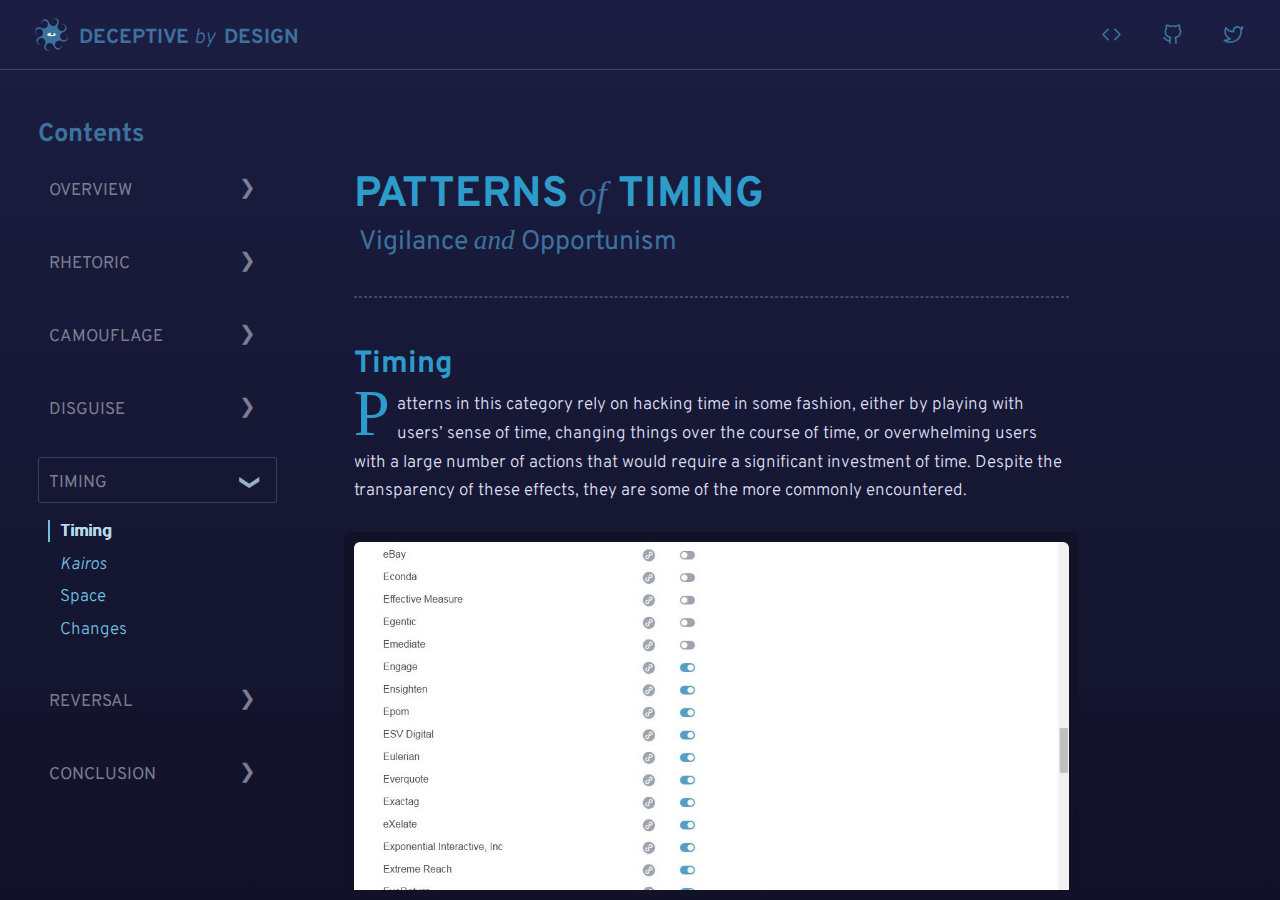
<file: pg/timing.html>
<!DOCTYPE html>
<html lang="en">
  <head>
    <meta charset="utf-8">
    <meta name="viewport" content="width=device-width, initial-scale=1.0">
    <title>Timing | Deceptive by Design</title>
    <link rel="preconnect" href="https://fonts.googleapis.com">
    <link rel="preconnect" href="https://fonts.gstatic.com" crossorigin>
    <link href="https://fonts.googleapis.com/css2?family=Overpass:wght@300;500;700&display=swap" rel="stylesheet">
    <link rel="stylesheet" href="../deps/css/modnorm.min.css">
    <link rel="stylesheet" href="../deps/css/style.css">
  </head>
  <body>
    <main>
      <nav class="topnav">
        <a href="../index.html" class="brand">
          <svg width="27" height="27" xmlns="http://www.w3.org/2000/svg" class="logo">
            <g id="metis" fill="currentColor" fill-rule="evenodd"><path d="M18.161 19.05a3.328 3.328 0 0 1 3.414-.188 4.112 4.112 0 0 0 1.841.625 3.312 3.312 0 0 0 3.592-2.997 2.651 2.651 0 0 0-2.294-2.862 2.127 2.127 0 0 1 1.817 2.3c-.133 1.465-1.423 2.476-2.892 2.413-.795-.035-1.387-.454-1.475-.5a3.329 3.329 0 0 1-1.55-2.94c.048-.247.084-.495.106-.744a3.327 3.327 0 0 1 2.292-2.594 4.123 4.123 0 0 0 1.744-.86 3.309 3.309 0 0 0 .42-4.66 2.65 2.65 0 0 0-3.645-.401c.9-.678 2.18-.533 2.91.342.943 1.13.746 2.756-.338 3.75-.586.538-1.3.661-1.397.69a3.328 3.328 0 0 1-3.285-1.105 7.084 7.084 0 0 0-.41-.529 3.326 3.326 0 0 1-.161-3.372 4.12 4.12 0 0 0 .625-1.841 3.308 3.308 0 0 0-2.997-3.592 2.65 2.65 0 0 0-2.863 2.293 2.127 2.127 0 0 1 2.3-1.816c1.465.132 2.477 1.422 2.413 2.892-.034.794-.453 1.387-.5 1.475a3.326 3.326 0 0 1-3.036 1.545 7.18 7.18 0 0 0-.611-.082l.008-.014a3.328 3.328 0 0 1-2.61-2.294 4.129 4.129 0 0 0-.86-1.744 3.308 3.308 0 0 0-4.66-.42 2.65 2.65 0 0 0-.402 3.645c-.676-.901-.533-2.181.343-2.911 1.129-.943 2.756-.745 3.75.339.538.586.661 1.3.69 1.396A3.327 3.327 0 0 1 9.328 7.58l.01.006a7.251 7.251 0 0 0-.432.33L8.9 7.902a3.328 3.328 0 0 1-3.468.223A4.118 4.118 0 0 0 3.592 7.5 3.308 3.308 0 0 0 0 10.497a2.65 2.65 0 0 0 2.293 2.862 2.126 2.126 0 0 1-1.816-2.3c.132-1.465 1.422-2.476 2.892-2.412.794.034 1.387.453 1.475.499a3.327 3.327 0 0 1 1.542 3.083 7.165 7.165 0 0 0-.074.552l-.011-.006a3.329 3.329 0 0 1-2.295 2.61 4.123 4.123 0 0 0-1.744.86 3.308 3.308 0 0 0-.42 4.66 2.65 2.65 0 0 0 3.645.402 2.127 2.127 0 0 1-2.91-.343c-.943-1.13-.746-2.756.338-3.75.586-.539 1.3-.661 1.396-.69a3.327 3.327 0 0 1 3.174.98c.133.2.276.394.429.582l-.025.006a3.328 3.328 0 0 1 .224 3.469 4.118 4.118 0 0 0-.625 1.841 3.308 3.308 0 0 0 2.997 3.592 2.65 2.65 0 0 0 2.862-2.294 2.127 2.127 0 0 1-2.3 1.816c-1.464-.132-2.476-1.422-2.413-2.891.034-.795.454-1.387.5-1.476a3.328 3.328 0 0 1 2.989-1.547c.237.046.475.08.713.103a3.328 3.328 0 0 1 2.565 2.285 4.13 4.13 0 0 0 .86 1.744 3.309 3.309 0 0 0 4.66.42 2.65 2.65 0 0 0 .402-3.645c.677.9.533 2.18-.343 2.911-1.129.942-2.756.745-3.75-.339-.538-.586-.66-1.3-.69-1.397a3.328 3.328 0 0 1 .924-3.121 7.29 7.29 0 0 0 .697-.513z" fill-rule="nonzero"/>
        		<path class="eye" d="M12.92 12a1.487 1.487 0 0 0-.207.762c0 .797.617 1.443 1.378 1.443.76 0 1.378-.646 1.378-1.443 0-.21-.043-.408-.119-.587 1.213.287 1.65.858 1.65 1.372C17 14.27 16.16 15 13.461 15 10.763 15 10 14.28 10 13.547c0-.68.68-1.442 2.92-1.547z" fill="#FFF"/>
            </g>
      		</svg>
          <span href="index.html" class="site-title">Deceptive <em>by</em> Design</span>
        </a>
        <div class="top-links">
          <a href="meta.html">
            <svg aria-label="meta" class="icon" xmlns="http://www.w3.org/2000/svg" width="24" height="24" viewBox="0 0 24 24" fill="none" stroke="currentColor" stroke-width="2" stroke-linecap="round" stroke-linejoin="round" class="feather feather-code"><polyline points="16 18 22 12 16 6"></polyline><polyline points="8 6 2 12 8 18"></polyline>
            </svg>
          </a>
          <a target="_blank" href="https://github.com/ericyork/dbd">
            <svg aria-label="github" class="icon" id="github" xmlns="http://www.w3.org/2000/svg" width="24" height="24" viewBox="0 0 24 24" fill="none" stroke="currentColor" stroke-width="2" stroke-linecap="round" stroke-linejoin="round" class="feather feather-github"><path d="M9 19c-5 1.5-5-2.5-7-3m14 6v-3.87a3.37 3.37 0 0 0-.94-2.61c3.14-.35 6.44-1.54 6.44-7A5.44 5.44 0 0 0 20 4.77 5.07 5.07 0 0 0 19.91 1S18.73.65 16 2.48a13.38 13.38 0 0 0-7 0C6.27.65 5.09 1 5.09 1A5.07 5.07 0 0 0 5 4.77a5.44 5.44 0 0 0-1.5 3.78c0 5.42 3.3 6.61 6.44 7A3.37 3.37 0 0 0 9 18.13V22"></path>
            </svg>
          </a>
          <a target="_blank" href="https://twitter.com/hashtag/darkpatterns">
            <svg aria-label="twitter" class ="icon" xmlns="http://www.w3.org/2000/svg" width="24" height="24" viewBox="0 0 24 24" fill="none" stroke="currentColor" stroke-width="2" stroke-linecap="round" stroke-linejoin="round" class="feather feather-twitter"><path d="M23 3a10.9 10.9 0 0 1-3.14 1.53 4.48 4.48 0 0 0-7.86 3v1A10.66 10.66 0 0 1 3 4s-4 9 5 13a11.64 11.64 0 0 1-7 2c9 5 20 0 20-11.5a4.5 4.5 0 0 0-.08-.83A7.72 7.72 0 0 0 23 3z"></path></svg>
          </a>
          <button class="nav-tog" onclick="navTog()">&#9776;</button>
        </div>
      </nav>
      <article>
        <header>
          <section class="blockhead">
            <h1>Patterns <em>of</em> Timing</h1>
            <h2 class="subtitle">Vigilance <em>and</em> Opportunism</h2>
            <hr />
          </section>
        </header>
        <section>
          <div id="top">
            <h3>Timing</h3>
            <p>Patterns in this category rely on hacking time in some fashion, either by playing with users’ sense of time, changing things over the course of time, or overwhelming users with a large number of actions that would require a significant investment of time. Despite the transparency of these effects, they are some of the more commonly encountered.</p>
          </div>
          <figure>
          <img src="../bin/img/1time.jpg" alt="Figure 12: “That’s a Lot of Switches” posted by Twitter by user @Millstab. This archetype shows a portion of the 350+ toggles that must be individually adjusted to opt out of all data brokering services the user is otherwise enrolled in." />
          <figcaption><strong>Figure 12:</strong> “That’s a Lot of Switches” posted by Twitter by user <a href="https://twitter.com/Millstab/status/999762424994594817?s=20&amp;t=qVIIKhLX_tXOvjitNBszDg">@Millstab</a>. This archetype shows a portion of the 350+ toggles that must be individually adjusted to opt out of all data brokering services the user is otherwise enrolled in.</figcaption>
          </figure>
          <p>Nothing in the interface has been hidden or transformed, instead what had seemed a simple task (opting out) has been turned into an extremely tedious and time-consuming one; and an interface ostensibly designed to assist users is revealed as actively hostile.</p>
          <p>The sheer number of switches that must be toggled to unsubscribe totally from the service amounts to a kind of emotional intimidation. “Don’t even try it,” the interface seems to snarl. The regular relationship with the text has been reversed: instead of the interface as a helper, or as pretending to help at least, this interface is overtly threatening and malignant.</p>
          <p>UX designers will be familiar with Hick’s Law which holds that “the time it takes to make a decision increases with the number and complexity of choices” (Yablonski, 2019). For each item on the list, each other item becomes measurably more difficult to track. From a visual and informational design perspective, this list is the equivalent of a cadre of thugs showing up to muscle you out of your money.</p>
          <div id="eg1"></div>
          <h3>Kairos</h3>
          <p>An essential characteristic of mêtis is its vigilant opportunism, and kairos is its rhetorical counterpart. Since the realm where mêtis applies is an antagonistic one with opposing forces striving against each other, mêtis “operates on a shifting terrain, in uncertain and ambiguous situations” (Detienne and Vernant, 1974/1998 p. 14). Being cunning in such circumstances involves not only watchfulness, but, when the moment comes, sudden motion, and so it also requires knowledge both about the factors involved as well as the likely progression of events.</p>
          <p>That this aspect of mêtis is closely related to “the term <em>kairos</em>, opportunity,” the authors noted, “although in a form which we must define more closely” (p. 15). The kind the authors mean is not mere recognition of the kairic moment, but rather mastery over it. Detienne and Vernant wrote mêtis “can seize the opportunity in as much as… it has been able to foresee how events will turn out and to prepare itself for this well in advance” (p.16). </p>
          <figure>
          <img src="../bin/img/2time.jpg" alt="Figure 13: “You Could Always Just Subscribe” posted by Twitter by user @KyloKav. This variant intimidates users with un-deletable calendar events lasting five years, reminding users to re-subscribe every three months." />
          <figcaption><strong>Figure 13:</strong> “You Could Always Just Subscribe” posted by Twitter by user <a href="https://twitter.com/KyloKav/status/1039910188613070854?s=20&amp;t=qVIIKhLX_tXOvjitNBszDg">@KyloKav</a>. This variant intimidates users with un-deletable calendar events lasting five years, reminding users to re-subscribe every three months.</figcaption>
          </figure>
          <p>Thus, acting with mêtis means learning from the past, inhabiting the present, and manipulating the future beforehand. It means occupying the right positions in both space and time. This example shows how the dark pattern designer is so far ahead of the user, five years, that time can be leveraged for gain.</p>
          <div id="eg2"></div>
          <h3>Space</h3>
          <p>This union of space with time is captured in the rhetorical concept of <em>kairos</em>, which, after long neglect, has been enjoying a decades-long revival in issues of agency (Herndl and Licona, 2004), religion (Crosby, 2011), and the rhetoric of science (Miller, 2013), among others. Much of modern rhetorical conceptions of kairos are drawn from Sippiora and Baumlin (2002) and ultimately from E.C White (1987), who derives the roots of the word from both archery and weaving, describing kairos as “a passing instant when an opening appears which must be driven through with force if success is to be achieved” (p.13).</p>
          <figure>
          <img src="../bin/img/3time.jpg" alt="Figure 14: “Just Mail Us This Form” hacks time to prevent users from unsubscribing by making them mail in the unsubscribe form via physical mail. posted by Twitter by user @nielswd" />
          <figcaption><strong>Figure 14:</strong> “Just Mail Us This Form” hacks time to prevent users from unsubscribing by making them mail in the unsubscribe form via <strong>physical</strong> mail. posted by Twitter by user <a href="https://twitter.com/nielswd/status/1126937732339634176?s=20&amp;t=qVIIKhLX_tXOvjitNBszDg">@nielswd</a></figcaption>
          </figure>
          <p>In the snail mail variant in the figure above, the force is again the threat of costing time. Having to stop one’s electronic communication to obtain printouts, envelopes, stamps, and mail service in order to opt-out of an email subscription puts numerous formidable barriers in the way of canceling.</p>
          <div id="eg3">
            <h3>Changes</h3>
            <p>The metaphor of an opening, a window of time, and the movement necessary to clear it, whether by arrow or shuttle, again blurs the distinction between the mechanical and the discursive, allowing the archer, the weaver, or the rhetor to overtake the swiftly passing moment, as Detienne and Vernant wrote, “It is mêtis which, overtaking the kairos, however fleeting it may be, catches it by surprise” (p.16).</p>
            <figure>
            <img src="../bin/img/4time.jpg" alt="Figure 15: “Manufactured Urgency” posted by Twitter by an unknown user. This variant shows a sense of urgency being manufactured by the fictitious ticket counts. However the urgency is undermined when, a minute later, there are more tickets." />
            <figcaption><strong>Figure 15:</strong> “Manufactured Urgency” posted by Twitter by an unknown user. This variant shows a sense of urgency being manufactured by the fictitious ticket counts. However the urgency is undermined when, a minute later, there are more tickets.</figcaption>
            </figure>
            <p>Such ability allows designers to take advantage, as in this variant, showing two screenshots taken a minute apart. In the second, later shot, there are a different number of tickets available, and there are more of them. This creates an artificial sense of urgency that activates a user’s fear of missing out. </p>
          </div>
        </section>
        <nav class="arrows">
          <a class="prev" href="disguise.html">
            <svg class="lg-icon" xmlns="http://www.w3.org/2000/svg" width="24" height="24" viewBox="0 0 24 24" fill="none" stroke="currentColor" stroke-width="2" stroke-linecap="round" stroke-linejoin="round" class="feather feather-arrow-left-circle"><circle cx="12" cy="12" r="10"></circle><polyline points="12 8 8 12 12 16"></polyline><line x1="16" y1="12" x2="8" y2="12"></line></svg>
            <span>Back</span>
          </a>
          <ul class="pages">
            <li><a class="page-num" href="../index.html">1</a></li>
            <li><a class="page-num" href="theory.html">2</a></li>
            <li><a class="page-num" href="camouflage.html">3</a></li>
            <li><a class="page-num" href="disguise.html">4</a></li>
            <li><a class="page-num" href="timing.html" aria-current="page">5</a></li>
            <li><a class="page-num" href="reversal.html">6</a></li>
            <li><a class="page-num" href="conclusion.html">7</a></li>
          </ul>
          <a class="next" href="reversal.html">
            <svg class="lg-icon" xmlns="http://www.w3.org/2000/svg" width="24" height="24" viewBox="0 0 24 24" fill="none" stroke="currentColor" stroke-width="2" stroke-linecap="round" stroke-linejoin="round" class="feather feather-arrow-right-circle"><circle cx="12" cy="12" r="10"></circle><polyline points="12 16 16 12 12 8"></polyline><line x1="8" y1="12" x2="16" y2="12"></line></svg>
            <span>Next</span>
          </a>
        </nav>
      </article>
      <nav class="sidenav">
        <div class="xtra-links">
          <a href="pg/meta.html">
            <svg aria-label="meta" class="icon" xmlns="http://www.w3.org/2000/svg" width="24" height="24" viewBox="0 0 24 24" fill="none" stroke="currentColor" stroke-width="2" stroke-linecap="round" stroke-linejoin="round" class="feather feather-code"><polyline points="16 18 22 12 16 6"></polyline><polyline points="8 6 2 12 8 18"></polyline>
            </svg>
          </a>
          <a target="_blank" href="https://github.com/ericyork/dbd">
            <svg aria-label="github" class="icon" id="github" xmlns="http://www.w3.org/2000/svg" width="24" height="24" viewBox="0 0 24 24" fill="none" stroke="currentColor" stroke-width="2" stroke-linecap="round" stroke-linejoin="round" class="feather feather-github"><path d="M9 19c-5 1.5-5-2.5-7-3m14 6v-3.87a3.37 3.37 0 0 0-.94-2.61c3.14-.35 6.44-1.54 6.44-7A5.44 5.44 0 0 0 20 4.77 5.07 5.07 0 0 0 19.91 1S18.73.65 16 2.48a13.38 13.38 0 0 0-7 0C6.27.65 5.09 1 5.09 1A5.07 5.07 0 0 0 5 4.77a5.44 5.44 0 0 0-1.5 3.78c0 5.42 3.3 6.61 6.44 7A3.37 3.37 0 0 0 9 18.13V22"></path>
            </svg>
          </a>
          <a target="_blank" href="https://twitter.com/hashtag/darkpatterns">
            <svg aria-label="twitter" class="icon" xmlns="http://www.w3.org/2000/svg" width="24" height="24" viewBox="0 0 24 24" fill="none" stroke="currentColor" stroke-width="2" stroke-linecap="round" stroke-linejoin="round" class="feather feather-twitter"><path d="M23 3a10.9 10.9 0 0 1-3.14 1.53 4.48 4.48 0 0 0-7.86 3v1A10.66 10.66 0 0 1 3 4s-4 9 5 13a11.64 11.64 0 0 1-7 2c9 5 20 0 20-11.5a4.5 4.5 0 0 0-.08-.83A7.72 7.72 0 0 0 23 3z"></path></svg>
          </a>
        </div>
        <h2>Contents</h2>
        <section class="nav-section">
          <h3>Overview</h3>
          <ul class="collapse">
            <li><a href="../index.html#intro">Introduction</a></li>
            <li><a href="../index.html#history">History in Brief</a></li>
            <li><a href="../index.html#medium">Content and Medium</a></li>
            <li><a href="../index.html#illustration">An Illustration</a></li>
            <li><a href="../index.html#rhetops">As RhetOps</a></li>
          </ul>
        </section>
        <section class="nav-section">
          <h3>Rhetoric</h3>
          <ul class="collapse">
            <li><a href="theory.html#visual">Perception</a></li>
            <li><a href="theory.html#weapons">Weaponization</a></li>
            <li><a href="theory.html#privacy">Privacy and Profits</a></li>
            <li><a href="theory.html#rhetoric">Rhetorical Cunning</a></li>
            <li><a href="theory.html#embody">Embodiment</a></li>
          </ul>
        </section>
        <section class="nav-section">
          <h3>Camouflage</h3>
          <ul class="collapse">
            <li><a href="camouflage.html#top">Misdirecting</a></li>
            <li><a href="camouflage.html#eg1">Shapeshifting</a></li>
            <li><a href="camouflage.html#eg2">No Affordance</a></li>
            <li><a href="camouflage.html#eg3">Low Contrast</a></li>
            <li><a href="camouflage.html#eg4">Out of Sight</a></li>
          </ul>
        </section>
        <section class="nav-section">
          <h3>Disguise</h3>
          <ul class="collapse">
            <li><a href="disguise.html#top">Disguises</a></li>
            <li><a href="disguise.html#eg1">Something Else</a></li>
            <li><a href="disguise.html#eg2">Not Sure?</a></li>
            <li><a href="disguise.html#eg3">Sneaky Submit</a></li>
          </ul>
        </section>
        <section class="nav-section">
          <h3 class="opened">Timing</h3>
          <ul class="collapse show">
            <li><a href="#top">Timing</a></li>
            <li><a href="#eg1"><em>Kairos</em></a></li>
            <li><a href="#eg2">Space</a></li>
            <li><a href="#eg3">Changes</a></li>
          </ul>
        </section>
        <section class="nav-section">
          <h3>Reversal</h3>
          <ul class="collapse">
            <li><a href="reversal.html#top">Reversals</a></li>
            <li><a href="reversal.html#eg1">Extreme Ambuguity</a></li>
            <li><a href="reversal.html#eg2">Ambiguous Identity</a></li>
            <li><a href="reversal.html#eg3">No Choice</a></li>
          </ul>
        </section>
        <section class="nav-section">
          <h3>Conclusion</h3>
          <ul class="collapse">
            <li><a href="conclusion.html#understand">Understanding</a></li>
            <li><a href="conclusion.html#defend">Defense</a></li>
            <li><a href="conclusion.html#direction">Directions</a></li>
            <li><a href="conclusion.html#refs">References</a></li>
          </ul>
        </section>
      </nav>
    </main>
    <!--
    loads scripts -->
    <script src="../deps/js/main.js"></script>
  </body>
</html>
</file>
<file: deps/css/style.css>
:root {
/*--Measures at smallest screens--*/
 --screen: 1vw;
 --pad: .5rem;
 --font: 1.4rem;
 --line: 1.7;
 --space: 2rem;
 --dblspace: calc(var(--space) * 2);
/*--Misc--*/
 --trans: all .3s ease-in-out;
/*--Colors--*/
 --bkgd0:  #111227;
 --bkgd1:  #1b1d42;
 --bkgd2:  #25274D;
 --bkgd3:  #3D719E;
 --bkgd4:  #2E9CCA;
 --acc1:   #B7D9E7;
 --acc2:   #71BFE0;
 --txt0:   #434563;
 --txt1:   #9797a8;
 --txt2:   #DEDEF1;
 --txt3:   #F0F0FE;
}

/*--Selected Text--*/
::-moz-selection {background: var(--txt1); color: var(--bkgd1);}
::selection {background: var(--txt1); color: var(--bkgd1);}

/*--Document Defaults--*/
html {
  background: var(--bkgd0);
  background: linear-gradient(to bottom, var(--bkgd1), var(--bkgd0));
  font-size: 62.5%;
  width: 100vw;
  height: 100vh;
  max-height: 100vh;
}
body {
  color: var(--txt2);
  font: 300 var(--font)/1 'Overpass';
  overflow: hidden;
  width: 100vw;
  height: 100vh;
  max-height: 100vh;
}
h1, h2, h3, h4, h5, h6 {
  color: var(--bkgd4);
  font-family: 'Overpass';
  font-weight: 700;
  margin: 0;
  width: 100%;
}
/*--Typescales--*/
h1 {font-size: calc(var(--font) * 1.85);}
h2 {font-size: calc(var(--font) * 1.7);}
h3 {font-size: calc(var(--font) * 1.55);}
h4 {font-size: calc(var(--font) * 1.3);}
h5 {font-size: calc(var(--font) * 1.15);}
h6 {font-size: var(--font);}/*--
--*/
h1, h2, article h3, article h4 {
  margin-top: var(--dblspace);
}
p {
  font-size: var(--font);
  line-height: var(--line);
  margin-top: var(--space);
  margin-bottom: var(--space);
}
section > p:last-of-type {
  margin-bottom: calc(var(--space) * 3);
}
a {
  transition: var(--trans);
  text-decoration: none;
}
a:link, a:visited {
  color: var(--acc2);
}
a:hover, a:active, a.active {
  color: var(--acc1);
  text-shadow: .2px .2px var(--acc1),
               -.2px .2px var(--acc1),
               .2px -.2px var(--acc1),
               -.2px -.2px var(--acc1);
}
b, strong {
  font-weight: 700;
}
/*-- Page layout --*/
main {
  display: grid;
  max-width: 1920px;
  padding: 0 0 var(--pad) 0;
  height: 100vh;
  background: linear-gradient(to bottom, var(--bkgd1), var(--bkgd0));
  grid-template-areas:
      "topnav topnav topnav topnav"
      "side main main main";
}

/*-- Main Article --*/
article {
  grid-area: main;
  scroll-behavior: smooth;
  position: relative;
  overflow: auto;
  margin-left: var(--screen);
  padding: var(--dblspace) var(--screen);
}
article > * {
  max-width: 65ch;
}
article > div {
  margin: 0;
  padding: 0;
}
article h1 {
  margin-bottom: .5rem;
  font-size: calc(var(--font) * 2.5);
  text-transform: uppercase;
  color: var(--bkgd4);
}
article h1 em, article h2 em {
  font-size: calc(var(--font) * 2.1);
  font-weight: 300;
  font-family: serif;
  text-transform: lowercase;
  color: var(--bkgd3);
}
article h2 em {
  font-size: calc(var(--font) * 1.6);
}
.subtitle {
  margin-top: 0;
  margin-bottom: var(--space);
  font-size: calc(var(--font) * 1.57);
  font-weight: 400;
  padding: .5rem .5rem 1.5rem .5rem;
  border-radius: 2px;
  color: var(--bkgd3);
}
article h3 {
  font-size: calc(var(--font) * 1.8);
  margin-bottom: 0;
}
article h3 + p {
  margin-top: var(--pad);
}
article h3 + p::first-letter {
  font-size: calc(var(--font) * 3.8);
  color: var(--bkgd4);
  float: left;
  margin-top: .6rem;
  margin-right: calc(var(--pad) * 0.75);
  line-height: .5;
  font-family: serif;
}
article ul {
  margin-top: -2rem;
}
article ul li {
  line-height: 1.5;
}
figure {
  margin: var(--space) calc(var(--pad) * -1) var(--space) calc(var(--pad) * -1);
  padding: var(--pad);
  background-color: var(--bkgd0);
  border-radius: 6px;
}
figure > img {
  border-radius: 6px;
  width: 100%;
  height: auto;
  margin-bottom: var(--pad);
}
article figcaption {
  padding: var(--pad);
  font-size: calc(var(--font) * .9);
  line-height: 1.45;
  font-family: serif;
  color: var(--txt1);
}
.references + p::first-letter {
  font-size: var(--font);
  color: inherit;
  float: none;
  margin-top: auto;
  margin-right: auto;
  line-height: var(--line);
  font-family: inherit;
}
/*-- Epigraph --*/
article hr {
  border: 1px dashed var(--txt0);
}
.epigraph {
  color: var(--txt1);
  border-top: 1px dashed var(--txt0);
  border-bottom: 1px dashed var(--txt0);
  padding-top: var(--pad);
  margin-bottom: var(--space);
  font-size: var(--font);
}
blockquote {
  margin-left: 0;
  padding-top: var(--pad);
  padding-left: var(--font);
  line-height: calc(var(--line) * 0.9);
  font-family: serif;
  position: relative;
}
blockquote::before {
  content: '\201C';
  font-size: calc(var(--font) * 2);
  color: var(--bkgd3);
  font-weight: 700;
  position: absolute;
  top: calc(var(--font) * -0.4);
  left: calc(var(--pad) * -0.5);
}
blockquote.inline-quote {
  margin-bottom: 1.1em;
}
.epigraph figcaption {
  text-align: right;
  margin-top: var(--pad);
  margin-bottom: var(--space);
  display: block;
  color: var(--txt1);
  font-size: .9em;
}
/*-- Navigation --*/
/*-- Top Nav --*/
nav.topnav {
  grid-area: topnav;
  display: flex;
  justify-content: space-between;
  align-items: center;
  padding-left: var(--screen);
  padding-right: var(--screen);
  width: 100%;
  height: 7rem;
  border-bottom: 1px solid var(--txt0);
}
a:link.brand {
  display: block;
}
.topnav a:link, .topnav a:visited {
  color: var(--bkgd3);
}
.topnav a:hover, .topnav a:active {
  color: var(--bkgd4);
}
.topnav .logo {
  vertical-align: middle;
}
.topnav a svg {
  transition: var(--trans);
  transform: scale(1.2);
}
.topnav a:hover svg {
  transform: scale(1.4);
}
.topnav a:link svg.logo, .topnav a:visited svg.logo {
  color: var(--bkgd3);
  transform: scale(1.2);
}
.topnav a:hover svg.logo, .topnav a:active svg.logo {
  color: var(--bkgd4);
  transform: scale(1.65) rotate(-9deg);
}
.topnav .icon {
  margin-left: calc(var(--pad) * 4);
  width: auto;
  height: var(--font);
  vertical-align: middle;
}
a .site-title {
  font-size: 120%;
  padding-left: var(--pad);
  font-weight: 700;
  text-transform: uppercase;
  vertical-align: bottom;
  color: var(--bkgd3);
  text-shadow: none;
  transition: var(--trans);
}
a:hover .site-title {
  color: var(--bkgd4);
}
.site-title > em {
  font-weight: 300;
  text-transform: lowercase;
  font-style: italic;
  padding-right: .35rem;
}
.top-links a {
  text-indent: -9999px;
}
/*-- Side Nav --*/
nav.sidenav {
  grid-area: side;
  overflow-x: hidden;
  overflow-y: auto;
  padding: 0 0 0 var(--screen);
  position: relative;
  background-color: transparent;
}
.nav-tog {
  position: absolute;
  display: inline-block;
  top: 1.85rem;
  right: var(--space);
  font-size: calc(var(--font) * 2.3);
  color: var(--bkgd3);
  background-color: transparent;
  border: none;
  cursor: pointer;
  transition: var(--trans);
}
.nav-tog:hover {
  color: var(--bkgd4);
}
.xtra-links {
  display: flex;
  justify-content: space-around;
  padding: 0 var(--space);
  margin-top: var(--space);
  margin-bottom: calc(var(--space) * -1);
  transform: scale(.8);
}
.sidenav h2 {
  font-size: calc(var(--font) * 1.5);
  margin-bottom: var(--font);
  color: var(--bkgd3);
}
.sidenav h3 {
  font-size: var(--font);
  color: var(--txt1);
  opacity: 0.8;
  text-transform: uppercase;
  font-weight: 400;
  cursor: pointer;
  padding: 1.7rem 1rem 1rem 1rem;
  transition: all .15s ease;
  width: 100%;
  display: flex;
  justify-content: space-between;
  border: 1px solid transparent;
  border-radius: 2px;
}
.sidenav h3:hover {
  opacity: 1;
  border: 1px solid var(--txt0);
}
.sidenav h3.opened {
  border: 1px solid var(--txt0);
}
.sidenav h3::after {
  content: '\276F';
  font-size: calc(var(--font) * 1.15);
  font-weight: 300;
  margin-top: -.3rem;
  margin-right: 1rem;
  transition: all .15s ease;
}
.sidenav h3.opened::after {
  transform: rotate(90deg);
  color: var(--acc1);
}
.sidenav ul {
  padding-left: var(--pad);
  list-style: none;
  margin-bottom: var(--pad);
}
.sidenav ul li {
  padding-bottom: var(--pad);
  line-height: calc(var(--line) * .7);
}
.sidenav ul li:last-of-type {
  padding-bottom: var(--space);
}
.sidenav a {
  width: 100%;
  height: 100%;
  display: inline-block;
  padding-top: .25rem;
  padding-left: var(--pad);
  border-left: 2px solid transparent;
}
.sidenav a.active {
  border-left: 2px solid var(--acc2);
}
.sidenav li:hover > a {
  color: var(--acc1);
  text-shadow: .2px .2px var(--acc1),
               -.2px .2px var(--acc1),
               .2px -.2px var(--acc1),
               -.2px -.2px var(--acc1);
}
.collapse {
  max-height: 0px;
  overflow: hidden;
  transition: max-height .5s cubic-bezier(0, 1, 0, 1);
}
.collapse.show {
  max-height: 96em;
  transition: max-height .5s ease-in-out;
}
/*-- Arrows --*/
.arrows {
  display: flex;
  justify-content: space-between;
  padding: 0 calc(var(--space) * 0.5);
  margin-top: calc(var(--space) * 3);
  margin-bottom: var(--dblspace);
}
.arrows > a {
  flex-grow: 0;
  display: flex;
  flex-direction: column;
  align-items: center;
  cursor: pointer;
  color: var(--acc2);
}
.lg-icon {
  stroke: var(--acc2);
  transform: scale(1.7);
  margin-bottom: calc(var(--space) * 0.5);
  transition: var(--trans);
}
.arrows > a:hover {
  color: var(--acc1);
}
.arrows > a:hover > .lg-icon {
  stroke: var(--acc1);
}
.arrows > .disabled {
  visibility: hidden;
}
.pages {
  flex-grow: 1;
  margin: 0;
  padding: 0;
  list-style: none;
  display: flex;
  justify-content: space-around;
  align-items:baseline;
}
.pages li {
  margin: 0;
  padding: 0;
}
.pages li a {
  padding: var(--pad);
  font-size: calc(var(--font) * 1.35);
  font-weight: 700;
  color: var(--txt0);
  text-shadow: none;
}
.pages li a:hover, .pages li a[aria-current="page"] {
  color: var(--acc1);
}
#refs p {
  padding-left: var(--space);
  text-indent: calc(var(--space) * -1);
}
/*-- Media Queries --*/
@media screen and (max-width: 768px) {
  nav.topnav {
    padding-left: 1rem;
    padding-right: 1rem;
  }
  .top-links a:nth-child(1) {display: none;}
  .top-links a:nth-child(2) {display: none;}
  .top-links a:nth-child(3) {display: none;}
  article {
    margin-left: -2.5rem;
  }
  nav.sidenav {
    position: fixed;
    background-color: var(--bkgd0);
    top: 0;
    bottom: 0;
    width: 200px;
    left: -240px;
    transition: transform .3s ease-in-out;
  }
  nav.sidenav.expand {
    transform: translateX(240px);
  }
}
@media screen and (min-width: 768px) {
  :root {--screen: 2vw; --font: 1.5rem; --space: 1.8rem; --pad: 1rem;}
  .nav-tog {display: none;}
  .xtra-links {display: none;}
}
@media screen and (min-width: 1280px) {
  :root {--screen: 3vw; --font: 1.7rem; --space: 2.6rem;}
}
</file>
<file: deps/css/modnorm.min.css>
*,::after,::before{box-sizing:border-box}html{-moz-tab-size:4;tab-size:4}html{line-height:1.15;-webkit-text-size-adjust:100%}body{margin:0}body{font-family:system-ui,-apple-system,'Segoe UI',Roboto,Helvetica,Arial,sans-serif,'Apple Color Emoji','Segoe UI Emoji'}hr{height:0;color:inherit}abbr[title]{text-decoration:underline dotted}b,strong{font-weight:bolder}code,kbd,pre,samp{font-family:ui-monospace,SFMono-Regular,Consolas,'Liberation Mono',Menlo,monospace;font-size:1em}small{font-size:80%}sub,sup{font-size:75%;line-height:0;position:relative;vertical-align:baseline}sub{bottom:-.25em}sup{top:-.5em}table{text-indent:0;border-color:inherit}button,input,optgroup,select,textarea{font-family:inherit;font-size:100%;line-height:1.15;margin:0}button,select{text-transform:none}[type=button],[type=reset],[type=submit],button{-webkit-appearance:button}::-moz-focus-inner{border-style:none;padding:0}:-moz-focusring{outline:1px dotted ButtonText}:-moz-ui-invalid{box-shadow:none}legend{padding:0}progress{vertical-align:baseline}::-webkit-inner-spin-button,::-webkit-outer-spin-button{height:auto}[type=search]{-webkit-appearance:textfield;outline-offset:-2px}::-webkit-search-decoration{-webkit-appearance:none}::-webkit-file-upload-button{-webkit-appearance:button;font:inherit}summary{display:list-item}
</file>
